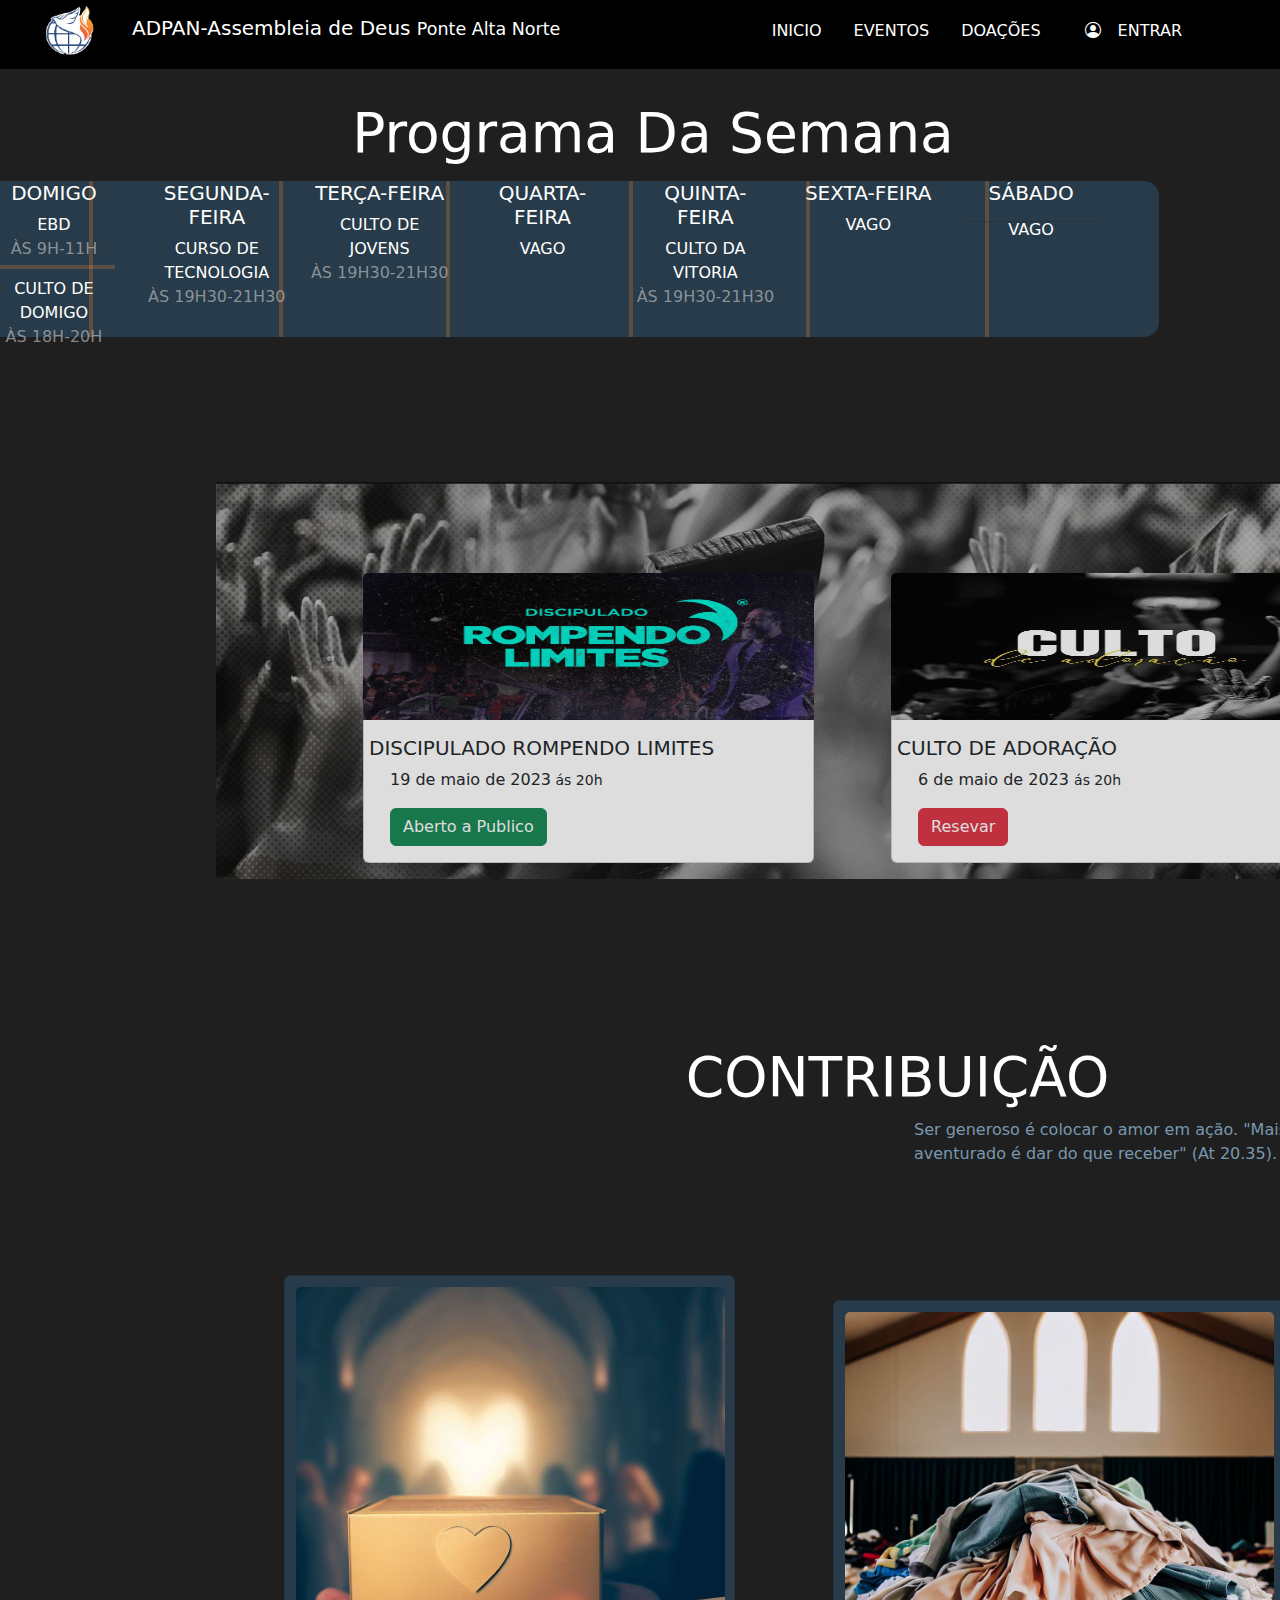
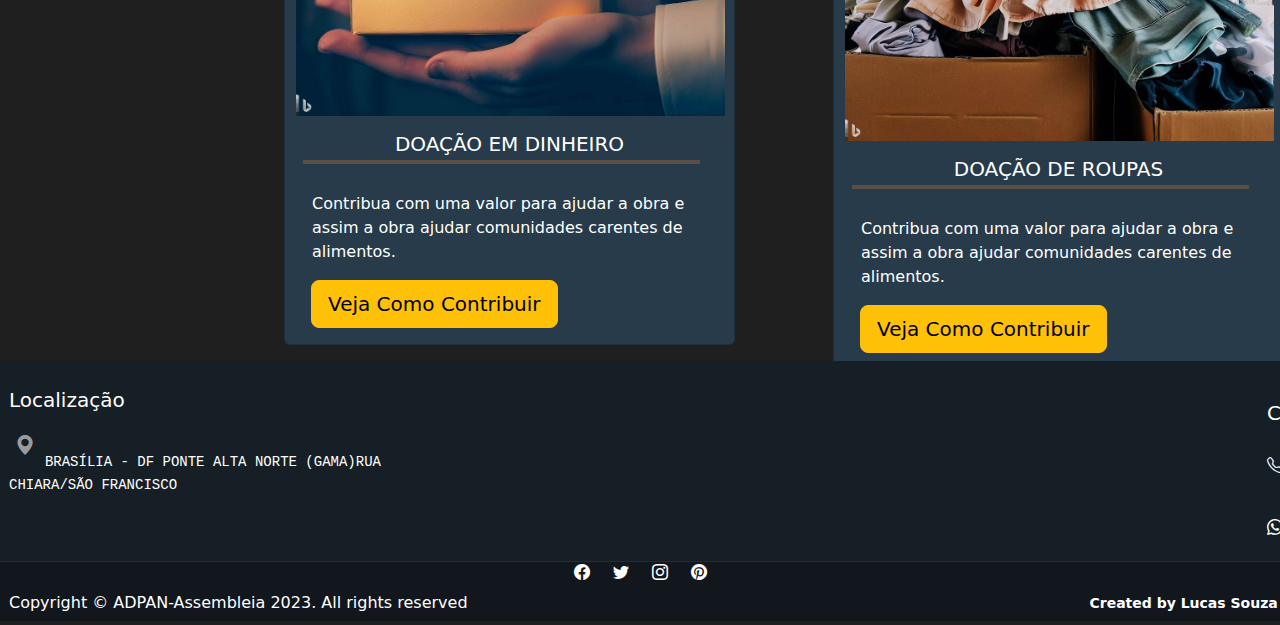
<file: index.html>
<!DOCTYPE html>
<html lang="pt-br">

<head>
    <meta charset="UTF-8">
    <meta name="author" content="Lucas Souza">
    <meta name="viewport" content="width=device-width, initial-scale=1.0">
    <link rel="stylesheet" href="./lib/bootstrap/css/bootstrap.min.css">
    <link rel="stylesheet" href="./lib/OwlCarousel2/dist/assets/owl.carousel.min.css">
    <link rel="stylesheet" href="./lib/OwlCarousel2/dist/assets/owl.theme.default.min.css">
    <link rel="stylesheet" href="https://cdn.jsdelivr.net/npm/bootstrap-icons@1.10.4/font/bootstrap-icons.css">
    <link rel="stylesheet" href="./css/estilo.css">
    <link rel="stylesheet" href="./css/responsive.css">
    <link rel="shortcut icon" href="Ico/LogoIgreja.ico" type="image/x-icon">
    <title>Veste Sagrada</title>
</head>

<body>
    <header>
        <div class="container">
            <a href="index.html"><img src="./img/LogoIgreja.png" alt="LogoIgreja"></a>
        </div>
        <div class="container">
            <div class="row nav-bar">
                <h1>ADPAN-Assembleia de Deus <small>Ponte Alta Norte</small></h1>
            </div>
        </div>
        <div id="menu">
            <div class="container">
                <div class="row">
                    <ul class="nav justify-content-end">
                        <li class="nav-item">
                            <a class="nav-link" href="index.html">Inicio</a>
                        </li>
                        <li class="nav-item">
                            <a class="nav-link" href="eventos.html">Eventos</a>
                        </li>
                        <li class="nav-item">
                            <a class="nav-link" href="doacoes.html">Doações</a>
                        </li>
                        <li class="nav-item">
                            <a class="nav-link" href="login.html"><i class="bi bi-person-circle"></i> Entrar </a>
                        </li>
                    </ul>
                </div>
            </div>
        </div>
    </header>
    <section>
        <div id="Programa">
            <h1>Programa Da Semana</h1>
        </div>
        <div id="Caixa">
            <div class="container text-center">
                <div class="row align-items-start">
                    <div class="col">
                        <h5>Domigo</h5>
                        <hr class="linha-1">
                        <p>EBD<small> às 9h-11h</small></p>
                        <hr class="divisa">
                        <p class="info">Culto de Domigo <small>às 18h-20h</small></p>
                    </div>
                    <div class="col">
                        <h5>Segunda-Feira</h5>
                        <hr class="linha-2">
                        <p>Curso de Tecnologia<small>às 19h30-21h30</small></p>

                    </div>
                    <div class="col">
                        <h5>Terça-Feira</h5>
                        <hr class="linha-3">
                        <p>Culto de Jovens<small>às 19h30-21h30</small></p>
                    </div>
                    <div class="col">
                        <h5 0>Quarta-Feira</h5>
                        <hr class="linha-4">
                        <p>Vago</p>
                    </div>
                    <div class="col">
                        <h5>Quinta-Feira</h5>
                        <hr class="linha-5">
                        <p>Culto da Vitoria<small>às 19h30-21h30</small></p>
                    </div>
                    <div class="col">
                        <h5>Sexta-Feira</h5>
                        <hr class="linha-6">
                        <p>Vago</p>
                    </div>
                    <div class="col">
                        <h5>Sábado</h5>
                        <hr class="linha-7">
                        <p class="info">Vago</p>
                    </div>
                </div>
            </div>
        </div>
        <div id="Eventos">
            <div class="conteiner">
                <div class="card">
                    <img src="./img/C.jpg" class="card-img-top img-size" alt="...">
                    <div class="card-body">
                        <h5 class="card-title">Discipulado Rompendo Limites</h5>
                        <p class="card-text">19 de maio de 2023<small> ás 20h</small></p>
                        <a href="eventos.html" class="btn btn-success">Aberto a Publico</a>
                    </div>
                </div>
                <div class="card">
                    <img src="./img/H.jpg" class="card-img-top img-size" alt="...">
                    <div class="card-body">
                        <h5 class="card-title">Culto de adoração</h5>
                        <p class="card-text">6 de maio de 2023 <small> ás 20h </small></p>
                        <a href="eventos.html" class="btn btn-danger">Resevar</a>
                    </div>
                </div>
            </div>
        </div>
        <div id="Contribuicao">
            <div class="container">
                <h1>Contribuição</h1>
                <p>Ser generoso é colocar o amor em ação. "Mais bem-aventurado é dar do que receber" (At 20.35).</p>
            </div>
            <div class="card">
                <img src="./img/Doacao.jpg" class="card-img-top" alt="Doações">
                <div class="card-body">
                    <h5 class="card-title">Doação em dinheiro</h5>
                    <hr class="divisa">
                    <p class="card-text">Contribua com uma valor para ajudar a obra e assim a obra ajudar comunidades
                        carentes de alimentos.</p>
                    <a href="doacoes.html" class="btn btn-warning btn-lg">Veja Como Contribuir</a>
                </div>
            </div>
            <div class="card c-alin">
                <img src="./img/doacao2.jpg" class="card-img-top" alt="Doações">
                <div class="card-body">
                    <h5 class="card-title">Doação de Roupas</h5>
                    <hr class="divisa">
                    <p class="card-text">Contribua com uma valor para ajudar a obra e assim a obra ajudar
                        comunidades
                        carentes de alimentos.</p>
                    <a href="doacoes.html" class="btn btn-warning btn-lg">Veja Como Contribuir</a>
                </div>
            </div>
        </div>
    </section>

    <footer>

        <div class="row row-cinza-claro">
            <div class="col-md-4 col-get-in-touch">
                <h5>Localização</h5>
                <br>
                <address>
                    <i class="bi bi-geo-alt-fill"></i>
                    <samp>BRASÍLIA - df Ponte alta norte (GAMA)Rua Chiara/São francisco</samp>
                </address>
            </div>
            <div class="col-md-4 col-contato">
                <h5>Contato</h5>
                <br>
                <p><a href="#"></a><i class="bi bi-telephone"></i> (61)00000-0000</p>
                <br>
                <p><a href="#"></a><i class="bi bi-whatsapp"></i> (61)00000-0000</p>
            </div>
        </div>
        <div class="row row-cinza-escuro">
            <div class="container-md">
                <div class="text-center list-socials">
                    <ul class="list-unstyled">
                        <li> <a href="#"><i class="bi bi-facebook"></i></a>
                        </li>
                        <li> <a href="#"><i class="bi bi-twitter"></i></a>
                        </li>
                        <li> <a href="#">
                                <i class="bi bi-instagram"></i>
                            </a>
                        </li>
                        <li> <a href="#">
                                <i class="bi bi-pinterest"></i>
                            </a>
                        </li>
                    </ul>
                </div>

                <p class="float-md-start">Copyright © ADPAN-Assembleia 2023. All rights reserved</p>
                <p class="float-md-end text-roxo">Created by Lucas Souza</p>

            </div>
        </div>
    </footer>

    <script src="./lib/bootstrap/js/bootstrap.min.js"></script>
    <script src="./lib/jQuery/jquery.min.js"></script>
    <script src="./lib/OwlCarousel2/dist/owl.carousel.min.js"></script>
    <script src="./js/efeito.js"></script>
</body>

</html>
</file>
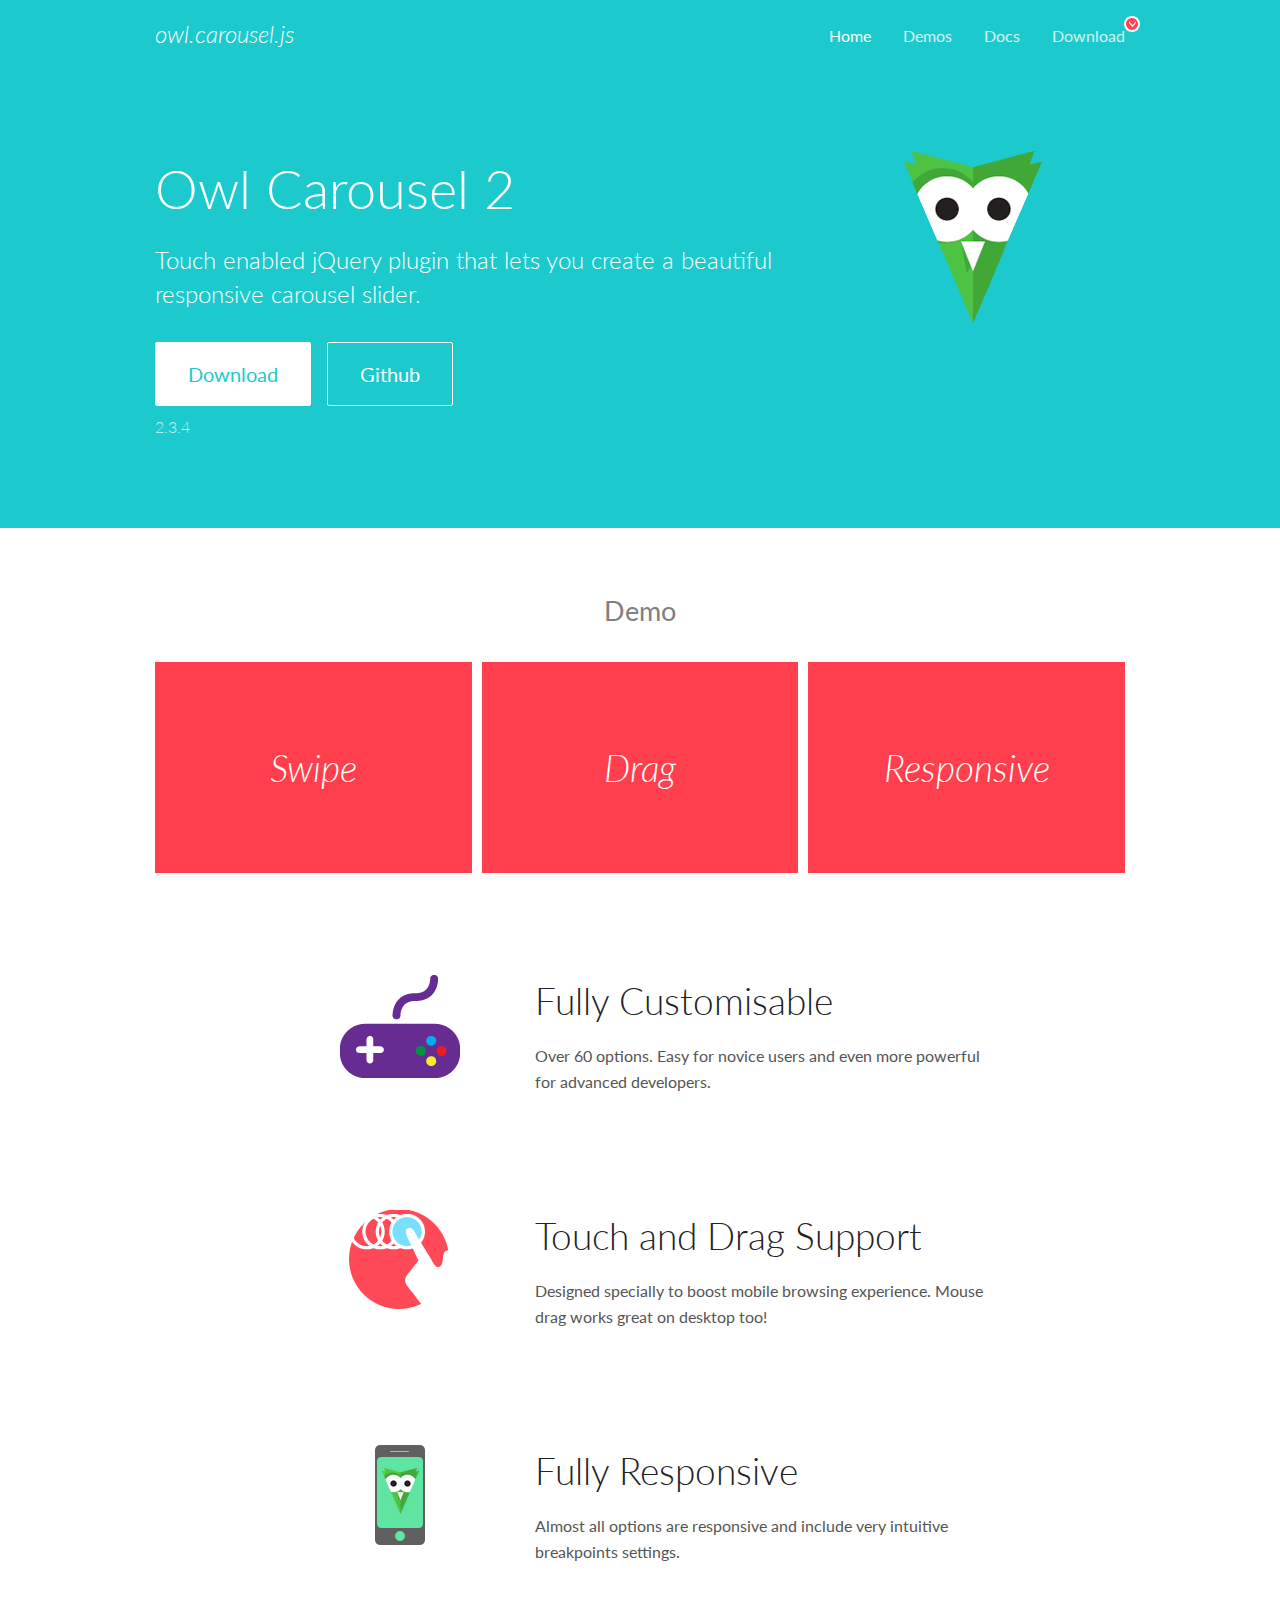
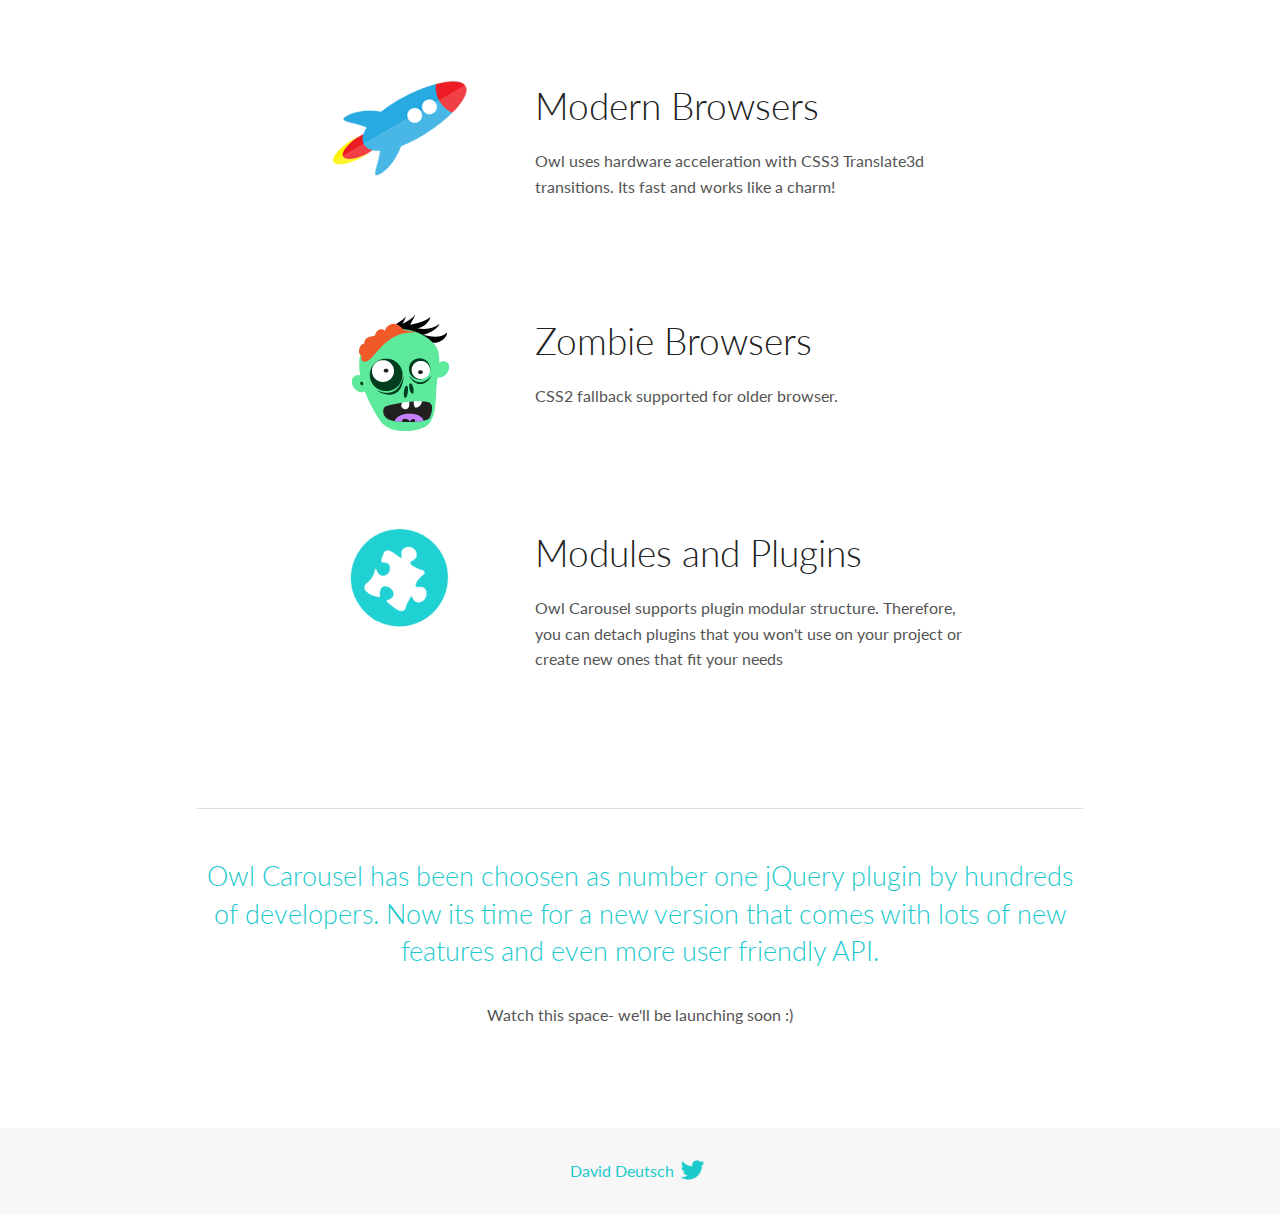
<file: lib/OwlCarousel2/docs/index.html>
<!DOCTYPE html>
<html lang="en">
  <head>

    <!-- head -->
    <meta charset="utf-8">
    <meta name="msapplication-tap-highlight" content="no" />
    <meta name="viewport" content="width=device-width, initial-scale=1.0" />
    <meta name="description" content="Touch enabled jQuery plugin that lets you create beautiful responsive carousel slider.">
    <meta name="author" content="David Deutsch">
    <title>
      Home | Owl Carousel | 2.3.4
    </title>

    <!-- Stylesheets -->
    <link href='https://fonts.googleapis.com/css?family=Lato:300,400,700,400italic,300italic' rel='stylesheet' type='text/css'>
    <link rel="stylesheet" href="assets/css/docs.theme.min.css">

    <!-- Owl Stylesheets -->
    <link rel="stylesheet" href="assets/owlcarousel/assets/owl.carousel.min.css">
    <link rel="stylesheet" href="assets/owlcarousel/assets/owl.theme.default.min.css">

    <!-- HTML5 shim and Respond.js IE8 support of HTML5 elements and media queries -->

    <!--[if lt IE 9]>
      <script src="https://oss.maxcdn.com/libs/html5shiv/3.7.0/html5shiv.js"></script>
      <script src="https://oss.maxcdn.com/libs/respond.js/1.3.0/respond.min.js"></script>
    <![endif]-->

    <!-- Favicons -->
    <link rel="apple-touch-icon-precomposed" sizes="144x144" href="assets/ico/apple-touch-icon-144-precomposed.png">
    <link rel="shortcut icon" href="assets/ico/favicon.png">
    <link rel="shortcut icon" href="favicon.ico">

    <!-- Yeah i know js should not be in header. Its required for demos.-->

    <!-- javascript -->
    <script src="assets/vendors/jquery.min.js"></script>
    <script src="assets/owlcarousel/owl.carousel.js"></script>
  </head>
  <body>

    <!-- header -->
    <header class="header">
      <div class="row">
        <div class="large-12 columns">
          <div class="brand left">
            <h3>
              <a href="/OwlCarousel2/">owl.carousel.js</a> 
            </h3>
          </div>
          <a id="toggle-nav" class="right">
            <span></span> <span></span> <span></span> 
          </a> 
          <div class="nav-bar">
            <ul class="clearfix">
              <li class="active">
                <a href="/OwlCarousel2/index.html">Home</a> 
              </li>
              <li> <a href="/OwlCarousel2/demos/demos.html">Demos</a>  </li>
              <li> <a href="/OwlCarousel2/docs/started-welcome.html">Docs</a>  </li>
              <li>
                <a href="https://github.com/OwlCarousel2/OwlCarousel2/archive/2.3.4.zip">Download</a> 
                <span class="download"></span> 
              </li>
            </ul>
          </div>
        </div>
      </div>
    </header>

    <!-- home panel -->
    <section id="hero">
      <div class="row">
        <div class="large-8 medium-8 columns">
          <h1>Owl Carousel 2</h1>
          <h4>Touch enabled jQuery plugin that lets you create a beautiful responsive carousel slider.</h4>
          <a href="https://github.com/OwlCarousel2/OwlCarousel2/archive/2.3.4.zip" class="hero-button">Download</a> 
          <a href="https://github.com/OwlCarousel2/OwlCarousel2" class="hero-button outline">Github</a> 
          <p>2.3.4</p>
        </div>
        <div class="large-4 medium-4 columns">
          <img class="owl-logo" src="assets/img/owl-logo.png" alt="mr. Owl">
        </div>
      </div>
    </section>

    <!-- body -->
    <div class="home-demo">
      <div class="row">
        <div class="large-12 columns">
          <h3>Demo</h3>
          <div class="owl-carousel">
            <div class="item">
              <h2>Swipe</h2>
            </div>
            <div class="item">
              <h2>Drag</h2>
            </div>
            <div class="item">
              <h2>Responsive</h2>
            </div>
            <div class="item">
              <h2>CSS3</h2>
            </div>
            <div class="item">
              <h2>Fast</h2>
            </div>
            <div class="item">
              <h2>Easy</h2>
            </div>
            <div class="item">
              <h2>Free</h2>
            </div>
            <div class="item">
              <h2>Upgradable</h2>
            </div>
            <div class="item">
              <h2>Tons of options</h2>
            </div>
            <div class="item">
              <h2>Infinity</h2>
            </div>
            <div class="item">
              <h2>Auto Width</h2>
            </div>
          </div>
        </div>
      </div>
    </div>
    <script>
      var owl = $('.owl-carousel');
      owl.owlCarousel({
        margin: 10,
        loop: true,
        responsive: {
          0: {
            items: 1
          },
          600: {
            items: 2
          },
          1000: {
            items: 3
          }
        }
      })
    </script>

    <!-- features -->
    <div id="features">
      <div class="row">
        <div class="small-12 medium-9 small-centered columns">
          <section class="row feature">
            <div class="medium-4 small-12 columns">
              <img src="assets/img/feature-options.png" alt="">
            </div>
            <div class="medium-8 small-12 columns">
              <h2>Fully Customisable</h2>
              <p>Over 60 options. Easy for novice users and even more powerful for advanced developers.</p>
            </div>
          </section>
          <section class="row feature">
            <div class="medium-4 small-12 columns">
              <img src="assets/img/feature-drag.png" alt="">
            </div>
            <div class="medium-8 small-12 columns">
              <h2>Touch and Drag Support</h2>
              <p>Designed specially to boost mobile browsing experience. Mouse drag works great on desktop too!</p>
            </div>
          </section>
          <section class="row feature">
            <div class="medium-4 small-12 columns">
              <img src="assets/img/feature-responsive.png" alt="">
            </div>
            <div class="medium-8 small-12 columns">
              <h2>Fully Responsive</h2>
              <p>Almost all options are responsive and include very intuitive breakpoints settings.</p>
            </div>
          </section>
          <section class="row feature">
            <div class="medium-4 small-12 columns">
              <img src="assets/img/feature-modern.png" alt="">
            </div>
            <div class="medium-8 small-12 columns">
              <h2>Modern Browsers</h2>
              <p>Owl uses hardware acceleration with CSS3 Translate3d transitions. Its fast and works like a charm! </p>
            </div>
          </section>
          <section class="row feature">
            <div class="medium-4 small-12 columns">
              <img src="assets/img/feature-zombie.png" alt="">
            </div>
            <div class="medium-8 small-12 columns">
              <h2>Zombie Browsers</h2>
              <p>CSS2 fallback supported for older browser.</p>
            </div>
          </section>
          <section class="row feature">
            <div class="medium-4 small-12 columns">
              <img src="assets/img/feature-module.png" alt="">
            </div>
            <div class="medium-8 small-12 columns">
              <h2>Modules and Plugins</h2>
              <p>Owl Carousel supports plugin modular structure. Therefore, you can detach plugins that you won&#x27;t use on your project or create new ones that fit your needs</p>
            </div>
          </section>
        </div>
      </div>
    </div>

    <!-- footer -->
    <section id="teaser-text">
      <div class="row">
        <div class="small-12 medium-11 small-centered columns">
          <hr>
          <h3 id="owl-carousel-has-been-choosen-as-number-one-jquery-plugin-by-hundreds-of-developers-now-its-time-for-a-new-version-that-comes-with-lots-of-new-features-and-even-more-user-friendly-api-">Owl Carousel has been choosen as number one jQuery plugin by hundreds of developers. Now its time for a new version that comes with lots of new features and even more user friendly API.</h3>
          <p>Watch this space- we&#39;ll be launching soon :)</p>
        </div>
      </div>
    </section>

    <!-- footer -->
    <footer class="footer">
      <div class="row">
        <div class="large-12 columns">
          <h5>
            <a href="/OwlCarousel2/docs/support-contact.html">David Deutsch</a> 
            <a id="custom-tweet-button" href="https://twitter.com/share?url=https://github.com/OwlCarousel2/OwlCarousel2&text=Owl Carousel - This is so awesome! " target="_blank"></a> 
          </h5>
        </div>
      </div>
    </footer>

    <!-- vendors -->
    <script src="assets/vendors/highlight.js"></script>
    <script src="assets/js/app.js"></script>
  </body>
</html>
</file>
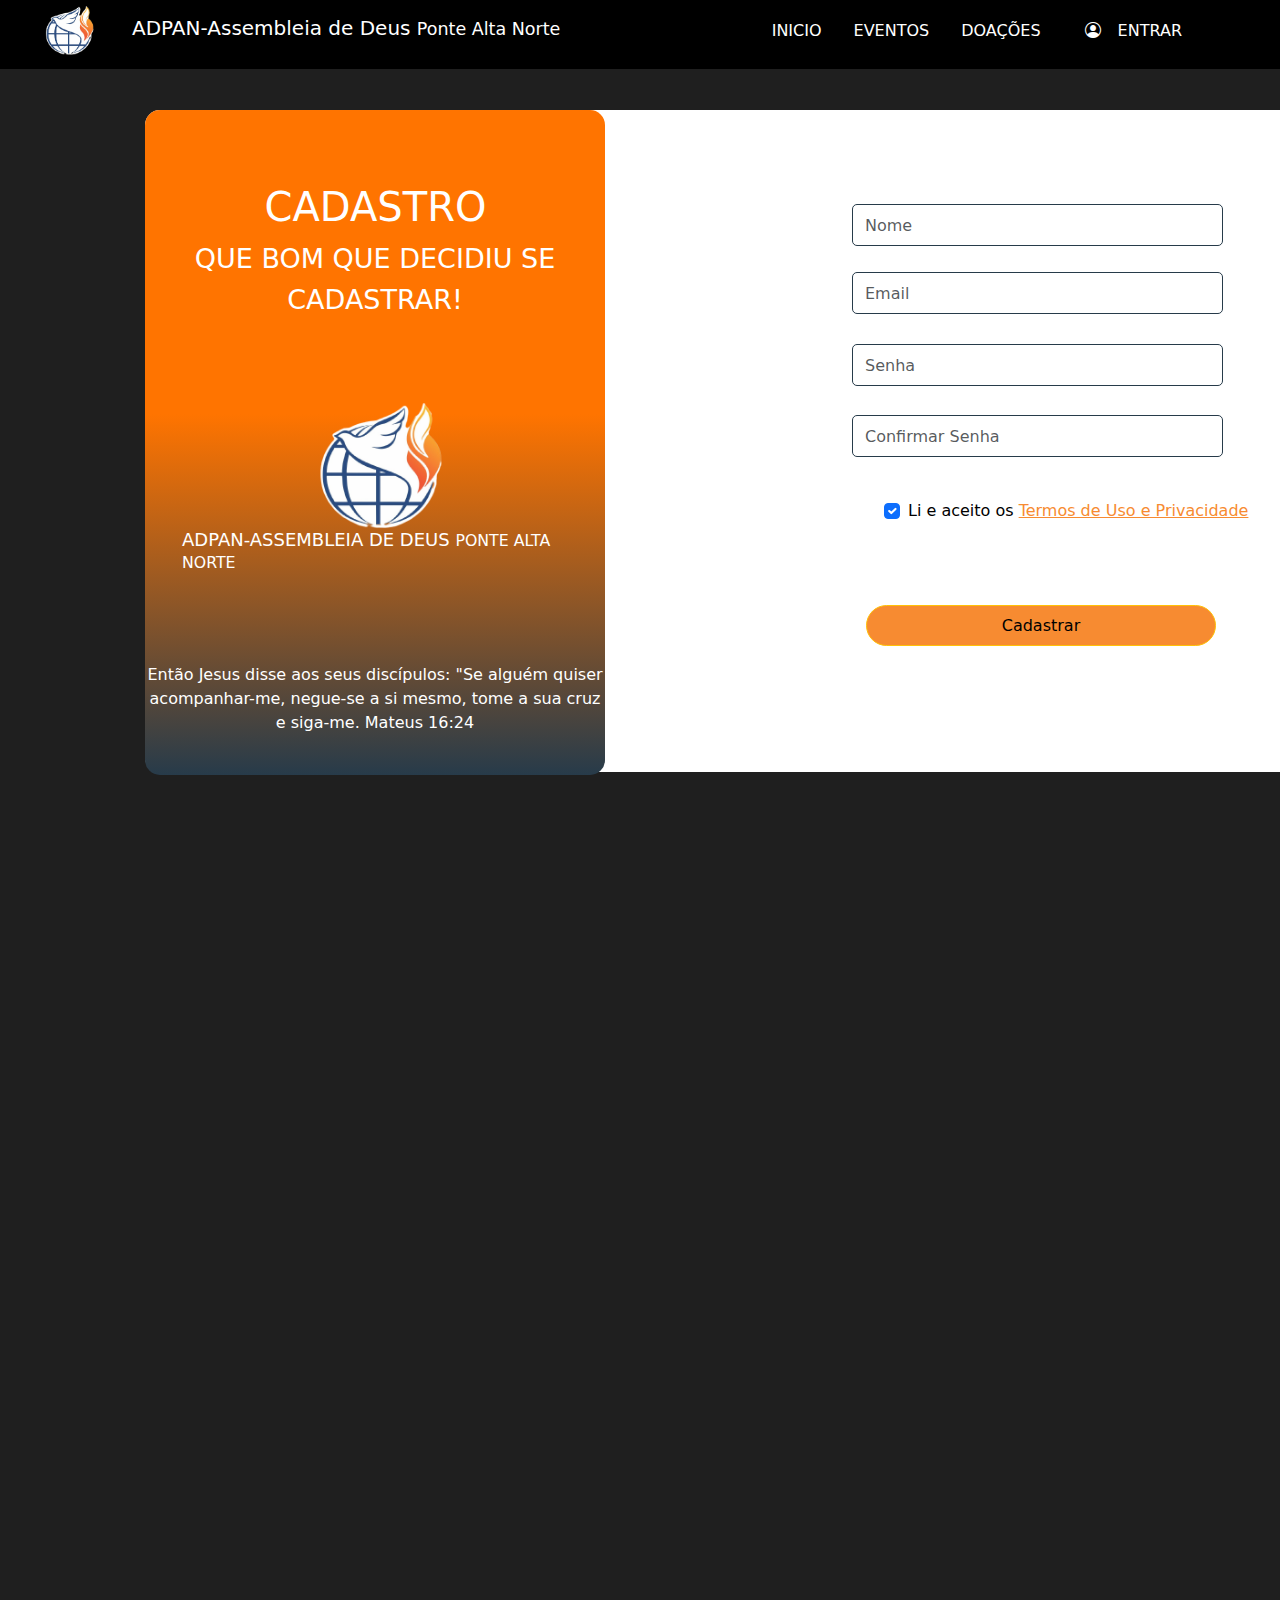
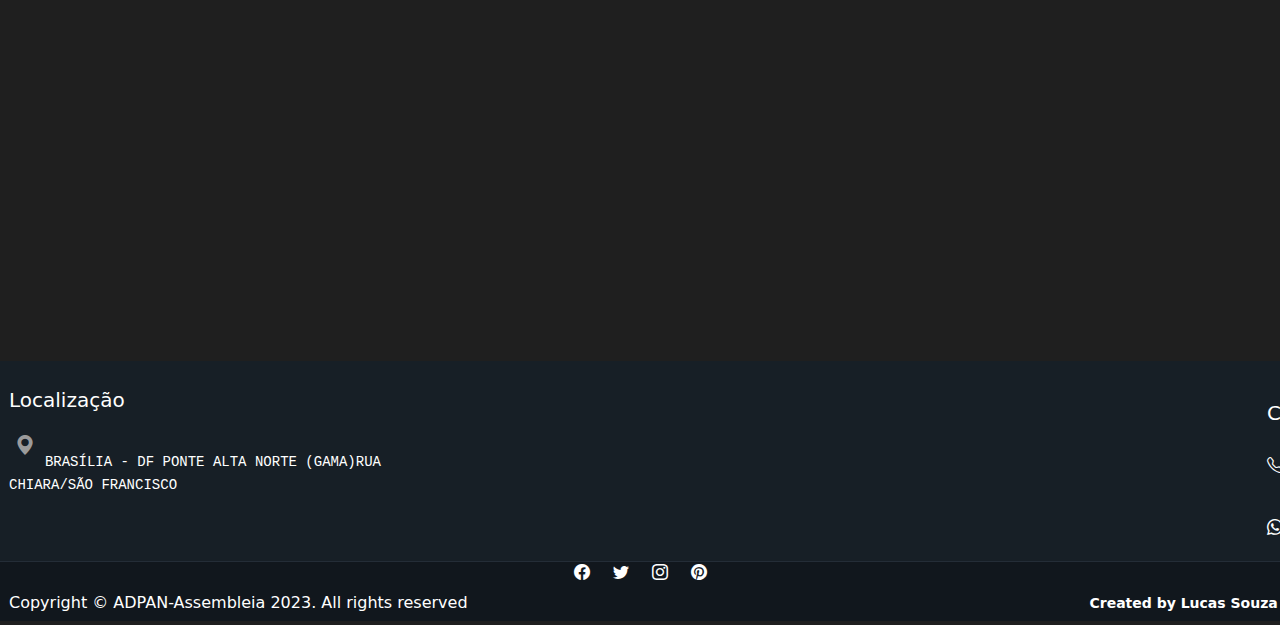
<file: cadastro.html>
<!DOCTYPE html>
<html lang="pt-br">

<head>
    <meta charset="UTF-8">
    <meta http-equiv="X-UA-Compatible" content="IE=edge">
    <meta name="author" content="Lucas Souza">
    <meta name="viewport" content="width=device-width, initial-scale=1.0">
    <link rel="stylesheet" href="./lib/bootstrap/css/bootstrap.min.css">
    <link rel="stylesheet" href="./lib/OwlCarousel2/dist/assets/owl.carousel.min.css">
    <link rel="stylesheet" href="./lib/OwlCarousel2/dist/assets/owl.theme.default.min.css">
    <link rel="stylesheet" href="https://cdn.jsdelivr.net/npm/bootstrap-icons@1.10.4/font/bootstrap-icons.css">
    <link rel="stylesheet" href="./css/estilo.css">
    <link rel="stylesheet" href="./css/responsive.css">
    <link rel="shortcut icon" href="Ico/LogoIgreja.ico" type="image/x-icon">
    <title>Veste Sagrada-Cadastro</title>
</head>

<body>
    <header>
        <div class="container">
            <a href="index.html"><img src="./img/LogoIgreja.png" alt="LogoIgreja"></a>
        </div>
        <div class="container">
            <div class="row nav-bar">
                <h1>ADPAN-Assembleia de Deus <small>Ponte Alta Norte</small></h1>
            </div>
        </div>
        <div id="menu">
            <div class="container">
                <div class="row">
                    <ul class="nav justify-content-end">
                        <li class="nav-item">
                            <a class="nav-link" href="index.html">Inicio</a>
                        </li>
                        <li class="nav-item">
                            <a class="nav-link" href="eventos.html">Eventos</a>
                        </li>
                        <li class="nav-item">
                            <a class="nav-link" href="doacoes.html">Doações</a>
                        </li>
                        <li class="nav-item">
                            <a class="nav-link" href="login.html"><i class="bi bi-person-circle"></i> Entrar </a>
                        </li>
                    </ul>
                </div>
            </div>
        </div>
    </header>
    <section>
        <div id="CaixaDeCadastro">
            <div id="retaculo">
                <div class="titulo-retaculo">
                    <h1>Cadastro</h1>
                </div>
                <div class="text-retaculo">
                    <p>Que bom que decidiu se cadastrar!</p>
                </div>
                <div class="img-retaculo">
                    <img src="./img/LogoIgreja.png" alt="Logo">
                    <h4>ADPAN-Assembleia de Deus <small>Ponte Alta Norte</small></h4>
                </div>
                <div class="text">
                    <p>Então Jesus disse aos seus discípulos: "Se alguém 
                        quiser acompanhar-me, negue-se a si mesmo, tome a sua cruz e siga-me. 
                        
                        Mateus 16:24</p>
                </div>
            </div>
            <div id="dadosCadastro">
                <form action="" method="post">
                    <div class="mb-3">
                        <input type="text" class="form-control nome" id="exampleFormControlInput1" placeholder="Nome" required>
                    </div>
                    <div class="mb-3">
                        <input type="email" name="email" class="form-control email" id="exampleFormControlInput1"
                            placeholder="Email" required>
                    </div>
                    <div class="row g-3 align-items-center">
                        <input type="password" id="inputPassword6" class="form-control senha"
                            aria-labelledby="passwordHelpInline" placeholder="Senha" required>
                    </div>
                    <div class="row g-3 align-items-center">
                        <input type="password" id="inputPassword6" class="form-control senha1"
                            aria-labelledby="passwordHelpInline" placeholder="Confirmar Senha" required>
                    </div>
                    <div class="form-check">
                        <input class="form-check-input" type="checkbox" value="" id="flexCheckChecked" checked>
                        <label class="form-check-label" for="flexCheckChecked">
                          Li e aceito os <a href="#">Termos de Uso e Privacidade</a>
                        </label>
                        <div class="col-auto">
                            <button type="submit" class="btn btn-warning mb-3 btn-cadastro">Cadastrar</button>
                        </div>
                </form>

            </div>
        </div>
    </section>

    <footer>

        <div class="row row-cinza-claro">
            <div class="col-md-4 col-get-in-touch">
                <h5>Localização</h5>
                <br>
                <address>
                    <i class="bi bi-geo-alt-fill"></i>
                    <samp>BRASÍLIA - df Ponte alta norte (GAMA)Rua Chiara/São francisco</samp>
                </address>
            </div>
            <div class="col-md-4 col-contato">
                <h5>Contato</h5>
                <br>
                <p><a href="#"></a><i class="bi bi-telephone"></i> (61)00000-0000</p>
                <br>
                <p><a href="#"></a><i class="bi bi-whatsapp"></i> (61)00000-0000</p>
            </div>
        </div>
        <div class="row row-cinza-escuro">
            <div class="container-md">
                <div class="text-center list-socials">
                    <ul class="list-unstyled">
                        <li> <a href="#"><i class="bi bi-facebook"></i></a>
                        </li>
                        <li> <a href="#"><i class="bi bi-twitter"></i></a>
                        </li>
                        <li> <a href="#">
                                <i class="bi bi-instagram"></i>
                            </a>
                        </li>
                        <li> <a href="#">
                                <i class="bi bi-pinterest"></i>
                            </a>
                        </li>
                    </ul>
                </div>

                <p class="float-md-start">Copyright © ADPAN-Assembleia 2023. All rights reserved</p>
                <p class="float-md-end text-roxo">Created by Lucas Souza</p>

            </div>
        </div>
    </footer>

    <script src="./lib/bootstrap/js/bootstrap.min.js"></script>
    <script src="./lib/jQuery/jquery.min.js"></script>
    <script src="./lib/OwlCarousel2/dist/owl.carousel.min.js"></script>
    <script src="./js/efeito.js"></script>

</body>

</html>
</file>
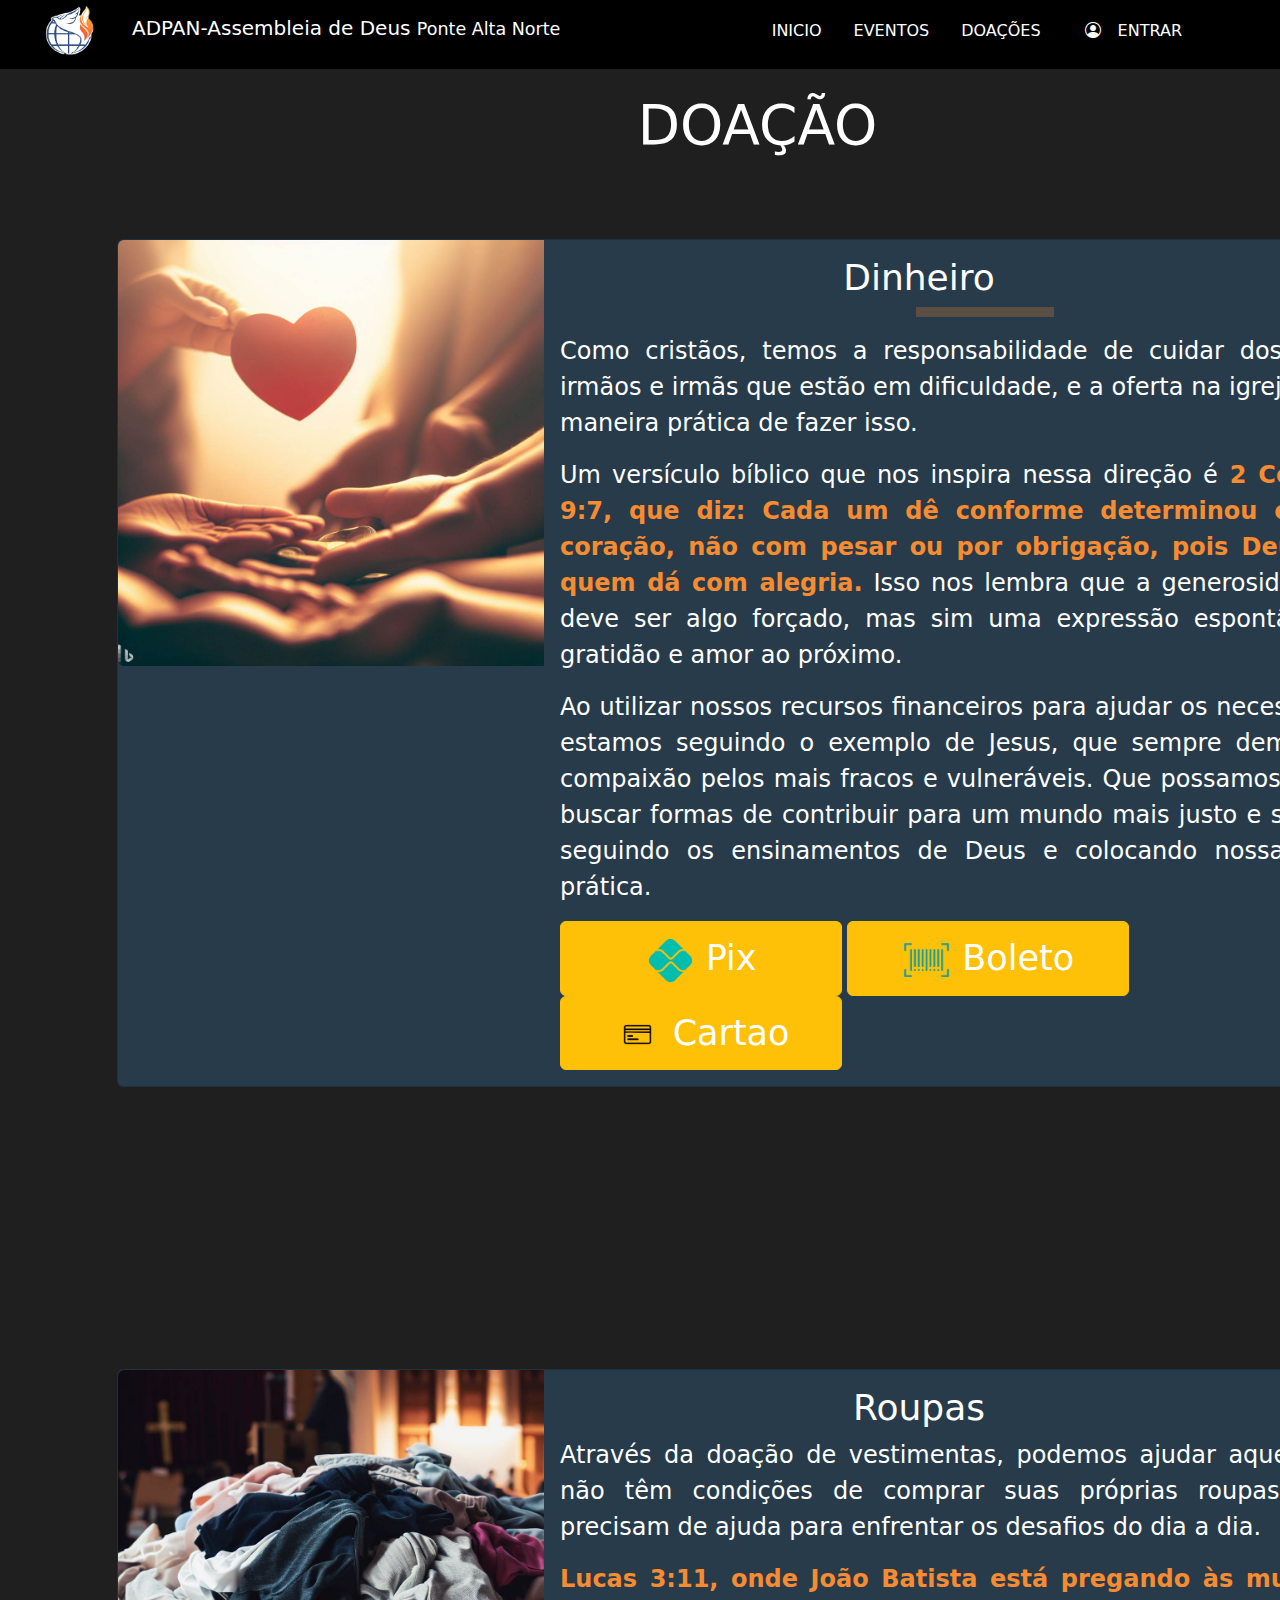
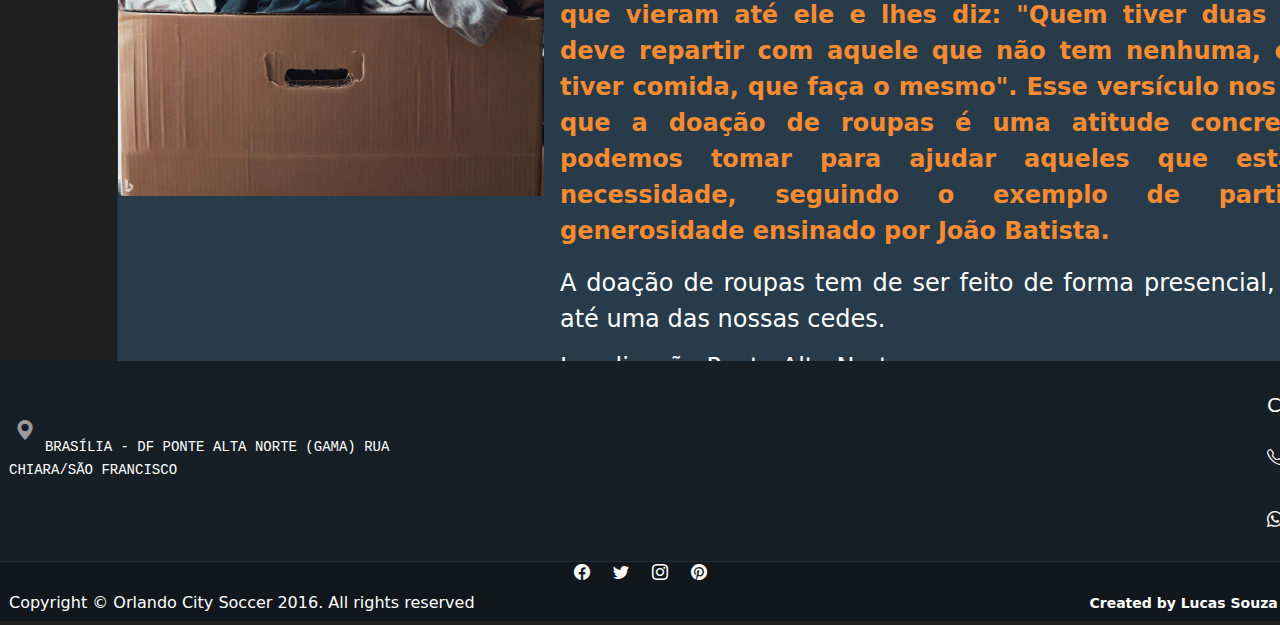
<file: doacoes.html>
<!DOCTYPE html>
<html lang="pt-br">

<head>
    <meta charset="UTF-8">
    <meta http-equiv="X-UA-Compatible" content="IE=edge">
    <meta name="author" content="Lucas Souza">
    <meta name="viewport" content="width=device-width, initial-scale=1.0">
    <link rel="stylesheet" href="./lib/bootstrap/css/bootstrap.min.css">
    <link rel="stylesheet" href="./lib/OwlCarousel2/dist/assets/owl.carousel.min.css">
    <link rel="stylesheet" href="./lib/OwlCarousel2/dist/assets/owl.theme.default.min.css">
    <link rel="stylesheet" href="https://cdn.jsdelivr.net/npm/bootstrap-icons@1.10.4/font/bootstrap-icons.css">
    <link rel="stylesheet" href="./css/estilo.css">
    <link rel="stylesheet" href="./css/responsive.css">
    <link rel="shortcut icon" href="Ico/LogoIgreja.ico" type="image/x-icon">
    <title>Veste Sagrada-Doações</title>
</head>

<body>
    <header>
        <div class="container">
            <img src="./img/LogoIgreja.png" alt="LogoIgreja">
        </div>
        <div class="container">
            <div class="row nav-bar">
                <h1>ADPAN-Assembleia de Deus <small>Ponte Alta Norte</small></h1>
            </div>
        </div>
        <div id="menu">
            <div class="container">
                <div class="row">
                    <ul class="nav justify-content-end">
                        <li class="nav-item">
                            <a class="nav-link" href="index.html">Inicio</a>
                        </li>
                        <li class="nav-item">
                            <a class="nav-link" href="eventos.html">Eventos</a>
                        </li>
                        <li class="nav-item">
                            <a class="nav-link" href="doacoes.html">Doações</a>
                        </li>
                        <li class="nav-item">
                            <a class="nav-link" href="login.html"><i class="bi bi-person-circle"></i> Entrar </a>
                        </li>
                    </ul>
                </div>
            </div>
        </div>
    </header>
    <section id="doacao">
        <h1 class="title">Doação</h1>
        <div class="card mb-3 ">
            <div class="row g-0">
                <div class="col-md-4">
                    <img src="./img/Coracao.jpg" class="img-fluid rounded-start" alt="Doções-Dinheiro">
                </div>
                <div class="col-md-8">
                    <div class="card-body">
                        <h5 class="card-title">Dinheiro</h5>
                        <hr>
                        <p class="card-text">Como cristãos, temos a responsabilidade de cuidar dos nossos irmãos e irmãs
                            que estão em dificuldade, e a oferta na igreja é uma maneira prática de fazer isso.</p>
                        <p class="card-text">Um versículo bíblico que nos inspira nessa direção é<strong> 2 Coríntios
                                9:7, que
                                diz: Cada um dê conforme determinou em seu coração, não com pesar ou por obrigação, pois
                                Deus ama quem dá com alegria.</strong>
                            Isso nos lembra que a generosidade não deve ser algo forçado, mas sim uma expressão
                            espontânea de gratidão e amor ao próximo.</p>
                        <p class="card-text">Ao utilizar nossos recursos financeiros para ajudar os necessitados,
                            estamos seguindo o exemplo de Jesus, que sempre demonstrou compaixão pelos mais fracos e
                            vulneráveis. Que possamos sempre buscar formas de contribuir para um mundo mais justo e
                            solidário, seguindo os ensinamentos de Deus e colocando nossa fé em prática.</p>
                        <button type="button"  class="btn  btn-warning btn-small pagamento"><img src="./Ico/logoPix.ico" alt="Pix"> Pix</button>
                        <button type="button" class="btn  btn-warning  btn-small pagamento"><img src="./Ico/icone-boleto.ico" alt="Boleto"> Boleto</button>
                        <button type="button" class="btn  btn-warning  btn-small pagamento"><img src="./Ico/cartao.ico" alt="Cartao"> Cartao</button>
                    </div>
                </div>
            </div>
        </div>
        <div id="roupa">
            <div class="card mb-3">
                <div class="row g-0">
                    <div class="col-md-4">
                        <img src="./img/CaixaDeRoupa.jpg" class="img-fluid rounded-start" alt="Doacoes-Roupas">
                    </div>
                    <div class="col-md-8">
                        <div class="card-body">
                            <h5 class="card-title">Roupas</h5>
                            <p class="card-text">Através da doação de vestimentas, podemos ajudar aqueles que não têm
                                condições de comprar suas próprias roupas e que precisam de ajuda para enfrentar os
                                desafios
                                do dia a dia.</p>
                            <p class="card-text"><strong>Lucas 3:11, onde João Batista está pregando às multidões que
                                    vieram
                                    até ele e lhes diz: "Quem tiver duas túnicas deve repartir com aquele que não tem
                                    nenhuma, e quem tiver comida, que faça o mesmo". Esse versículo nos mostra que a
                                    doação
                                    de roupas é uma atitude concreta que podemos tomar para ajudar aqueles que estão em
                                    necessidade, seguindo o exemplo de partilha e generosidade ensinado por João
                                    Batista.</strong></p>
                            <p class="card-text">A doação de roupas tem de ser feito de forma presencial, levando até
                                uma
                                das nossas cedes.
                            </p>
                            <div class="local">
                                <h6>Localização Ponte Alta Norte</h6>

                                <p>bRASÍLIA - df
                                    Ponte alta norte (GAMA)
                                </p>
                                <small> Rua Chiara/São francisco</small>
                                <div class="santa">
                                    <h6>Localização Santa Maria</h6>

                                    <p>bRASÍLIA - df

                                    </p>
                                    <small>Santa Maria</small>
                                </div>

                            </div>

                        </div>
                    </div>
                </div>
            </div>
        </div>

    </section>
    <footer>

        <div class="row row-cinza-claro">
            <div class="col-md-4 col-get-in-touch">
                <address>
                    <i class="bi bi-geo-alt-fill"></i>
                    <samp>BRASÍLIA - df Ponte alta norte (GAMA) Rua Chiara/São francisco</samp>
                </address>
            </div>
            <div class="col-md-4 col-contato">
                <h5>Contato</h5>
                <br>
                <p><a href="#"></a><i class="bi bi-telephone"></i> (61)00000-0000</p>
                <br>
                <p><a href="#"></a><i class="bi bi-whatsapp"></i> (61)00000-0000</p>
            </div>
        </div>
        <div class="row row-cinza-escuro">
            <div class="container-md">
                <div class="text-center list-socials">
                    <ul class="list-unstyled">
                        <li> <a href="#"><i class="bi bi-facebook"></i></a>
                        </li>
                        <li> <a href="#"><i class="bi bi-twitter"></i></a>
                        </li>
                        <li> <a href="#">
                                <i class="bi bi-instagram"></i>
                            </a>
                        </li>
                        <li> <a href="#">
                                <i class="bi bi-pinterest"></i>
                            </a>
                        </li>
                    </ul>
                </div>

                <p class="float-md-start">Copyright © Orlando City Soccer 2016. All rights reserved</p>
                <p class="float-md-end text-roxo">Created by Lucas Souza</p>

            </div>
        </div>
    </footer>

    <script src="./lib/bootstrap/js/bootstrap.min.js"></script>
    <script src="./lib/jQuery/jquery.min.js"></script>
    <script src="./lib/OwlCarousel2/dist/owl.carousel.min.js"></script>
    <script src="./js/efeito.js"></script>


</body>

</html>
</file>
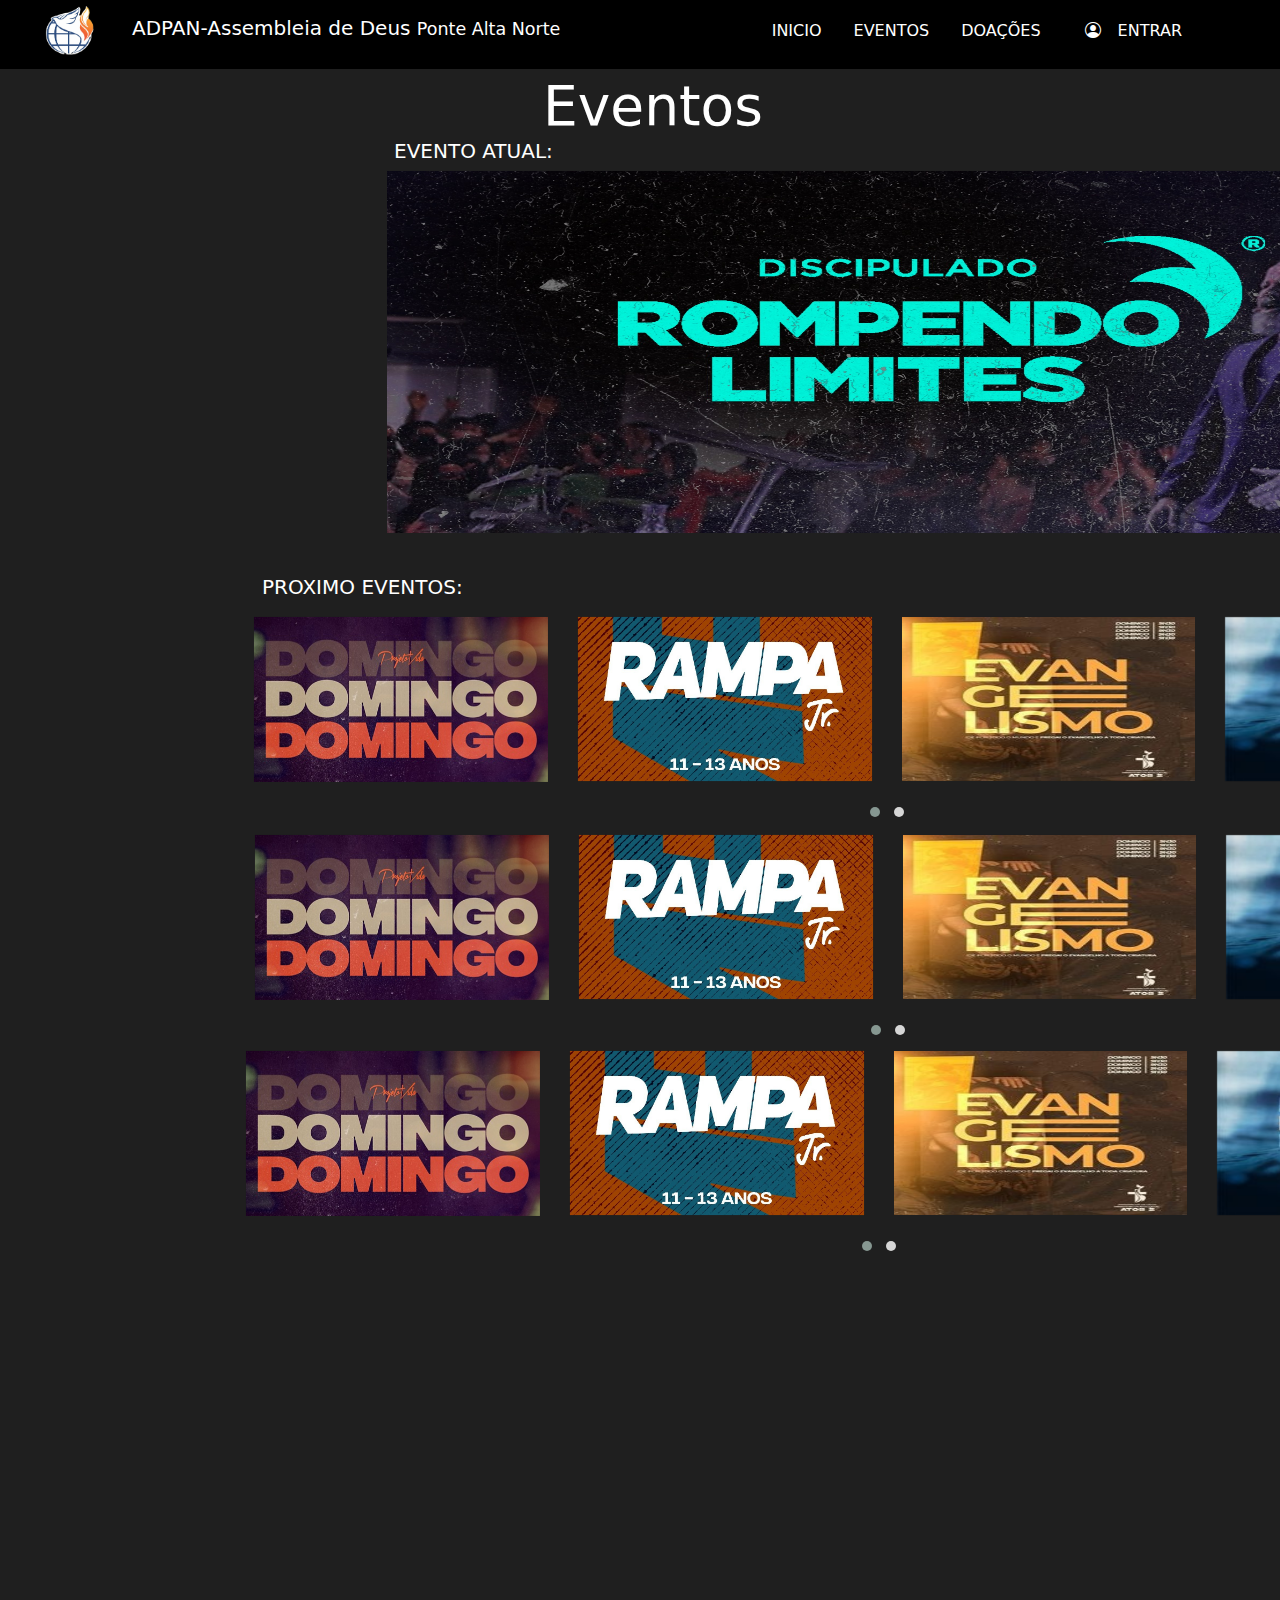
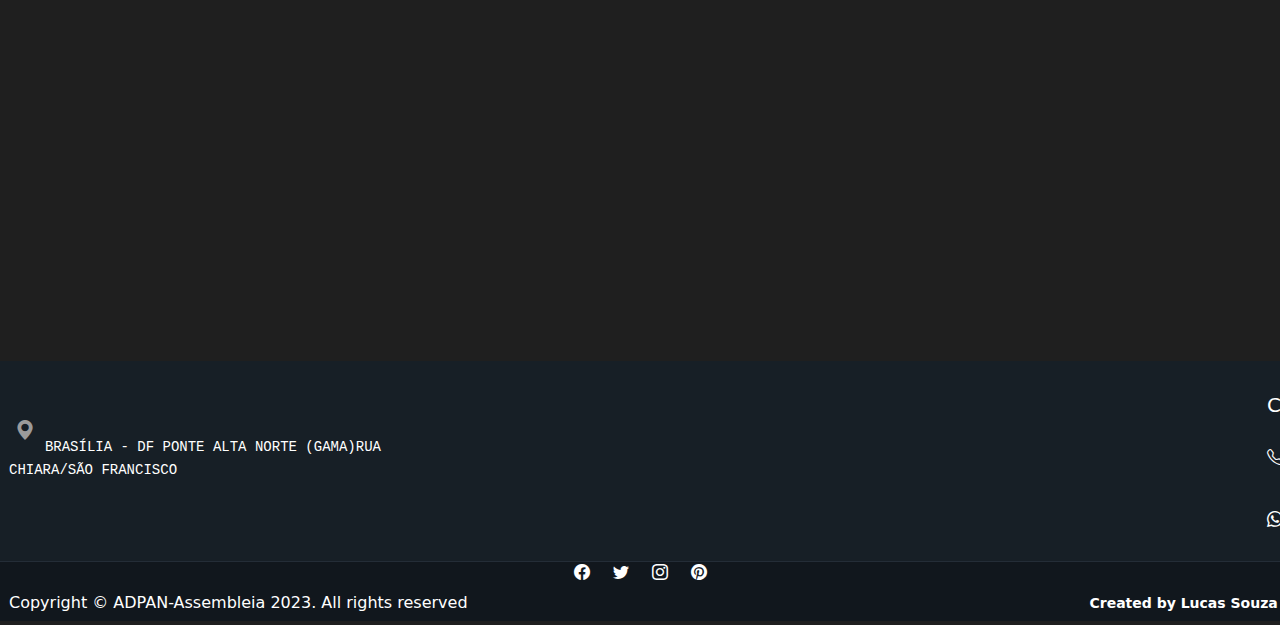
<file: eventos.html>
<!DOCTYPE html>
<html lang="pt-br">

<head>
    <meta charset="UTF-8">
    <meta http-equiv="X-UA-Compatible" content="IE=edge">
    <meta name="author" content="Lucas Souza">
    <meta name="viewport" content="width=device-width, initial-scale=1.0">
    <link rel="stylesheet" href="./lib/bootstrap/css/bootstrap.min.css">
    <link rel="stylesheet" href="./lib/OwlCarousel2/dist/assets/owl.carousel.min.css">
    <link rel="stylesheet" href="./lib/OwlCarousel2/dist/assets/owl.theme.default.min.css">
    <link rel="stylesheet" href="https://cdn.jsdelivr.net/npm/bootstrap-icons@1.10.4/font/bootstrap-icons.css">
    <link rel="stylesheet" href="./css/estilo.css">
    <link rel="shortcut icon" href="Ico/LogoIgreja.ico" type="image/x-icon">
    <title>Veste Sagrada-Eventos</title>
</head>

<body>
    <header>
        <div class="container">
            <a href="index.html"><img src="./img/LogoIgreja.png" alt="LogoIgreja"></a>
        </div>
        <div class="container">
            <div class="row nav-bar">
                <h1>ADPAN-Assembleia de Deus <small>Ponte Alta Norte</small></h1>
            </div>
        </div>
        <div id="menu">
            <div class="container">
                <div class="row">
                    <ul class="nav justify-content-end">
                        <li class="nav-item">
                            <a class="nav-link" href="index.html">Inicio</a>
                        </li>
                        <li class="nav-item">
                            <a class="nav-link" href="eventos.html">Eventos</a>
                        </li>
                        <li class="nav-item">
                            <a class="nav-link" href="doacoes.html">Doações</a>
                        </li>
                        <li class="nav-item">
                            <a class="nav-link" href="login.html"><i class="bi bi-person-circle"></i> Entrar </a>
                        </li>
                    </ul>
                </div>
            </div>
        </div>
    </header>
    <section class="eventos">
        <h1>Eventos</h1>
        <div id="EventoAtual">
            <h3>Evento Atual:</h3>
            <img src="./img/C.jpg" alt="Evento Atual">
        </div>

        <div id="LinhaEventos">
            <h4>Proximo Eventos:</h4>
            <div class="owl-carousel owl-theme">
                <div class="items">
                    <div class="item-inner">
                        <img src="./img/B.jpg" alt="Evento Atual">
                    </div>
                </div>
                <div class="items">
                    <div class="item-inner">
                        <img class="img-owl" src="./img/D.jpg" alt="Evento Atual">
                    </div>
                </div>
                <div class="items">
                    <div class="item-inner">
                        <img class="img-owl" src="./img/E.jpg" alt="Evento Atual">
                    </div>
                </div>
                <div class="items">
                    <div class="item-inner">
                        <img class="img-owl" src="./img/F.jpg" alt="Evento Atual">
                    </div>
                </div>
                <div class="items">
                    <div class="item-inner">
                        <img class="img-owl" src="./img/G.jpg" alt="Evento Atual">
                    </div>
                </div>
            </div>          
        </div>
        <div id="LinhaEventos2">
            <div class="owl-carousel owl-theme">
                <div class="items">
                    <div class="item-inner">
                        <img src="./img/B.jpg" alt="Evento Atual">
                    </div>
                </div>
                <div class="items">
                    <div class="item-inner">
                        <img class="img-owl" src="./img/D.jpg" alt="Evento Atual">
                    </div>
                </div>
                <div class="items">
                    <div class="item-inner">
                        <img class="img-owl" src="./img/E.jpg" alt="Evento Atual">
                    </div>
                </div>
                <div class="items">
                    <div class="item-inner">
                        <img class="img-owl" src="./img/F.jpg" alt="Evento Atual">
                    </div>
                </div>
                <div class="items">
                    <div class="item-inner">
                        <img class="img-owl" src="./img/G.jpg" alt="Evento Atual">
                    </div>
                </div>
            </div>          
        </div>
        <div id="LinhaEventos1">
            <div class="owl-carousel owl-theme">
                <div class="items">
                    <div class="item-inner">
                        <img src="./img/B.jpg" alt="Evento Atual">
                    </div>
                </div>
                <div class="items">
                    <div class="item-inner">
                        <img class="img-owl" src="./img/D.jpg" alt="Evento Atual">
                    </div>
                </div>
                <div class="items">
                    <div class="item-inner">
                        <img class="img-owl" src="./img/E.jpg" alt="Evento Atual">
                    </div>
                </div>
                <div class="items">
                    <div class="item-inner">
                        <img class="img-owl" src="./img/F.jpg" alt="Evento Atual">
                    </div>
                </div>
                <div class="items">
                    <div class="item-inner">
                        <img class="img-owl" src="./img/G.jpg" alt="Evento Atual">
                    </div>
                </div>
            </div>          
        </div>
       


    </section>
    <footer>

        <div class="row row-cinza-claro">
            <div class="col-md-4 col-get-in-touch">
                <address>
                    <i class="bi bi-geo-alt-fill"></i>
                    <samp>BRASÍLIA - df Ponte alta norte (GAMA)Rua Chiara/São francisco</samp>
                </address>
            </div>
            <div class="col-md-4 col-contato">
                <h5>Contato</h5>
                <br>
                <p><a href="#"></a><i class="bi bi-telephone"></i> (61)00000-0000</p>
                <br>
                <p><a href="#"></a><i class="bi bi-whatsapp"></i> (61)00000-0000</p>
            </div>
        </div>
        <div class="row row-cinza-escuro">
            <div class="container-md">
                <div class="text-center list-socials">
                    <ul class="list-unstyled">
                        <li> <a href="#"><i class="bi bi-facebook"></i></a>
                        </li>
                        <li> <a href="#"><i class="bi bi-twitter"></i></a>
                        </li>
                        <li> <a href="#">
                                <i class="bi bi-instagram"></i>
                            </a>
                        </li>
                        <li> <a href="#">
                                <i class="bi bi-pinterest"></i>
                            </a>
                        </li>
                    </ul>
                </div>

                <p class="float-md-start">Copyright © ADPAN-Assembleia 2023. All rights reserved</p>
                <p class="float-md-end text-roxo">Created by Lucas Souza</p>

            </div>
        </div>
    </footer>

    <script src="./lib/bootstrap/js/bootstrap.min.js"></script>
    <script src="./lib/jQuery/jquery.min.js"></script>
    <script src="./lib/OwlCarousel2/dist/owl.carousel.min.js"></script>
    <script src="./js/efeito.js"></script>
</body>

</html>
</file>
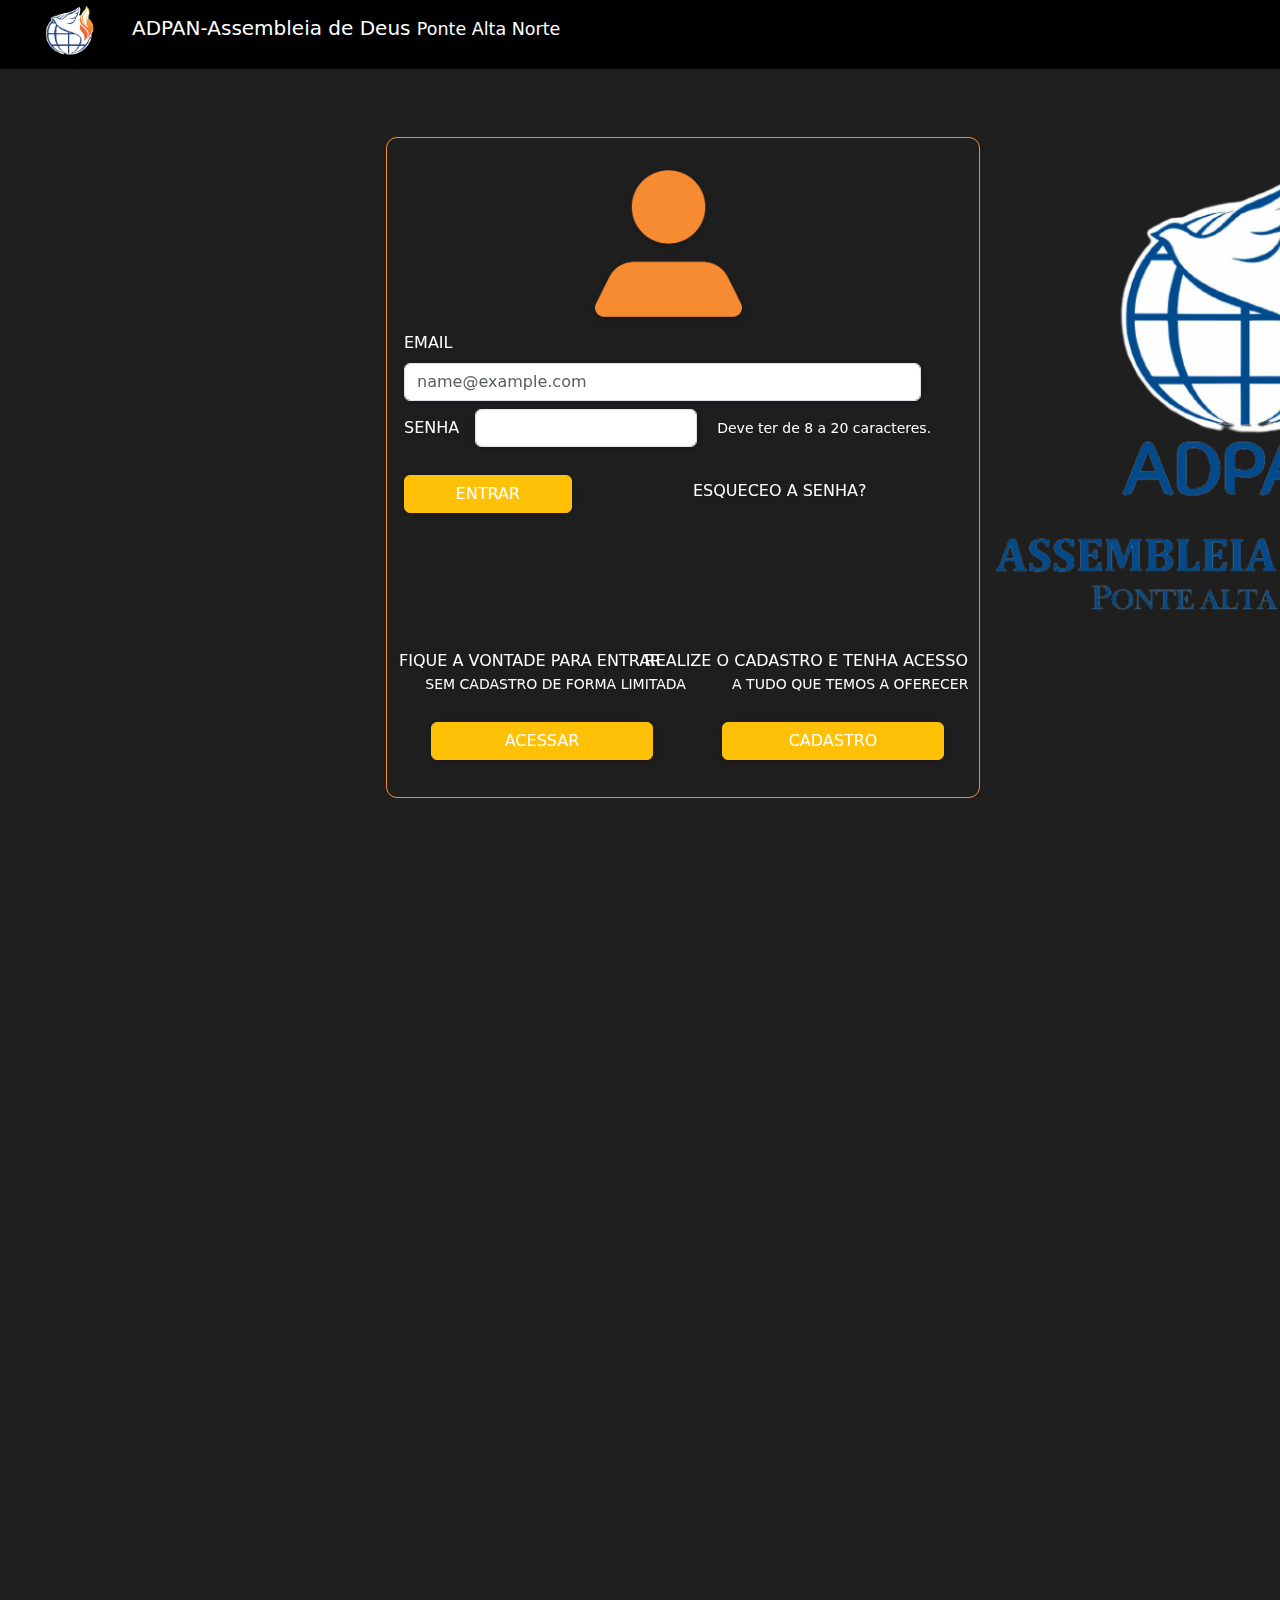
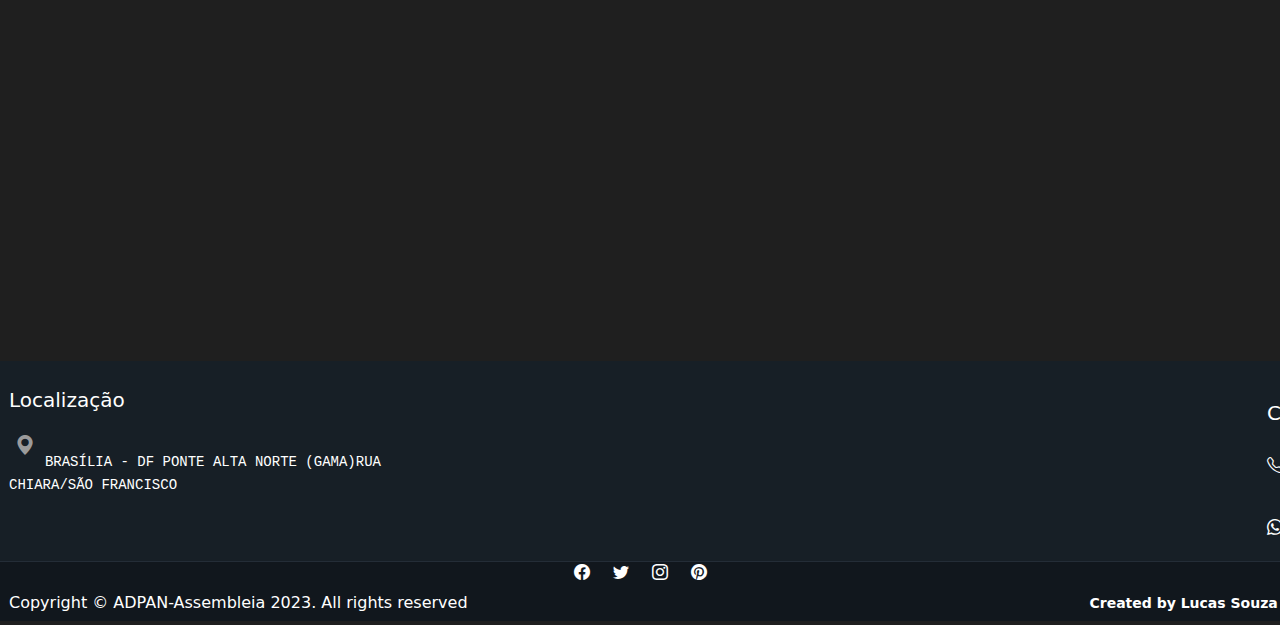
<file: login.html>
<!DOCTYPE html>
<html lang="pt-br">

<head>
    <meta charset="UTF-8">
    <meta name="author" content="Lucas Souza">
    <meta name="viewport" content="width=device-width, initial-scale=1.0">
    <link rel="stylesheet" href="./lib/bootstrap/css/bootstrap.min.css">
    <link rel="stylesheet" href="./lib/OwlCarousel2/dist/assets/owl.carousel.min.css">
    <link rel="stylesheet" href="./lib/OwlCarousel2/dist/assets/owl.theme.default.min.css">
    <link rel="stylesheet" href="https://cdn.jsdelivr.net/npm/bootstrap-icons@1.10.4/font/bootstrap-icons.css">
    <link rel="stylesheet" href="./css/estilo.css">
    <link rel="stylesheet" href="./css/responsive.css">
    <link rel="shortcut icon" href="Ico/LogoIgreja.ico" type="image/x-icon">
    <title>Login</title>
</head>

<body>
    <header>
        <div class="container">
            <a href="index.html"><img src="./img/LogoIgreja.png" alt="LogoIgreja"></a>
        </div>
        <div class="container">
            <div class="row nav-bar">
                <h1>ADPAN-Assembleia de Deus <small>Ponte Alta Norte</small></h1>
            </div>
        </div>
    </header>
    <section>
        <div class="img">
            <img src="./img/loginLogo.png" alt="Logo">
        </div>

        <div id="areaDoLogin">
            <div class="container">
                <div class="row">
                    <img src="./img/logoConta.png" alt="Login">
                </div>
                <div class="row logon">
                    <form action="formCadastro" method="post">
                        <div class="mb-3">
                            <label for="exampleFormControlInput1" class="form-label">Email</label>
                            <input type="email" class="form-control" id="exampleFormControlInput1"
                                placeholder="name@example.com">
                        </div>
                        <div class="row g-3 align-items-center">
                            <div class="col-auto senha">
                                <label for="inputPassword6" class="col-form-label">Senha</label>
                            </div>
                            <div class="col-auto senha">
                                <input type="password" id="inputPassword6" class="form-control"
                                    aria-labelledby="passwordHelpInline">
                            </div>
                            <div class="col-auto senha">
                                <span id="passwordHelpInline" class="form-text">
                                    Deve ter de 8 a 20 caracteres.
                                </span>
                            </div>
                        </div>
                        <div class="col-auto">
                            <button type="submit" class="btn btn-warning mb-3 entrar">Entrar</button>
                        </div>
                    </form>
                </div>
            </div>
            <div class="row">
                <a href="#" class="nav-link">Esqueceo a senha?</a>
                <p>FIQUE A VONTADE PARA ENTRAR <small>SEM
                        CADASTRO DE FORMA LIMITADA</small></p>
                <a href="index.html" class="btn btn-warning mb-3 acesso">acessar</a>
                <p class="text-cadastra">REALIZE O CADASTRO E TENHA ACESSO
                    <small>A TUDO QUE TEMOS A OFERECER</small>
                </p>
                <a href="cadastro.html" class="btn btn-warning mb-3 cadastro">CADASTRO</a>

            </div>

        </div>

    </section>

    <footer>

        <div class="row row-cinza-claro">
            <div class="col-md-4 col-get-in-touch">
                <h5>Localização</h5>
                <br>
                <address>
                    <i class="bi bi-geo-alt-fill"></i>
                    <samp>BRASÍLIA - df Ponte alta norte (GAMA)Rua Chiara/São francisco</samp>
                </address>
            </div>
            <div class="col-md-4 col-contato">
                <h5>Contato</h5>
                <br>
                <p><a href="#"></a><i class="bi bi-telephone"></i> (61)00000-0000</p>
                <br>
                <p><a href="#"></a><i class="bi bi-whatsapp"></i> (61)00000-0000</p>
            </div>
        </div>
        <div class="row row-cinza-escuro">
            <div class="container-md">
                <div class="text-center list-socials">
                    <ul class="list-unstyled">
                        <li> <a href="#"><i class="bi bi-facebook"></i></a>
                        </li>
                        <li> <a href="#"><i class="bi bi-twitter"></i></a>
                        </li>
                        <li> <a href="#">
                                <i class="bi bi-instagram"></i>
                            </a>
                        </li>
                        <li> <a href="#">
                                <i class="bi bi-pinterest"></i>
                            </a>
                        </li>
                    </ul>
                </div>

                <p class="float-md-start">Copyright © ADPAN-Assembleia 2023. All rights reserved</p>
                <p class="float-md-end text-roxo">Created by Lucas Souza</p>

            </div>
        </div>
    </footer>

    <script src="./lib/bootstrap/js/bootstrap.min.js"></script>
    <script src="./lib/jQuery/jquery.min.js"></script>
    <script src="./lib/OwlCarousel2/dist/owl.carousel.min.js"></script>
    <script src="./js/efeito.js"></script>

</body>

</html>
</file>
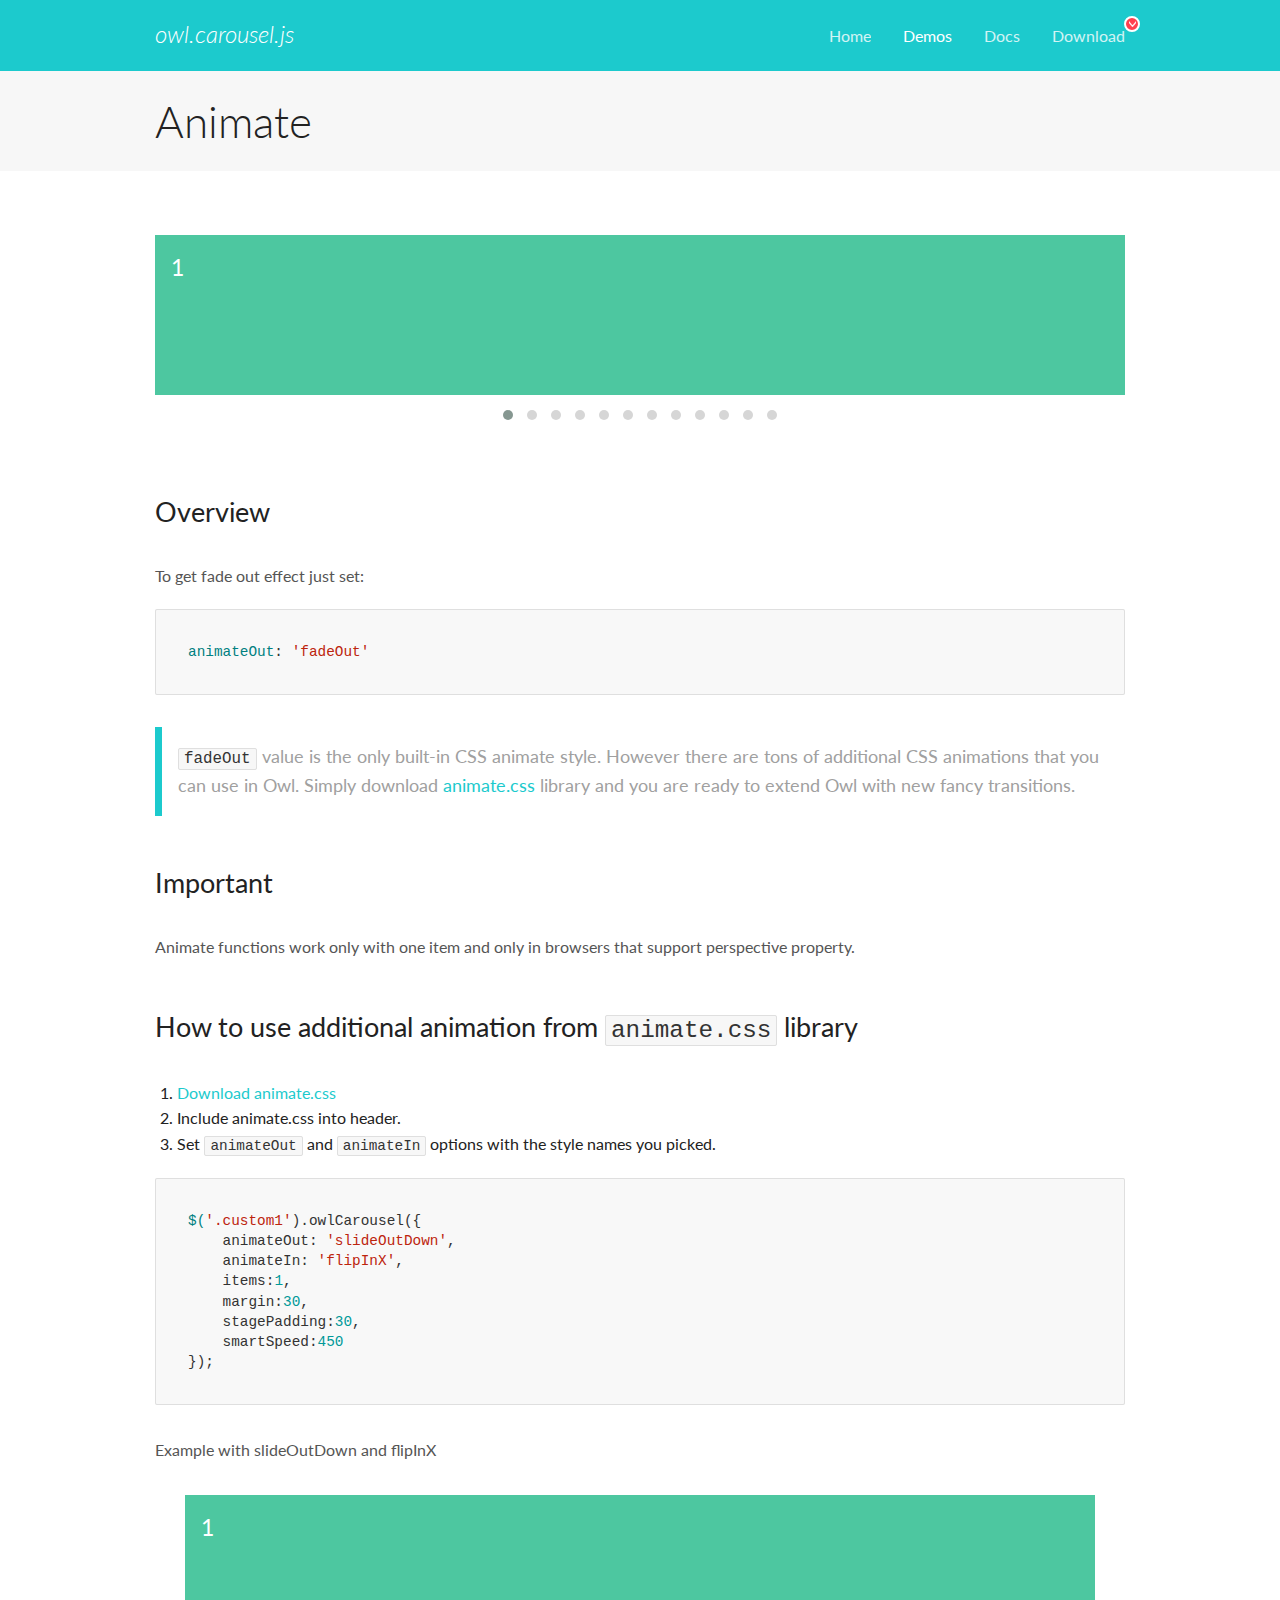
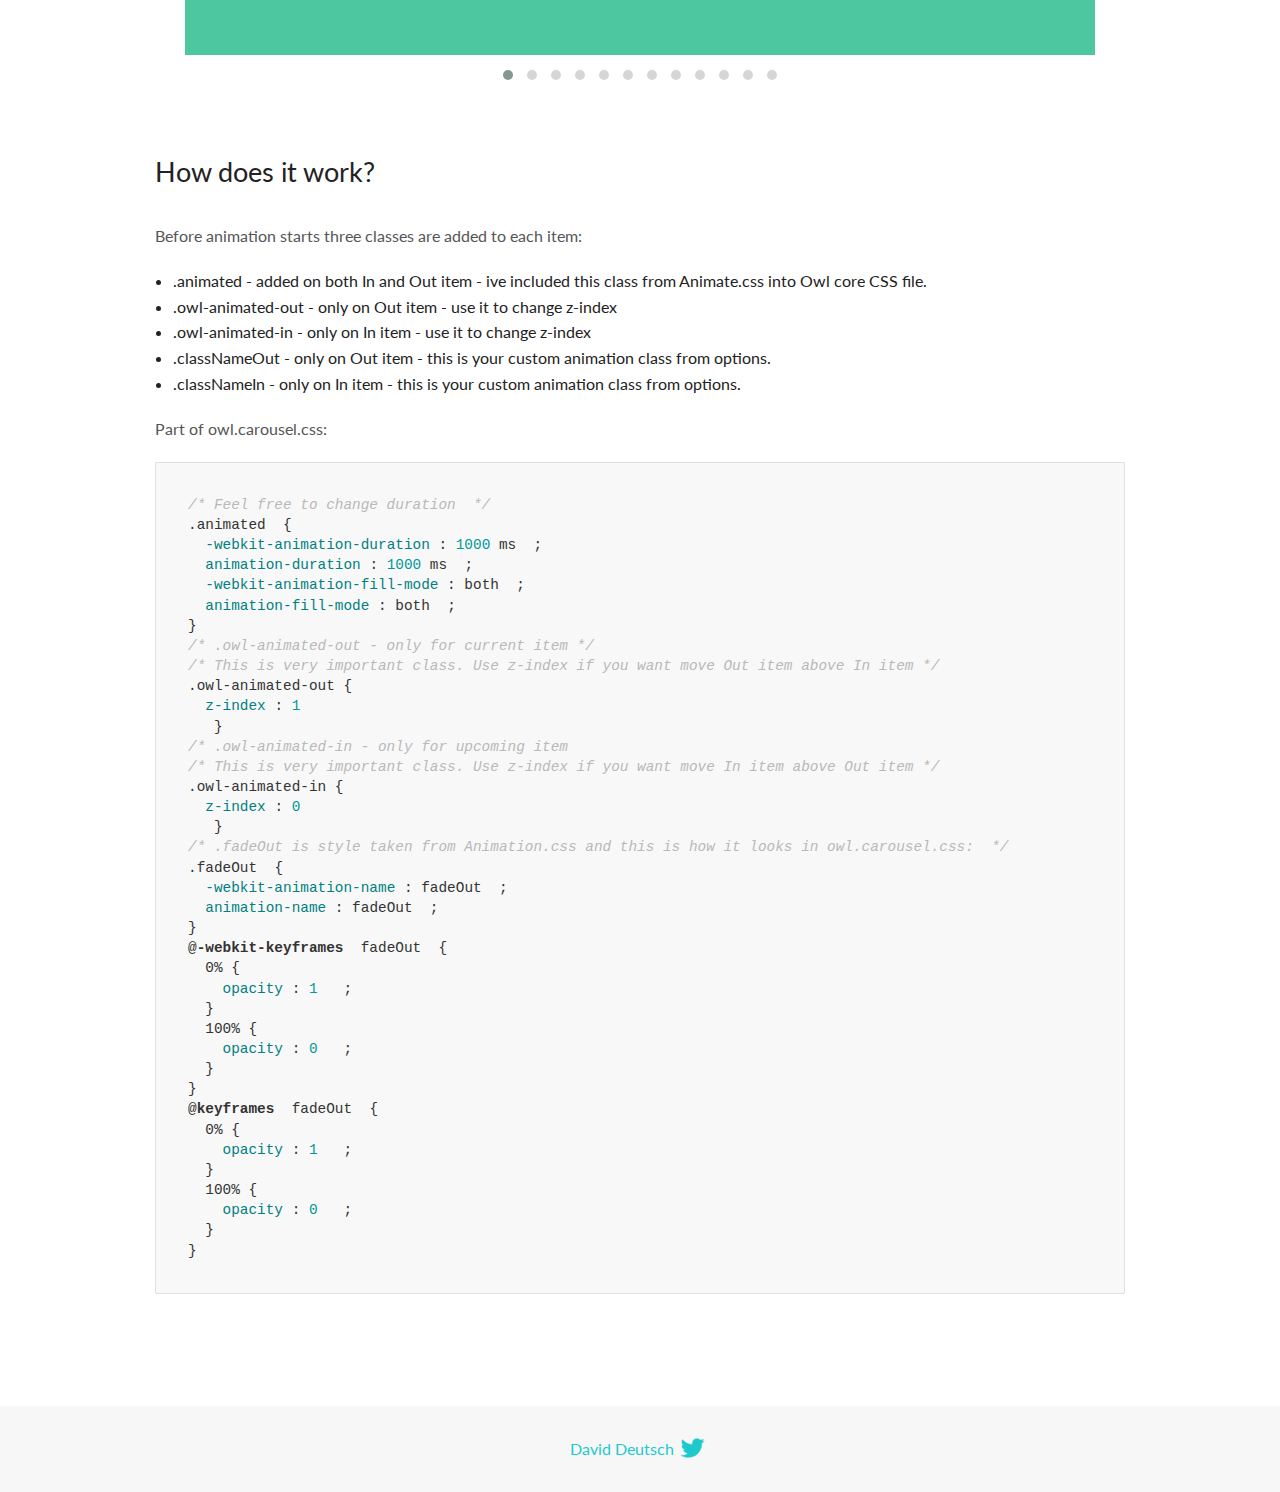
<file: lib/OwlCarousel2/docs/demos/animate.html>
<!DOCTYPE html>
<html lang="en">
  <head>

    <!-- head -->
    <meta charset="utf-8">
    <meta name="msapplication-tap-highlight" content="no" />
    <meta name="viewport" content="width=device-width, initial-scale=1.0" />
    <meta name="description" content="Animate carousel">
    <meta name="author" content="David Deutsch">
    <title>
      Animate Demo | Owl Carousel | 2.3.4
    </title>

    <!-- Stylesheets -->
    <link href='https://fonts.googleapis.com/css?family=Lato:300,400,700,400italic,300italic' rel='stylesheet' type='text/css'>
    <link rel="stylesheet" href="../assets/css/docs.theme.min.css">

    <!-- Owl Stylesheets -->
    <link rel="stylesheet" href="../assets/owlcarousel/assets/owl.carousel.min.css">
    <link rel="stylesheet" href="../assets/owlcarousel/assets/owl.theme.default.min.css">

    <!-- HTML5 shim and Respond.js IE8 support of HTML5 elements and media queries -->

    <!--[if lt IE 9]>
      <script src="https://oss.maxcdn.com/libs/html5shiv/3.7.0/html5shiv.js"></script>
      <script src="https://oss.maxcdn.com/libs/respond.js/1.3.0/respond.min.js"></script>
    <![endif]-->

    <!-- Favicons -->
    <link rel="apple-touch-icon-precomposed" sizes="144x144" href="../assets/ico/apple-touch-icon-144-precomposed.png">
    <link rel="shortcut icon" href="../assets/ico/favicon.png">
    <link rel="shortcut icon" href="favicon.ico">

    <!-- Yeah i know js should not be in header. Its required for demos.-->

    <!-- javascript -->
    <script src="../assets/vendors/jquery.min.js"></script>
    <script src="../assets/owlcarousel/owl.carousel.js"></script>
  </head>
  <body>

    <!-- header -->
    <header class="header">
      <div class="row">
        <div class="large-12 columns">
          <div class="brand left">
            <h3>
              <a href="/OwlCarousel2/">owl.carousel.js</a> 
            </h3>
          </div>
          <a id="toggle-nav" class="right">
            <span></span> <span></span> <span></span> 
          </a> 
          <div class="nav-bar">
            <ul class="clearfix">
              <li> <a href="/OwlCarousel2/index.html">Home</a>  </li>
              <li class="active">
                <a href="/OwlCarousel2/demos/demos.html">Demos</a> 
              </li>
              <li> <a href="/OwlCarousel2/docs/started-welcome.html">Docs</a>  </li>
              <li>
                <a href="https://github.com/OwlCarousel2/OwlCarousel2/archive/2.3.4.zip">Download</a> 
                <span class="download"></span> 
              </li>
            </ul>
          </div>
        </div>
      </div>
    </header>

    <!-- title -->
    <section class="title">
      <div class="row">
        <div class="large-12 columns">
          <h1>Animate</h1>
        </div>
      </div>
    </section>

    <!--  Demos -->
    <section id="demos">
      <div class="row">
        <div class="large-12 columns">
          <div class="fadeOut owl-carousel owl-theme">
            <div class="item">
              <h4>1</h4>
            </div>
            <div class="item">
              <h4>2</h4>
            </div>
            <div class="item">
              <h4>3</h4>
            </div>
            <div class="item">
              <h4>4</h4>
            </div>
            <div class="item">
              <h4>5</h4>
            </div>
            <div class="item">
              <h4>6</h4>
            </div>
            <div class="item">
              <h4>7</h4>
            </div>
            <div class="item">
              <h4>8</h4>
            </div>
            <div class="item">
              <h4>9</h4>
            </div>
            <div class="item">
              <h4>10</h4>
            </div>
            <div class="item">
              <h4>11</h4>
            </div>
            <div class="item">
              <h4>12</h4>
            </div>
          </div>
          <h3 id="overview">Overview</h3>
          <p>To get fade out effect just set:</p>
          <pre><code>animateOut: &#39;fadeOut&#39;</code></pre>
          <blockquote>
            <p><code>fadeOut</code> value is the only built-in CSS animate style. However there are tons of additional CSS animations that you can use in Owl. Simply download
              <a href="https://daneden.github.io/animate.css/">animate.css</a>  library and you are ready to extend Owl with new fancy transitions.</p>
          </blockquote>
          <h3 id="important">Important</h3>
          <p>Animate functions work only with one item and only in browsers that support perspective property.</p>
          <h3 id="how-to-use-additional-animation-from-animate-css-library">How to use additional animation from <code>animate.css</code> library</h3>
          <ol>
            <li> <a href="https://daneden.github.io/animate.css/">Download animate.css</a>  </li>
            <li>Include animate.css into header.</li>
            <li>Set <code>animateOut</code> and <code>animateIn</code> options with the style names you picked.</li>
          </ol>
          <pre><code>$(&#39;.custom1&#39;).owlCarousel({
    animateOut: &#39;slideOutDown&#39;,
    animateIn: &#39;flipInX&#39;,
    items:1,
    margin:30,
    stagePadding:30,
    smartSpeed:450
});</code></pre>
          <p>Example with slideOutDown and flipInX</p>
          <div class="custom1 owl-carousel owl-theme">
            <div class="item">
              <h4>1</h4>
            </div>
            <div class="item">
              <h4>2</h4>
            </div>
            <div class="item">
              <h4>3</h4>
            </div>
            <div class="item">
              <h4>4</h4>
            </div>
            <div class="item">
              <h4>5</h4>
            </div>
            <div class="item">
              <h4>6</h4>
            </div>
            <div class="item">
              <h4>7</h4>
            </div>
            <div class="item">
              <h4>8</h4>
            </div>
            <div class="item">
              <h4>9</h4>
            </div>
            <div class="item">
              <h4>10</h4>
            </div>
            <div class="item">
              <h4>11</h4>
            </div>
            <div class="item">
              <h4>12</h4>
            </div>
          </div>
          <h3 id="how-does-it-work-">How does it work?</h3>
          <p>Before animation starts three classes are added to each item:</p>
          <ul>
            <li>.animated - added on both In and Out item - ive included this class from Animate.css into Owl core CSS file.</li>
            <li>.owl-animated-out - only on Out item - use it to change z-index</li>
            <li>.owl-animated-in - only on In item - use it to change z-index</li>
            <li>.classNameOut - only on Out item - this is your custom animation class from options.</li>
            <li>.classNameIn - only on In item - this is your custom animation class from options.</li>
          </ul>
          <p>Part of owl.carousel.css:</p>
          <pre><code class="language-css"><span class="comment">/* Feel free to change duration  */</span> 
<span class="class">.animated</span>  <span class="rules">{
  <span class="rule"><span class="attribute">-webkit-animation-duration</span> :<span class="value"> <span class="number">1000</span> ms</span> </span> ;
  <span class="rule"><span class="attribute">animation-duration</span> :<span class="value"> <span class="number">1000</span> ms</span> </span> ;
  <span class="rule"><span class="attribute">-webkit-animation-fill-mode</span> :<span class="value"> both</span> </span> ;
  <span class="rule"><span class="attribute">animation-fill-mode</span> :<span class="value"> both</span> </span> ;
<span class="rule">}</span> </span> 
<span class="comment">/* .owl-animated-out - only for current item */</span> 
<span class="comment">/* This is very important class. Use z-index if you want move Out item above In item */</span> 
<span class="class">.owl-animated-out</span> <span class="rules">{
  <span class="rule"><span class="attribute">z-index</span> :<span class="value"> <span class="number">1</span> 
</span> </span> </span> }
<span class="comment">/* .owl-animated-in - only for upcoming item
/* This is very important class. Use z-index if you want move In item above Out item */</span> 
<span class="class">.owl-animated-in</span> <span class="rules">{
  <span class="rule"><span class="attribute">z-index</span> :<span class="value"> <span class="number">0</span> 
</span> </span> </span> }
<span class="comment">/* .fadeOut is style taken from Animation.css and this is how it looks in owl.carousel.css:  */</span> 
<span class="class">.fadeOut</span>  <span class="rules">{
  <span class="rule"><span class="attribute">-webkit-animation-name</span> :<span class="value"> fadeOut</span> </span> ;
  <span class="rule"><span class="attribute">animation-name</span> :<span class="value"> fadeOut</span> </span> ;
<span class="rule">}</span> </span> 
<span class="at_rule">@<span class="keyword">-webkit-keyframes</span>  fadeOut </span> {
  0% <span class="rules">{
    <span class="rule"><span class="attribute">opacity</span> :<span class="value"> <span class="number">1</span> </span> </span> ;
  <span class="rule">}</span> </span> 
  100% <span class="rules">{
    <span class="rule"><span class="attribute">opacity</span> :<span class="value"> <span class="number">0</span> </span> </span> ;
  <span class="rule">}</span> </span> 
}
<span class="at_rule">@<span class="keyword">keyframes</span>  fadeOut </span> {
  0% <span class="rules">{
    <span class="rule"><span class="attribute">opacity</span> :<span class="value"> <span class="number">1</span> </span> </span> ;
  <span class="rule">}</span> </span> 
  100% <span class="rules">{
    <span class="rule"><span class="attribute">opacity</span> :<span class="value"> <span class="number">0</span> </span> </span> ;
  <span class="rule">}</span> </span> 
}</code></pre>
          <link rel="stylesheet" href="../assets/css/animate.css">
          <script>
            jQuery(document).ready(function($) {
              $('.fadeOut').owlCarousel({
                items: 1,
                animateOut: 'fadeOut',
                loop: true,
                margin: 10,
              });
              $('.custom1').owlCarousel({
                animateOut: 'slideOutDown',
                animateIn: 'flipInX',
                items: 1,
                margin: 30,
                stagePadding: 30,
                smartSpeed: 450
              });
            });
          </script>
        </div>
      </div>
    </section>

    <!-- footer -->
    <footer class="footer">
      <div class="row">
        <div class="large-12 columns">
          <h5>
            <a href="/OwlCarousel2/docs/support-contact.html">David Deutsch</a> 
            <a id="custom-tweet-button" href="https://twitter.com/share?url=https://github.com/OwlCarousel2/OwlCarousel2&text=Owl Carousel - This is so awesome! " target="_blank"></a> 
          </h5>
        </div>
      </div>
    </footer>

    <!-- vendors -->
    <script src="../assets/vendors/highlight.js"></script>
    <script src="../assets/js/app.js"></script>
  </body>
</html>
</file>
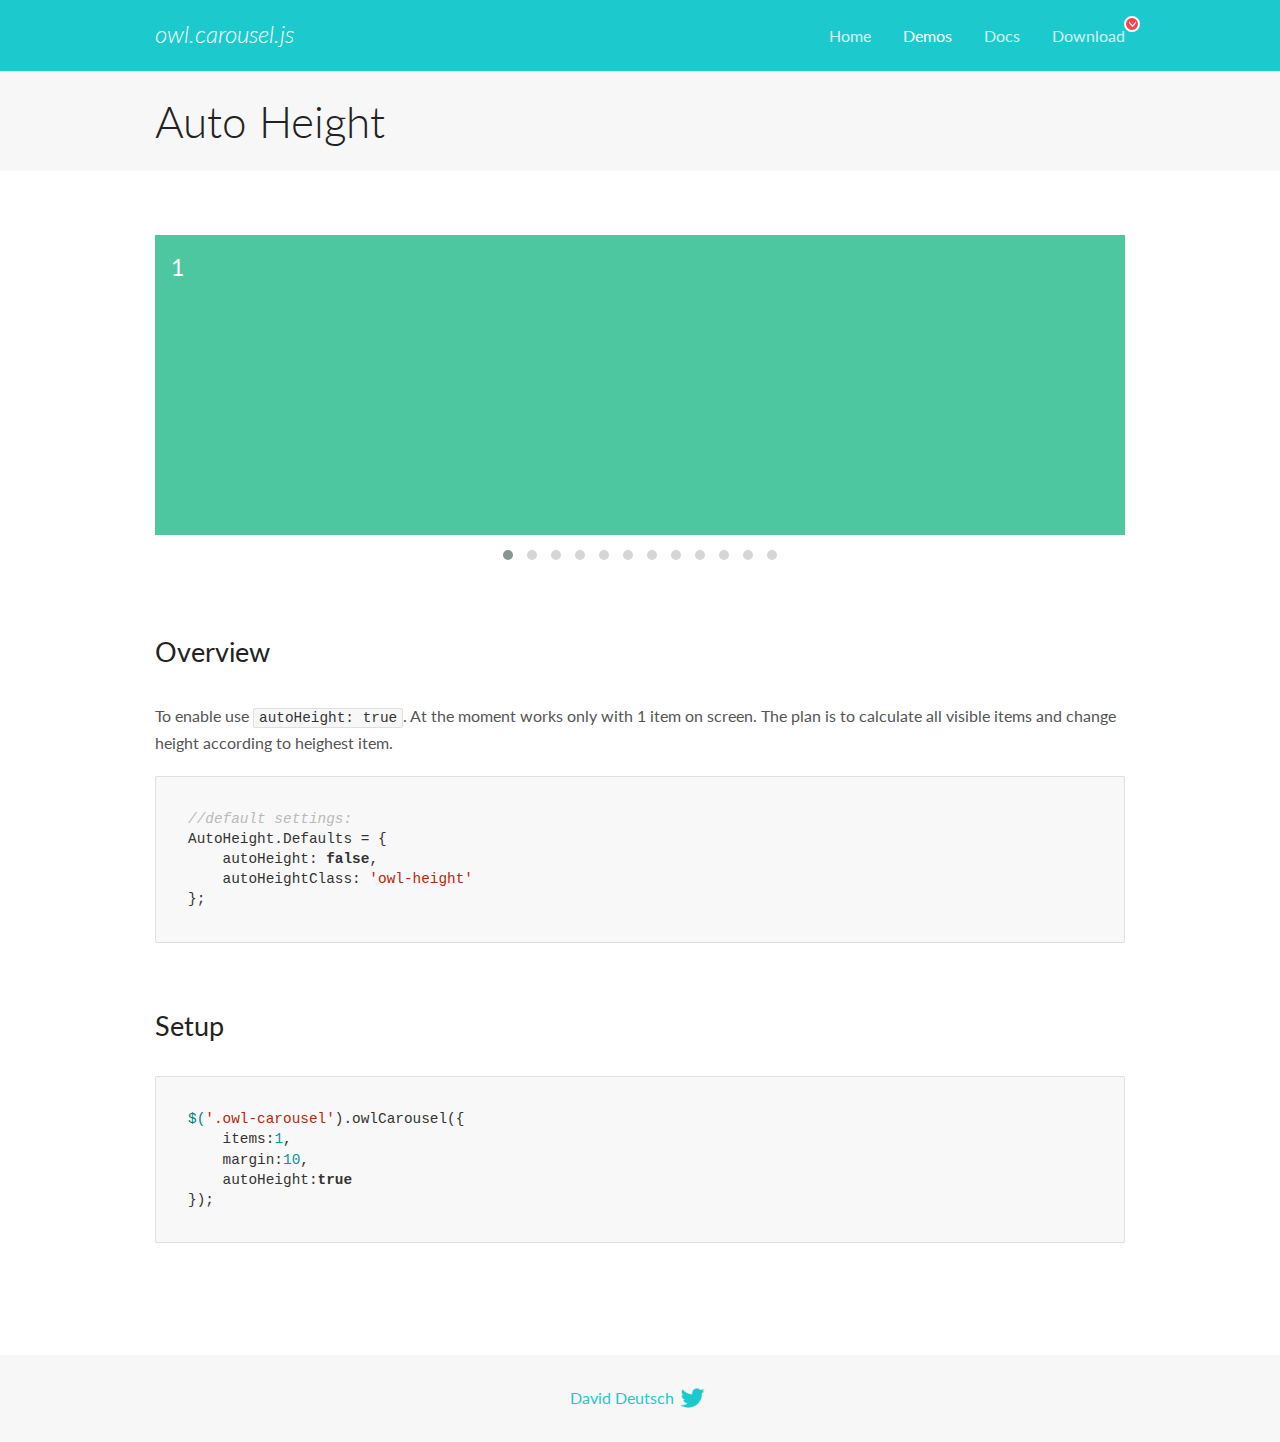
<file: lib/OwlCarousel2/docs/demos/autoheight.html>
<!DOCTYPE html>
<html lang="en">
  <head>

    <!-- head -->
    <meta charset="utf-8">
    <meta name="msapplication-tap-highlight" content="no" />
    <meta name="viewport" content="width=device-width, initial-scale=1.0" />
    <meta name="description" content="autoHeight usage demo">
    <meta name="author" content="David Deutsch">
    <title>
      Auto Height Demo | Owl Carousel | 2.3.4
    </title>

    <!-- Stylesheets -->
    <link href='https://fonts.googleapis.com/css?family=Lato:300,400,700,400italic,300italic' rel='stylesheet' type='text/css'>
    <link rel="stylesheet" href="../assets/css/docs.theme.min.css">

    <!-- Owl Stylesheets -->
    <link rel="stylesheet" href="../assets/owlcarousel/assets/owl.carousel.min.css">
    <link rel="stylesheet" href="../assets/owlcarousel/assets/owl.theme.default.min.css">

    <!-- HTML5 shim and Respond.js IE8 support of HTML5 elements and media queries -->

    <!--[if lt IE 9]>
      <script src="https://oss.maxcdn.com/libs/html5shiv/3.7.0/html5shiv.js"></script>
      <script src="https://oss.maxcdn.com/libs/respond.js/1.3.0/respond.min.js"></script>
    <![endif]-->

    <!-- Favicons -->
    <link rel="apple-touch-icon-precomposed" sizes="144x144" href="../assets/ico/apple-touch-icon-144-precomposed.png">
    <link rel="shortcut icon" href="../assets/ico/favicon.png">
    <link rel="shortcut icon" href="favicon.ico">

    <!-- Yeah i know js should not be in header. Its required for demos.-->

    <!-- javascript -->
    <script src="../assets/vendors/jquery.min.js"></script>
    <script src="../assets/owlcarousel/owl.carousel.js"></script>
  </head>
  <body>

    <!-- header -->
    <header class="header">
      <div class="row">
        <div class="large-12 columns">
          <div class="brand left">
            <h3>
              <a href="/OwlCarousel2/">owl.carousel.js</a> 
            </h3>
          </div>
          <a id="toggle-nav" class="right">
            <span></span> <span></span> <span></span> 
          </a> 
          <div class="nav-bar">
            <ul class="clearfix">
              <li> <a href="/OwlCarousel2/index.html">Home</a>  </li>
              <li class="active">
                <a href="/OwlCarousel2/demos/demos.html">Demos</a> 
              </li>
              <li> <a href="/OwlCarousel2/docs/started-welcome.html">Docs</a>  </li>
              <li>
                <a href="https://github.com/OwlCarousel2/OwlCarousel2/archive/2.3.4.zip">Download</a> 
                <span class="download"></span> 
              </li>
            </ul>
          </div>
        </div>
      </div>
    </header>

    <!-- title -->
    <section class="title">
      <div class="row">
        <div class="large-12 columns">
          <h1>Auto Height</h1>
        </div>
      </div>
    </section>

    <!--  Demos -->
    <section id="demos">
      <div class="row">
        <div class="large-12 columns">
          <div class="owl-carousel owl-theme">
            <div class="item" style="height:300px">
              <h4>1</h4>
            </div>
            <div class="item" style="height:100px">
              <h4>2</h4>
            </div>
            <div class="item" style="height:500px">
              <h4>3</h4>
            </div>
            <div class="item" style="height:250px">
              <h4>4</h4>
            </div>
            <div class="item" style="height:400px">
              <h4>5</h4>
            </div>
            <div class="item" style="height:500px">
              <h4>6</h4>
            </div>
            <div class="item" style="height:600px">
              <h4>7</h4>
            </div>
            <div class="item" style="height:400px">
              <h4>8</h4>
            </div>
            <div class="item" style="height:300px">
              <h4>9</h4>
            </div>
            <div class="item" style="height:350px">
              <h4>10</h4>
            </div>
            <div class="item" style="height:200px">
              <h4>11</h4>
            </div>
            <div class="item" style="height:150px">
              <h4>12</h4>
            </div>
          </div>
          <h3 id="overview">Overview</h3>
          <p>To enable use <code>autoHeight: true</code>. At the moment works only with 1 item on screen. The plan is to calculate all visible items and change height according to heighest item.</p>
          <pre><code>//default settings:
AutoHeight.Defaults = {
    autoHeight: false,
    autoHeightClass: &#39;owl-height&#39;
};</code></pre>
          <h3 id="setup">Setup</h3>
          <pre><code>$(&#39;.owl-carousel&#39;).owlCarousel({
    items:1,
    margin:10,
    autoHeight:true
});</code></pre>
          <script>
            $(document).ready(function() {
              $('.owl-carousel').owlCarousel({
                items: 1,
                margin: 10,
                autoHeight: true
              });
            })
          </script>
        </div>
      </div>
    </section>

    <!-- footer -->
    <footer class="footer">
      <div class="row">
        <div class="large-12 columns">
          <h5>
            <a href="/OwlCarousel2/docs/support-contact.html">David Deutsch</a> 
            <a id="custom-tweet-button" href="https://twitter.com/share?url=https://github.com/OwlCarousel2/OwlCarousel2&text=Owl Carousel - This is so awesome! " target="_blank"></a> 
          </h5>
        </div>
      </div>
    </footer>

    <!-- vendors -->
    <script src="../assets/vendors/highlight.js"></script>
    <script src="../assets/js/app.js"></script>
  </body>
</html>
</file>
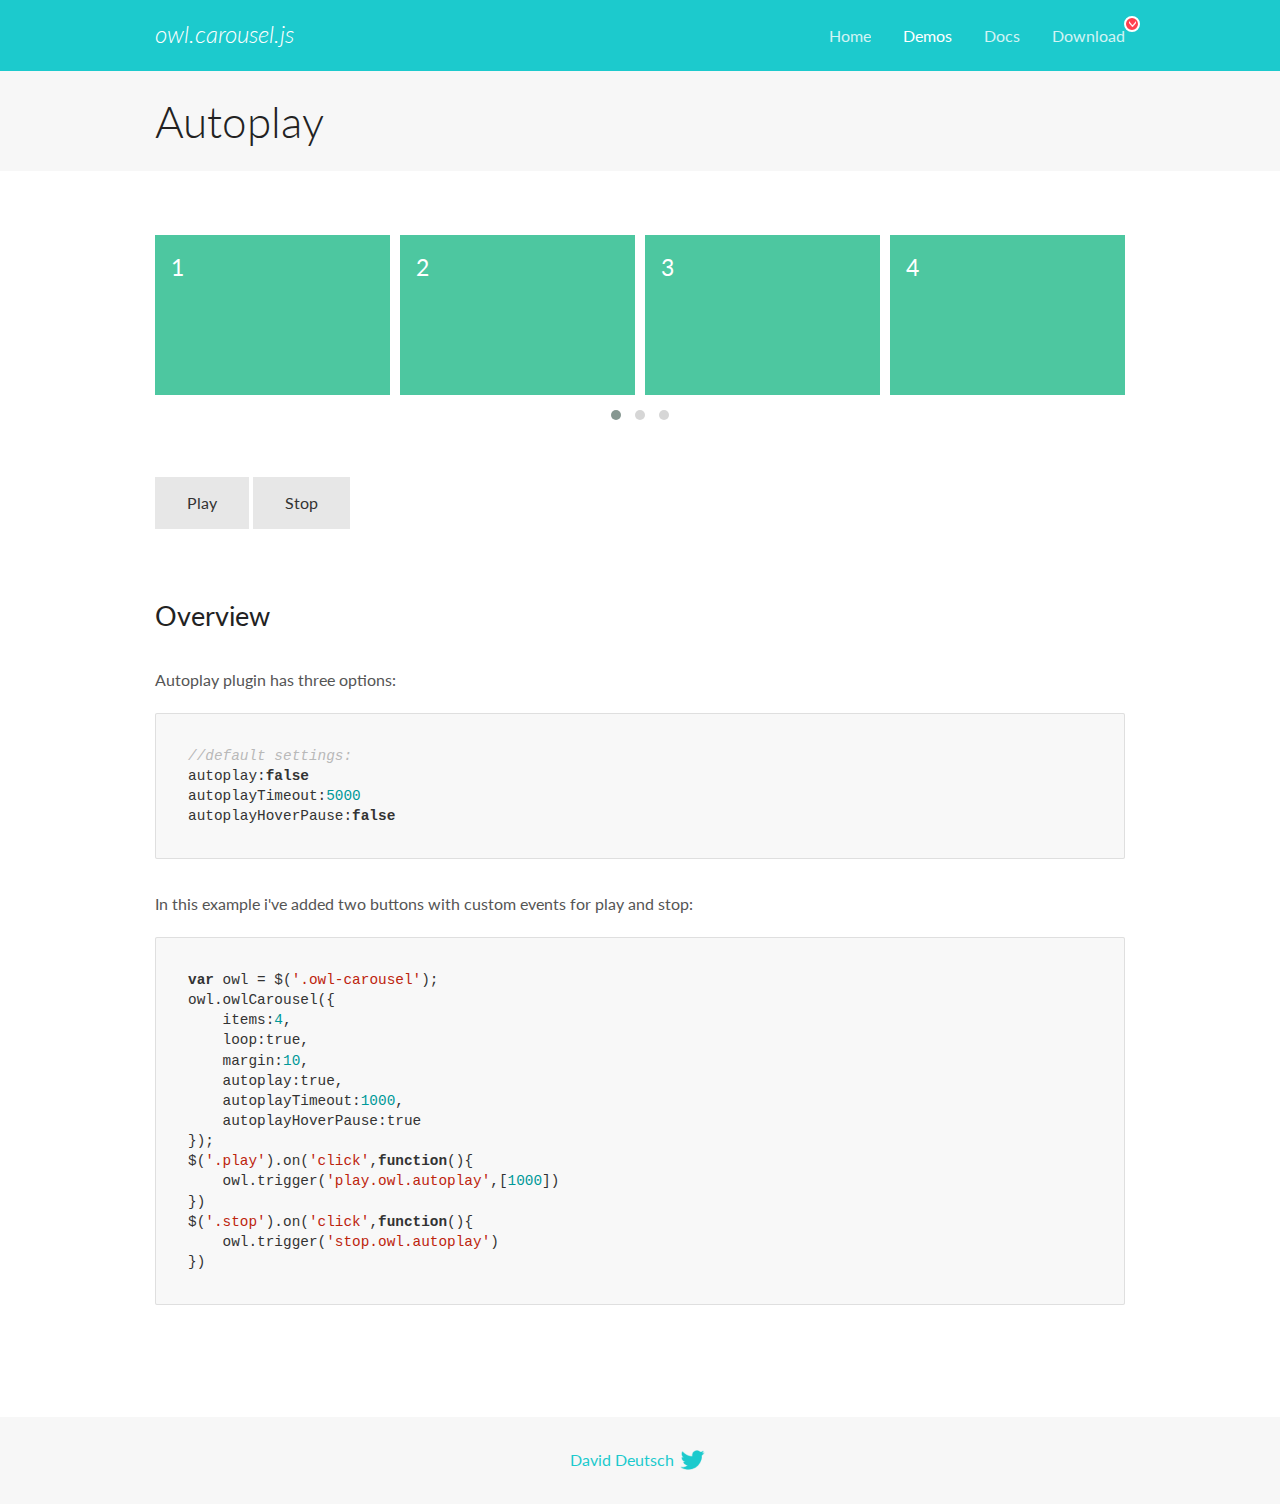
<file: lib/OwlCarousel2/docs/demos/autoplay.html>
<!DOCTYPE html>
<html lang="en">
  <head>

    <!-- head -->
    <meta charset="utf-8">
    <meta name="msapplication-tap-highlight" content="no" />
    <meta name="viewport" content="width=device-width, initial-scale=1.0" />
    <meta name="description" content="Autoplay usage demo">
    <meta name="author" content="David Deutsch">
    <title>
      Autoplay Demo | Owl Carousel | 2.3.4
    </title>

    <!-- Stylesheets -->
    <link href='https://fonts.googleapis.com/css?family=Lato:300,400,700,400italic,300italic' rel='stylesheet' type='text/css'>
    <link rel="stylesheet" href="../assets/css/docs.theme.min.css">

    <!-- Owl Stylesheets -->
    <link rel="stylesheet" href="../assets/owlcarousel/assets/owl.carousel.min.css">
    <link rel="stylesheet" href="../assets/owlcarousel/assets/owl.theme.default.min.css">

    <!-- HTML5 shim and Respond.js IE8 support of HTML5 elements and media queries -->

    <!--[if lt IE 9]>
      <script src="https://oss.maxcdn.com/libs/html5shiv/3.7.0/html5shiv.js"></script>
      <script src="https://oss.maxcdn.com/libs/respond.js/1.3.0/respond.min.js"></script>
    <![endif]-->

    <!-- Favicons -->
    <link rel="apple-touch-icon-precomposed" sizes="144x144" href="../assets/ico/apple-touch-icon-144-precomposed.png">
    <link rel="shortcut icon" href="../assets/ico/favicon.png">
    <link rel="shortcut icon" href="favicon.ico">

    <!-- Yeah i know js should not be in header. Its required for demos.-->

    <!-- javascript -->
    <script src="../assets/vendors/jquery.min.js"></script>
    <script src="../assets/owlcarousel/owl.carousel.js"></script>
  </head>
  <body>

    <!-- header -->
    <header class="header">
      <div class="row">
        <div class="large-12 columns">
          <div class="brand left">
            <h3>
              <a href="/OwlCarousel2/">owl.carousel.js</a> 
            </h3>
          </div>
          <a id="toggle-nav" class="right">
            <span></span> <span></span> <span></span> 
          </a> 
          <div class="nav-bar">
            <ul class="clearfix">
              <li> <a href="/OwlCarousel2/index.html">Home</a>  </li>
              <li class="active">
                <a href="/OwlCarousel2/demos/demos.html">Demos</a> 
              </li>
              <li> <a href="/OwlCarousel2/docs/started-welcome.html">Docs</a>  </li>
              <li>
                <a href="https://github.com/OwlCarousel2/OwlCarousel2/archive/2.3.4.zip">Download</a> 
                <span class="download"></span> 
              </li>
            </ul>
          </div>
        </div>
      </div>
    </header>

    <!-- title -->
    <section class="title">
      <div class="row">
        <div class="large-12 columns">
          <h1>Autoplay</h1>
        </div>
      </div>
    </section>

    <!--  Demos -->
    <section id="demos">
      <div class="row">
        <div class="large-12 columns">
          <div class="owl-carousel owl-theme">
            <div class="item">
              <h4>1</h4>
            </div>
            <div class="item">
              <h4>2</h4>
            </div>
            <div class="item">
              <h4>3</h4>
            </div>
            <div class="item">
              <h4>4</h4>
            </div>
            <div class="item">
              <h4>5</h4>
            </div>
            <div class="item">
              <h4>6</h4>
            </div>
            <div class="item">
              <h4>7</h4>
            </div>
            <div class="item">
              <h4>8</h4>
            </div>
            <div class="item">
              <h4>9</h4>
            </div>
            <div class="item">
              <h4>10</h4>
            </div>
            <div class="item">
              <h4>11</h4>
            </div>
            <div class="item">
              <h4>12</h4>
            </div>
          </div>
          <a class="button secondary play">Play</a> 
          <a class="button secondary stop">Stop</a> 
          <h3 id="overview">Overview</h3>
          <p>Autoplay plugin has three options:</p>
          <pre><code>//default settings:
autoplay:false
autoplayTimeout:5000
autoplayHoverPause:false</code></pre>
          <p>In this example i&#39;ve added two buttons with custom events for play and stop:</p>
          <pre><code>var owl = $(&#39;.owl-carousel&#39;);
owl.owlCarousel({
    items:4,
    loop:true,
    margin:10,
    autoplay:true,
    autoplayTimeout:1000,
    autoplayHoverPause:true
});
$(&#39;.play&#39;).on(&#39;click&#39;,function(){
    owl.trigger(&#39;play.owl.autoplay&#39;,[1000])
})
$(&#39;.stop&#39;).on(&#39;click&#39;,function(){
    owl.trigger(&#39;stop.owl.autoplay&#39;)
})</code></pre>
          <script>
            $(document).ready(function() {
              var owl = $('.owl-carousel');
              owl.owlCarousel({
                items: 4,
                loop: true,
                margin: 10,
                autoplay: true,
                autoplayTimeout: 1000,
                autoplayHoverPause: true
              });
              $('.play').on('click', function() {
                owl.trigger('play.owl.autoplay', [1000])
              })
              $('.stop').on('click', function() {
                owl.trigger('stop.owl.autoplay')
              })
            })
          </script>
        </div>
      </div>
    </section>

    <!-- footer -->
    <footer class="footer">
      <div class="row">
        <div class="large-12 columns">
          <h5>
            <a href="/OwlCarousel2/docs/support-contact.html">David Deutsch</a> 
            <a id="custom-tweet-button" href="https://twitter.com/share?url=https://github.com/OwlCarousel2/OwlCarousel2&text=Owl Carousel - This is so awesome! " target="_blank"></a> 
          </h5>
        </div>
      </div>
    </footer>

    <!-- vendors -->
    <script src="../assets/vendors/highlight.js"></script>
    <script src="../assets/js/app.js"></script>
  </body>
</html>
</file>
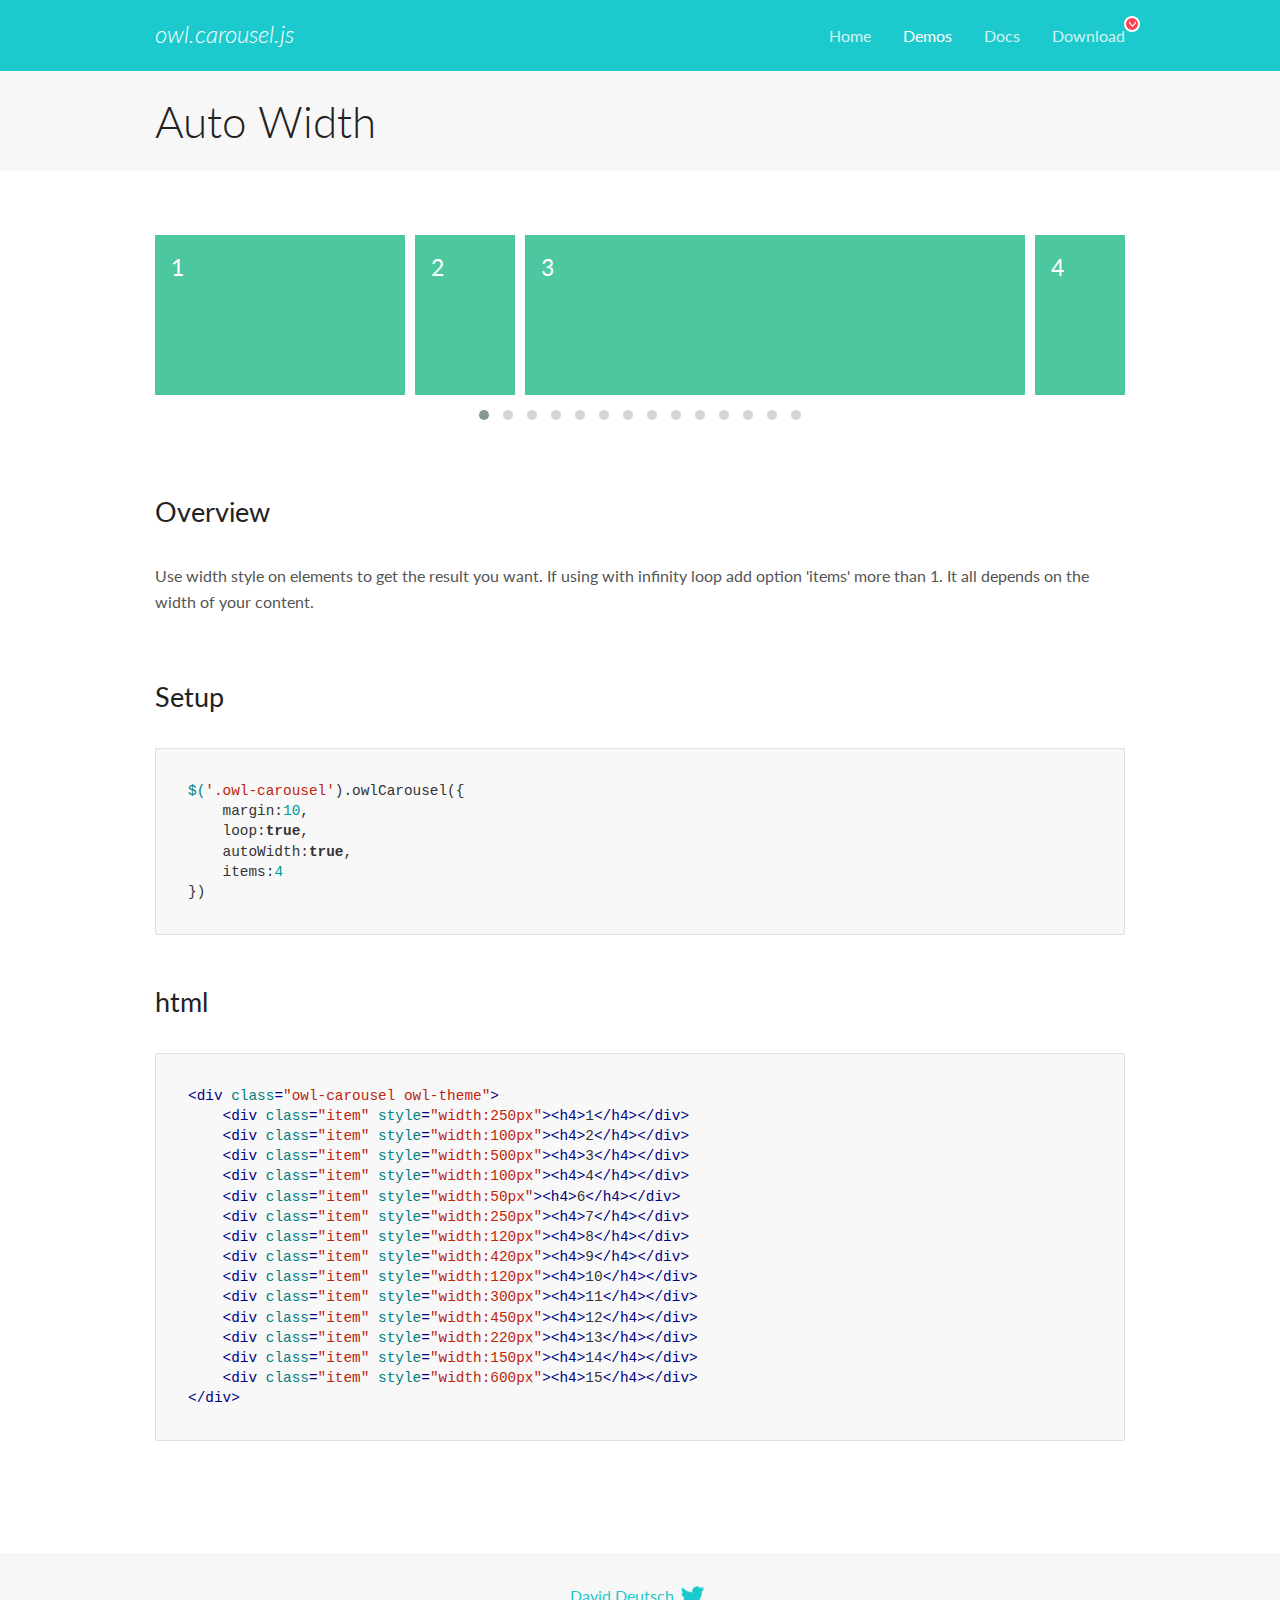
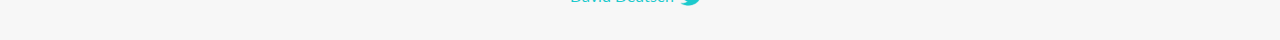
<file: lib/OwlCarousel2/docs/demos/autowidth.html>
<!DOCTYPE html>
<html lang="en">
  <head>

    <!-- head -->
    <meta charset="utf-8">
    <meta name="msapplication-tap-highlight" content="no" />
    <meta name="viewport" content="width=device-width, initial-scale=1.0" />
    <meta name="description" content="Auto Width">
    <meta name="author" content="David Deutsch">
    <title>
      Auto Width Demo | Owl Carousel | 2.3.4
    </title>

    <!-- Stylesheets -->
    <link href='https://fonts.googleapis.com/css?family=Lato:300,400,700,400italic,300italic' rel='stylesheet' type='text/css'>
    <link rel="stylesheet" href="../assets/css/docs.theme.min.css">

    <!-- Owl Stylesheets -->
    <link rel="stylesheet" href="../assets/owlcarousel/assets/owl.carousel.min.css">
    <link rel="stylesheet" href="../assets/owlcarousel/assets/owl.theme.default.min.css">

    <!-- HTML5 shim and Respond.js IE8 support of HTML5 elements and media queries -->

    <!--[if lt IE 9]>
      <script src="https://oss.maxcdn.com/libs/html5shiv/3.7.0/html5shiv.js"></script>
      <script src="https://oss.maxcdn.com/libs/respond.js/1.3.0/respond.min.js"></script>
    <![endif]-->

    <!-- Favicons -->
    <link rel="apple-touch-icon-precomposed" sizes="144x144" href="../assets/ico/apple-touch-icon-144-precomposed.png">
    <link rel="shortcut icon" href="../assets/ico/favicon.png">
    <link rel="shortcut icon" href="favicon.ico">

    <!-- Yeah i know js should not be in header. Its required for demos.-->

    <!-- javascript -->
    <script src="../assets/vendors/jquery.min.js"></script>
    <script src="../assets/owlcarousel/owl.carousel.js"></script>
  </head>
  <body>

    <!-- header -->
    <header class="header">
      <div class="row">
        <div class="large-12 columns">
          <div class="brand left">
            <h3>
              <a href="/OwlCarousel2/">owl.carousel.js</a> 
            </h3>
          </div>
          <a id="toggle-nav" class="right">
            <span></span> <span></span> <span></span> 
          </a> 
          <div class="nav-bar">
            <ul class="clearfix">
              <li> <a href="/OwlCarousel2/index.html">Home</a>  </li>
              <li class="active">
                <a href="/OwlCarousel2/demos/demos.html">Demos</a> 
              </li>
              <li> <a href="/OwlCarousel2/docs/started-welcome.html">Docs</a>  </li>
              <li>
                <a href="https://github.com/OwlCarousel2/OwlCarousel2/archive/2.3.4.zip">Download</a> 
                <span class="download"></span> 
              </li>
            </ul>
          </div>
        </div>
      </div>
    </header>

    <!-- title -->
    <section class="title">
      <div class="row">
        <div class="large-12 columns">
          <h1>Auto Width</h1>
        </div>
      </div>
    </section>

    <!--  Demos -->
    <section id="demos">
      <div class="row">
        <div class="large-12 columns">
          <div class="owl-carousel owl-theme">
            <div class="item" style="width:250px">
              <h4>1</h4>
            </div>
            <div class="item" style="width:100px">
              <h4>2</h4>
            </div>
            <div class="item" style="width:500px">
              <h4>3</h4>
            </div>
            <div class="item" style="width:100px">
              <h4>4</h4>
            </div>
            <div class="item" style="width:50px">
              <h4>6</h4>
            </div>
            <div class="item" style="width:250px">
              <h4>7</h4>
            </div>
            <div class="item" style="width:120px">
              <h4>8</h4>
            </div>
            <div class="item" style="width:420px">
              <h4>9</h4>
            </div>
            <div class="item" style="width:120px">
              <h4>10</h4>
            </div>
            <div class="item" style="width:300px">
              <h4>11</h4>
            </div>
            <div class="item" style="width:450px">
              <h4>12</h4>
            </div>
            <div class="item" style="width:220px">
              <h4>13</h4>
            </div>
            <div class="item" style="width:150px">
              <h4>14</h4>
            </div>
            <div class="item" style="width:600px">
              <h4>15</h4>
            </div>
          </div>
          <h3 id="overview">Overview</h3>
          <p>Use width style on elements to get the result you want. If using with infinity loop add option &#39;items&#39; more than 1. It all depends on the width of your content.</p>
          <h3 id="setup">Setup</h3>
          <pre><code>$(&#39;.owl-carousel&#39;).owlCarousel({
    margin:10,
    loop:true,
    autoWidth:true,
    items:4
})</code></pre>
          <h3 id="html">html</h3>
          <pre><code>&lt;div class=&quot;owl-carousel owl-theme&quot;&gt;
    &lt;div class=&quot;item&quot; style=&quot;width:250px&quot;&gt;&lt;h4&gt;1&lt;/h4&gt;&lt;/div&gt;
    &lt;div class=&quot;item&quot; style=&quot;width:100px&quot;&gt;&lt;h4&gt;2&lt;/h4&gt;&lt;/div&gt;
    &lt;div class=&quot;item&quot; style=&quot;width:500px&quot;&gt;&lt;h4&gt;3&lt;/h4&gt;&lt;/div&gt;
    &lt;div class=&quot;item&quot; style=&quot;width:100px&quot;&gt;&lt;h4&gt;4&lt;/h4&gt;&lt;/div&gt;
    &lt;div class=&quot;item&quot; style=&quot;width:50px&quot;&gt;&lt;h4&gt;6&lt;/h4&gt;&lt;/div&gt;
    &lt;div class=&quot;item&quot; style=&quot;width:250px&quot;&gt;&lt;h4&gt;7&lt;/h4&gt;&lt;/div&gt;
    &lt;div class=&quot;item&quot; style=&quot;width:120px&quot;&gt;&lt;h4&gt;8&lt;/h4&gt;&lt;/div&gt;
    &lt;div class=&quot;item&quot; style=&quot;width:420px&quot;&gt;&lt;h4&gt;9&lt;/h4&gt;&lt;/div&gt;
    &lt;div class=&quot;item&quot; style=&quot;width:120px&quot;&gt;&lt;h4&gt;10&lt;/h4&gt;&lt;/div&gt;
    &lt;div class=&quot;item&quot; style=&quot;width:300px&quot;&gt;&lt;h4&gt;11&lt;/h4&gt;&lt;/div&gt;
    &lt;div class=&quot;item&quot; style=&quot;width:450px&quot;&gt;&lt;h4&gt;12&lt;/h4&gt;&lt;/div&gt;
    &lt;div class=&quot;item&quot; style=&quot;width:220px&quot;&gt;&lt;h4&gt;13&lt;/h4&gt;&lt;/div&gt;
    &lt;div class=&quot;item&quot; style=&quot;width:150px&quot;&gt;&lt;h4&gt;14&lt;/h4&gt;&lt;/div&gt;
    &lt;div class=&quot;item&quot; style=&quot;width:600px&quot;&gt;&lt;h4&gt;15&lt;/h4&gt;&lt;/div&gt;
&lt;/div&gt;</code></pre>
          <script>
            $(document).ready(function() {
              $('.owl-carousel').owlCarousel({
                margin: 10,
                loop: true,
                autoWidth: true,
                items: 4
              })
            })
          </script>
        </div>
      </div>
    </section>

    <!-- footer -->
    <footer class="footer">
      <div class="row">
        <div class="large-12 columns">
          <h5>
            <a href="/OwlCarousel2/docs/support-contact.html">David Deutsch</a> 
            <a id="custom-tweet-button" href="https://twitter.com/share?url=https://github.com/OwlCarousel2/OwlCarousel2&text=Owl Carousel - This is so awesome! " target="_blank"></a> 
          </h5>
        </div>
      </div>
    </footer>

    <!-- vendors -->
    <script src="../assets/vendors/highlight.js"></script>
    <script src="../assets/js/app.js"></script>
  </body>
</html>
</file>
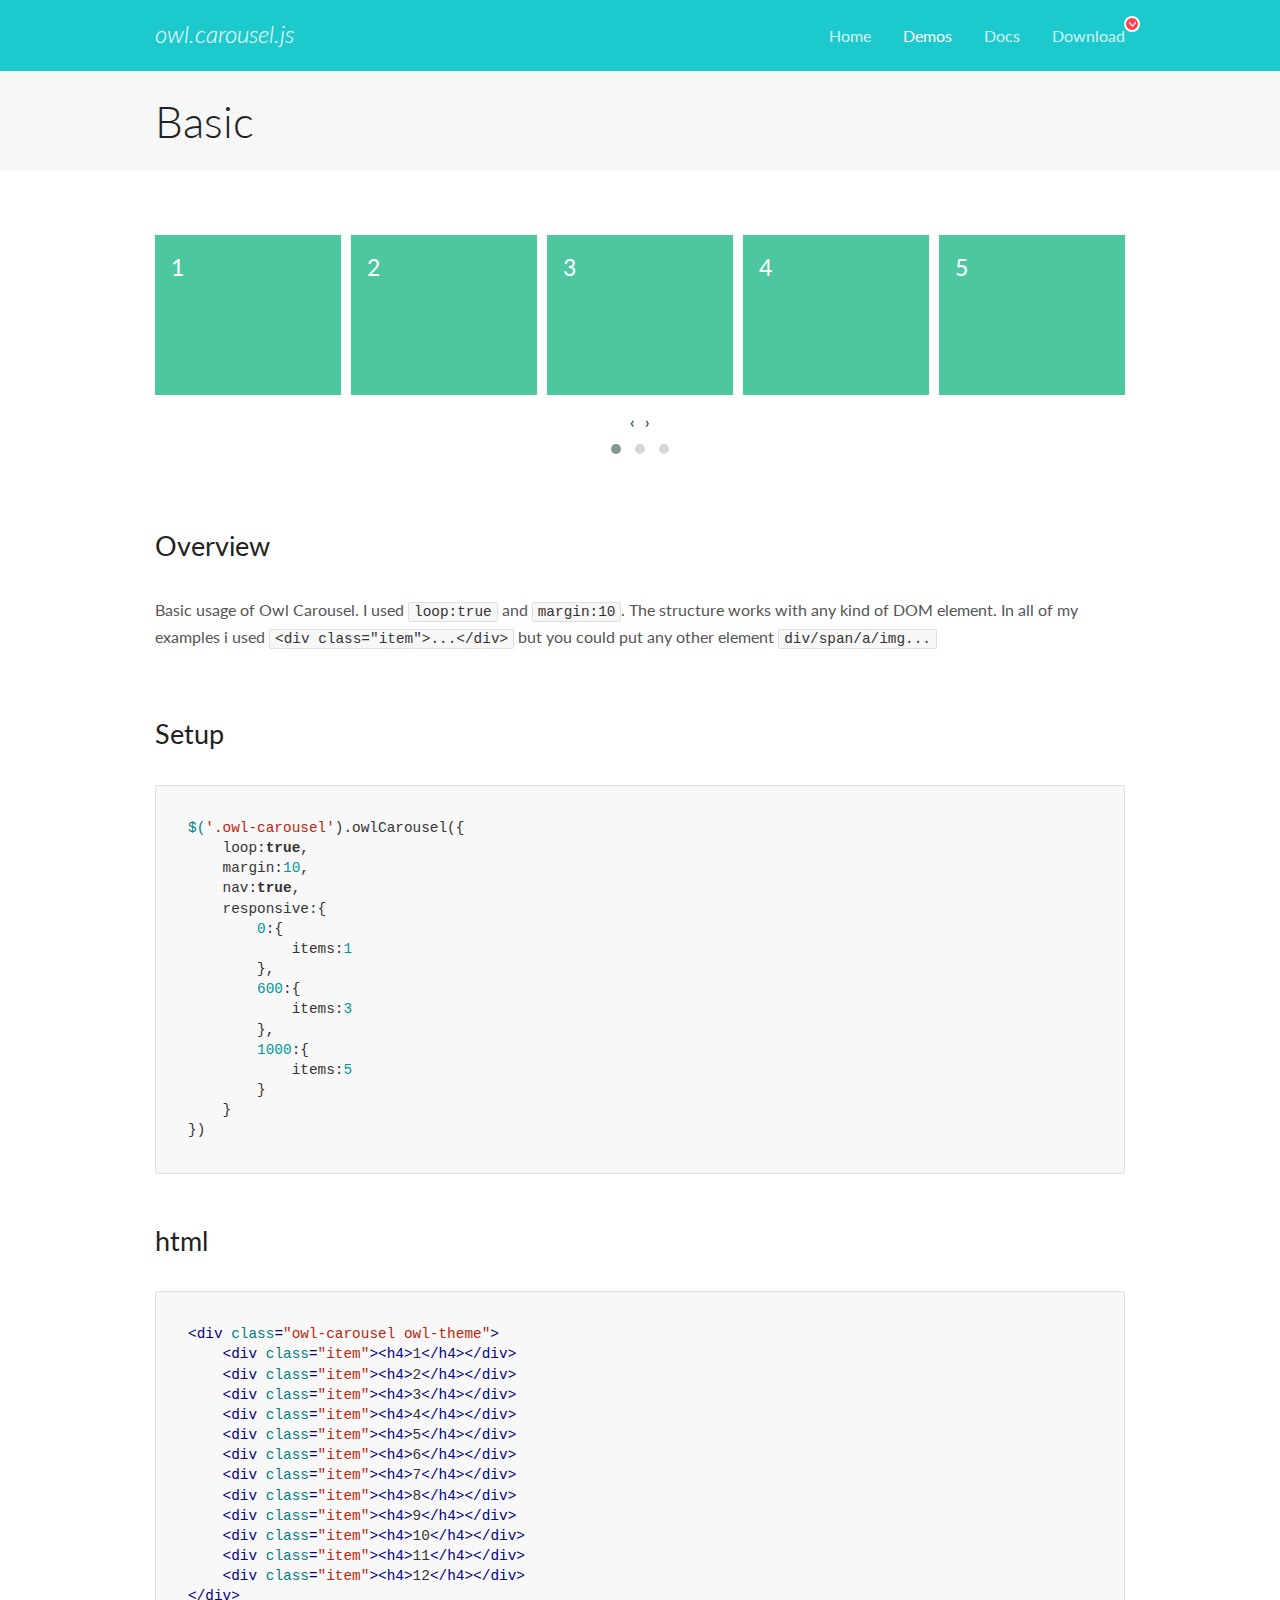
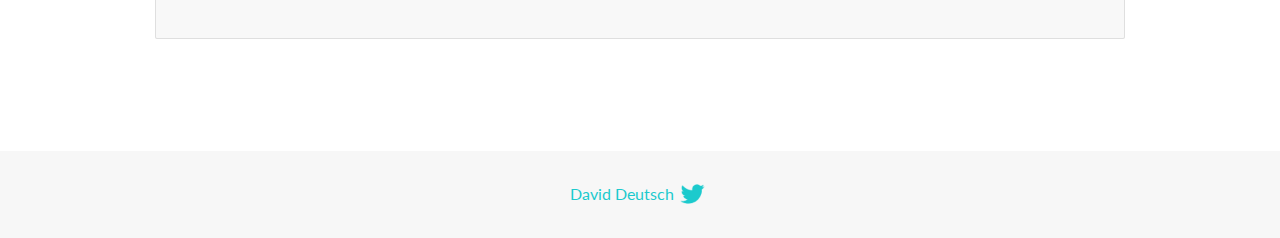
<file: lib/OwlCarousel2/docs/demos/basic.html>
<!DOCTYPE html>
<html lang="en">
  <head>

    <!-- head -->
    <meta charset="utf-8">
    <meta name="msapplication-tap-highlight" content="no" />
    <meta name="viewport" content="width=device-width, initial-scale=1.0" />
    <meta name="description" content="Basic usage demo">
    <meta name="author" content="David Deutsch">
    <title>
      Basic Demo | Owl Carousel | 2.3.4
    </title>

    <!-- Stylesheets -->
    <link href='https://fonts.googleapis.com/css?family=Lato:300,400,700,400italic,300italic' rel='stylesheet' type='text/css'>
    <link rel="stylesheet" href="../assets/css/docs.theme.min.css">

    <!-- Owl Stylesheets -->
    <link rel="stylesheet" href="../assets/owlcarousel/assets/owl.carousel.min.css">
    <link rel="stylesheet" href="../assets/owlcarousel/assets/owl.theme.default.min.css">

    <!-- HTML5 shim and Respond.js IE8 support of HTML5 elements and media queries -->

    <!--[if lt IE 9]>
      <script src="https://oss.maxcdn.com/libs/html5shiv/3.7.0/html5shiv.js"></script>
      <script src="https://oss.maxcdn.com/libs/respond.js/1.3.0/respond.min.js"></script>
    <![endif]-->

    <!-- Favicons -->
    <link rel="apple-touch-icon-precomposed" sizes="144x144" href="../assets/ico/apple-touch-icon-144-precomposed.png">
    <link rel="shortcut icon" href="../assets/ico/favicon.png">
    <link rel="shortcut icon" href="favicon.ico">

    <!-- Yeah i know js should not be in header. Its required for demos.-->

    <!-- javascript -->
    <script src="../assets/vendors/jquery.min.js"></script>
    <script src="../assets/owlcarousel/owl.carousel.js"></script>
  </head>
  <body>

    <!-- header -->
    <header class="header">
      <div class="row">
        <div class="large-12 columns">
          <div class="brand left">
            <h3>
              <a href="/OwlCarousel2/">owl.carousel.js</a> 
            </h3>
          </div>
          <a id="toggle-nav" class="right">
            <span></span> <span></span> <span></span> 
          </a> 
          <div class="nav-bar">
            <ul class="clearfix">
              <li> <a href="/OwlCarousel2/index.html">Home</a>  </li>
              <li class="active">
                <a href="/OwlCarousel2/demos/demos.html">Demos</a> 
              </li>
              <li> <a href="/OwlCarousel2/docs/started-welcome.html">Docs</a>  </li>
              <li>
                <a href="https://github.com/OwlCarousel2/OwlCarousel2/archive/2.3.4.zip">Download</a> 
                <span class="download"></span> 
              </li>
            </ul>
          </div>
        </div>
      </div>
    </header>

    <!-- title -->
    <section class="title">
      <div class="row">
        <div class="large-12 columns">
          <h1>Basic</h1>
        </div>
      </div>
    </section>

    <!--  Demos -->
    <section id="demos">
      <div class="row">
        <div class="large-12 columns">
          <div class="owl-carousel owl-theme">
            <div class="item">
              <h4>1</h4>
            </div>
            <div class="item">
              <h4>2</h4>
            </div>
            <div class="item">
              <h4>3</h4>
            </div>
            <div class="item">
              <h4>4</h4>
            </div>
            <div class="item">
              <h4>5</h4>
            </div>
            <div class="item">
              <h4>6</h4>
            </div>
            <div class="item">
              <h4>7</h4>
            </div>
            <div class="item">
              <h4>8</h4>
            </div>
            <div class="item">
              <h4>9</h4>
            </div>
            <div class="item">
              <h4>10</h4>
            </div>
            <div class="item">
              <h4>11</h4>
            </div>
            <div class="item">
              <h4>12</h4>
            </div>
          </div>
          <h3 id="overview">Overview</h3>
          <p>Basic usage of Owl Carousel. I used <code>loop:true</code> and <code>margin:10</code>. The structure works with any kind of DOM element. In all of my examples i used <code>&lt;div class=&quot;item&quot;&gt;...&lt;/div&gt;</code> but you could
            put any other element <code>div/span/a/img...</code></p>
          <h3 id="setup">Setup</h3>
          <pre><code>$(&#39;.owl-carousel&#39;).owlCarousel({
    loop:true,
    margin:10,
    nav:true,
    responsive:{
        0:{
            items:1
        },
        600:{
            items:3
        },
        1000:{
            items:5
        }
    }
})</code></pre>
          <h3 id="html">html</h3>
          <pre><code>&lt;div class=&quot;owl-carousel owl-theme&quot;&gt;
    &lt;div class=&quot;item&quot;&gt;&lt;h4&gt;1&lt;/h4&gt;&lt;/div&gt;
    &lt;div class=&quot;item&quot;&gt;&lt;h4&gt;2&lt;/h4&gt;&lt;/div&gt;
    &lt;div class=&quot;item&quot;&gt;&lt;h4&gt;3&lt;/h4&gt;&lt;/div&gt;
    &lt;div class=&quot;item&quot;&gt;&lt;h4&gt;4&lt;/h4&gt;&lt;/div&gt;
    &lt;div class=&quot;item&quot;&gt;&lt;h4&gt;5&lt;/h4&gt;&lt;/div&gt;
    &lt;div class=&quot;item&quot;&gt;&lt;h4&gt;6&lt;/h4&gt;&lt;/div&gt;
    &lt;div class=&quot;item&quot;&gt;&lt;h4&gt;7&lt;/h4&gt;&lt;/div&gt;
    &lt;div class=&quot;item&quot;&gt;&lt;h4&gt;8&lt;/h4&gt;&lt;/div&gt;
    &lt;div class=&quot;item&quot;&gt;&lt;h4&gt;9&lt;/h4&gt;&lt;/div&gt;
    &lt;div class=&quot;item&quot;&gt;&lt;h4&gt;10&lt;/h4&gt;&lt;/div&gt;
    &lt;div class=&quot;item&quot;&gt;&lt;h4&gt;11&lt;/h4&gt;&lt;/div&gt;
    &lt;div class=&quot;item&quot;&gt;&lt;h4&gt;12&lt;/h4&gt;&lt;/div&gt;
&lt;/div&gt;</code></pre>
          <script>
            $(document).ready(function() {
              var owl = $('.owl-carousel');
              owl.owlCarousel({
                margin: 10,
                nav: true,
                loop: true,
                responsive: {
                  0: {
                    items: 1
                  },
                  600: {
                    items: 3
                  },
                  1000: {
                    items: 5
                  }
                }
              })
            })
          </script>
        </div>
      </div>
    </section>

    <!-- footer -->
    <footer class="footer">
      <div class="row">
        <div class="large-12 columns">
          <h5>
            <a href="/OwlCarousel2/docs/support-contact.html">David Deutsch</a> 
            <a id="custom-tweet-button" href="https://twitter.com/share?url=https://github.com/OwlCarousel2/OwlCarousel2&text=Owl Carousel - This is so awesome! " target="_blank"></a> 
          </h5>
        </div>
      </div>
    </footer>

    <!-- vendors -->
    <script src="../assets/vendors/highlight.js"></script>
    <script src="../assets/js/app.js"></script>
  </body>
</html>
</file>
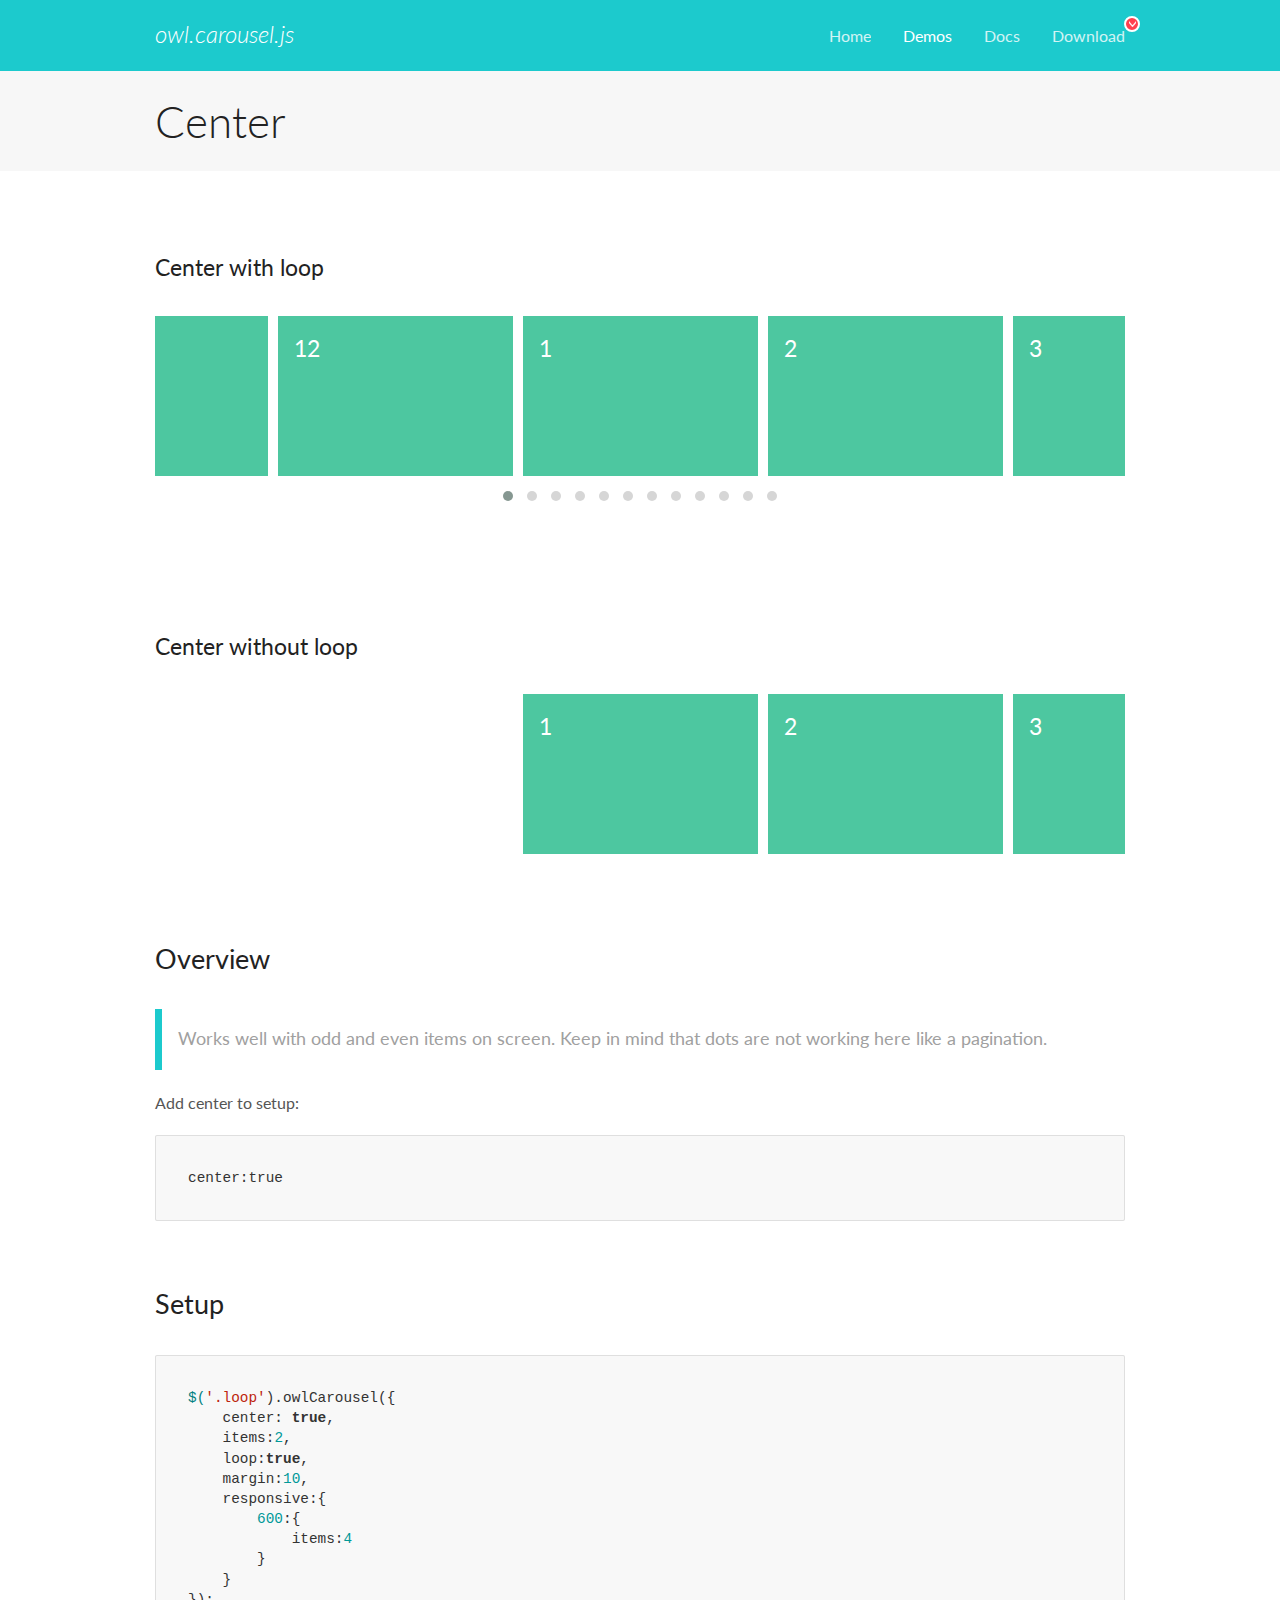
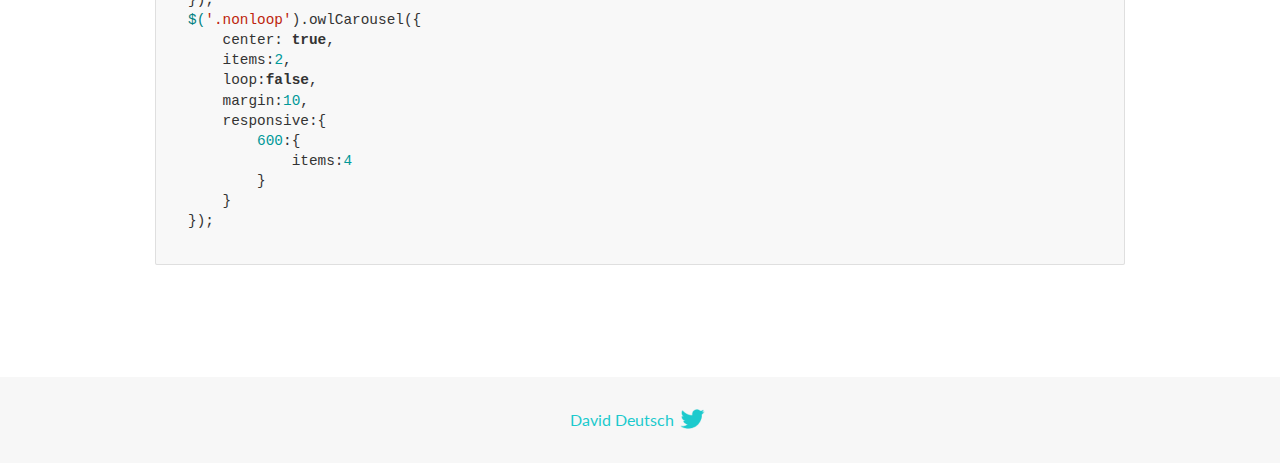
<file: lib/OwlCarousel2/docs/demos/center.html>
<!DOCTYPE html>
<html lang="en">
  <head>

    <!-- head -->
    <meta charset="utf-8">
    <meta name="msapplication-tap-highlight" content="no" />
    <meta name="viewport" content="width=device-width, initial-scale=1.0" />
    <meta name="description" content="Center carousel">
    <meta name="author" content="David Deutsch">
    <title>
      Center Demo | Owl Carousel | 2.3.4
    </title>

    <!-- Stylesheets -->
    <link href='https://fonts.googleapis.com/css?family=Lato:300,400,700,400italic,300italic' rel='stylesheet' type='text/css'>
    <link rel="stylesheet" href="../assets/css/docs.theme.min.css">

    <!-- Owl Stylesheets -->
    <link rel="stylesheet" href="../assets/owlcarousel/assets/owl.carousel.min.css">
    <link rel="stylesheet" href="../assets/owlcarousel/assets/owl.theme.default.min.css">

    <!-- HTML5 shim and Respond.js IE8 support of HTML5 elements and media queries -->

    <!--[if lt IE 9]>
      <script src="https://oss.maxcdn.com/libs/html5shiv/3.7.0/html5shiv.js"></script>
      <script src="https://oss.maxcdn.com/libs/respond.js/1.3.0/respond.min.js"></script>
    <![endif]-->

    <!-- Favicons -->
    <link rel="apple-touch-icon-precomposed" sizes="144x144" href="../assets/ico/apple-touch-icon-144-precomposed.png">
    <link rel="shortcut icon" href="../assets/ico/favicon.png">
    <link rel="shortcut icon" href="favicon.ico">

    <!-- Yeah i know js should not be in header. Its required for demos.-->

    <!-- javascript -->
    <script src="../assets/vendors/jquery.min.js"></script>
    <script src="../assets/owlcarousel/owl.carousel.js"></script>
  </head>
  <body>

    <!-- header -->
    <header class="header">
      <div class="row">
        <div class="large-12 columns">
          <div class="brand left">
            <h3>
              <a href="/OwlCarousel2/">owl.carousel.js</a> 
            </h3>
          </div>
          <a id="toggle-nav" class="right">
            <span></span> <span></span> <span></span> 
          </a> 
          <div class="nav-bar">
            <ul class="clearfix">
              <li> <a href="/OwlCarousel2/index.html">Home</a>  </li>
              <li class="active">
                <a href="/OwlCarousel2/demos/demos.html">Demos</a> 
              </li>
              <li> <a href="/OwlCarousel2/docs/started-welcome.html">Docs</a>  </li>
              <li>
                <a href="https://github.com/OwlCarousel2/OwlCarousel2/archive/2.3.4.zip">Download</a> 
                <span class="download"></span> 
              </li>
            </ul>
          </div>
        </div>
      </div>
    </header>

    <!-- title -->
    <section class="title">
      <div class="row">
        <div class="large-12 columns">
          <h1>Center</h1>
        </div>
      </div>
    </section>

    <!--  Demos -->
    <section id="demos">
      <div class="row">
        <div class="large-12 columns">
          <h4 id="center-with-loop">Center with loop</h4>
          <div class="loop owl-carousel owl-theme">
            <div class="item">
              <h4>1</h4>
            </div>
            <div class="item">
              <h4>2</h4>
            </div>
            <div class="item">
              <h4>3</h4>
            </div>
            <div class="item">
              <h4>4</h4>
            </div>
            <div class="item">
              <h4>5</h4>
            </div>
            <div class="item">
              <h4>6</h4>
            </div>
            <div class="item">
              <h4>7</h4>
            </div>
            <div class="item">
              <h4>8</h4>
            </div>
            <div class="item">
              <h4>9</h4>
            </div>
            <div class="item">
              <h4>10</h4>
            </div>
            <div class="item">
              <h4>11</h4>
            </div>
            <div class="item">
              <h4>12</h4>
            </div>
          </div>
          <br>
          <h4 id="center-without-loop">Center without loop</h4>
          <div class="nonloop owl-carousel">
            <div class="item">
              <h4>1</h4>
            </div>
            <div class="item">
              <h4>2</h4>
            </div>
            <div class="item">
              <h4>3</h4>
            </div>
            <div class="item">
              <h4>4</h4>
            </div>
            <div class="item">
              <h4>5</h4>
            </div>
            <div class="item">
              <h4>6</h4>
            </div>
            <div class="item">
              <h4>7</h4>
            </div>
            <div class="item">
              <h4>8</h4>
            </div>
            <div class="item">
              <h4>9</h4>
            </div>
            <div class="item">
              <h4>10</h4>
            </div>
            <div class="item">
              <h4>11</h4>
            </div>
            <div class="item">
              <h4>12</h4>
            </div>
          </div>
          <h3 id="overview">Overview</h3>
          <blockquote>
            <p>Works well with odd and even items on screen. Keep in mind that dots are not working here like a pagination.</p>
          </blockquote>
          <p>Add center to setup:</p>
          <pre><code>center:true</code></pre>
          <h3 id="setup">Setup</h3>
          <pre><code>$(&#39;.loop&#39;).owlCarousel({
    center: true,
    items:2,
    loop:true,
    margin:10,
    responsive:{
        600:{
            items:4
        }
    }
});
$(&#39;.nonloop&#39;).owlCarousel({
    center: true,
    items:2,
    loop:false,
    margin:10,
    responsive:{
        600:{
            items:4
        }
    }
});</code></pre>
          <script>
            jQuery(document).ready(function($) {
              $('.loop').owlCarousel({
                center: true,
                items: 2,
                loop: true,
                margin: 10,
                responsive: {
                  600: {
                    items: 4
                  }
                }
              });
              $('.nonloop').owlCarousel({
                center: true,
                items: 2,
                loop: false,
                margin: 10,
                responsive: {
                  600: {
                    items: 4
                  }
                }
              });
            });
          </script>
        </div>
      </div>
    </section>

    <!-- footer -->
    <footer class="footer">
      <div class="row">
        <div class="large-12 columns">
          <h5>
            <a href="/OwlCarousel2/docs/support-contact.html">David Deutsch</a> 
            <a id="custom-tweet-button" href="https://twitter.com/share?url=https://github.com/OwlCarousel2/OwlCarousel2&text=Owl Carousel - This is so awesome! " target="_blank"></a> 
          </h5>
        </div>
      </div>
    </footer>

    <!-- vendors -->
    <script src="../assets/vendors/highlight.js"></script>
    <script src="../assets/js/app.js"></script>
  </body>
</html>
</file>
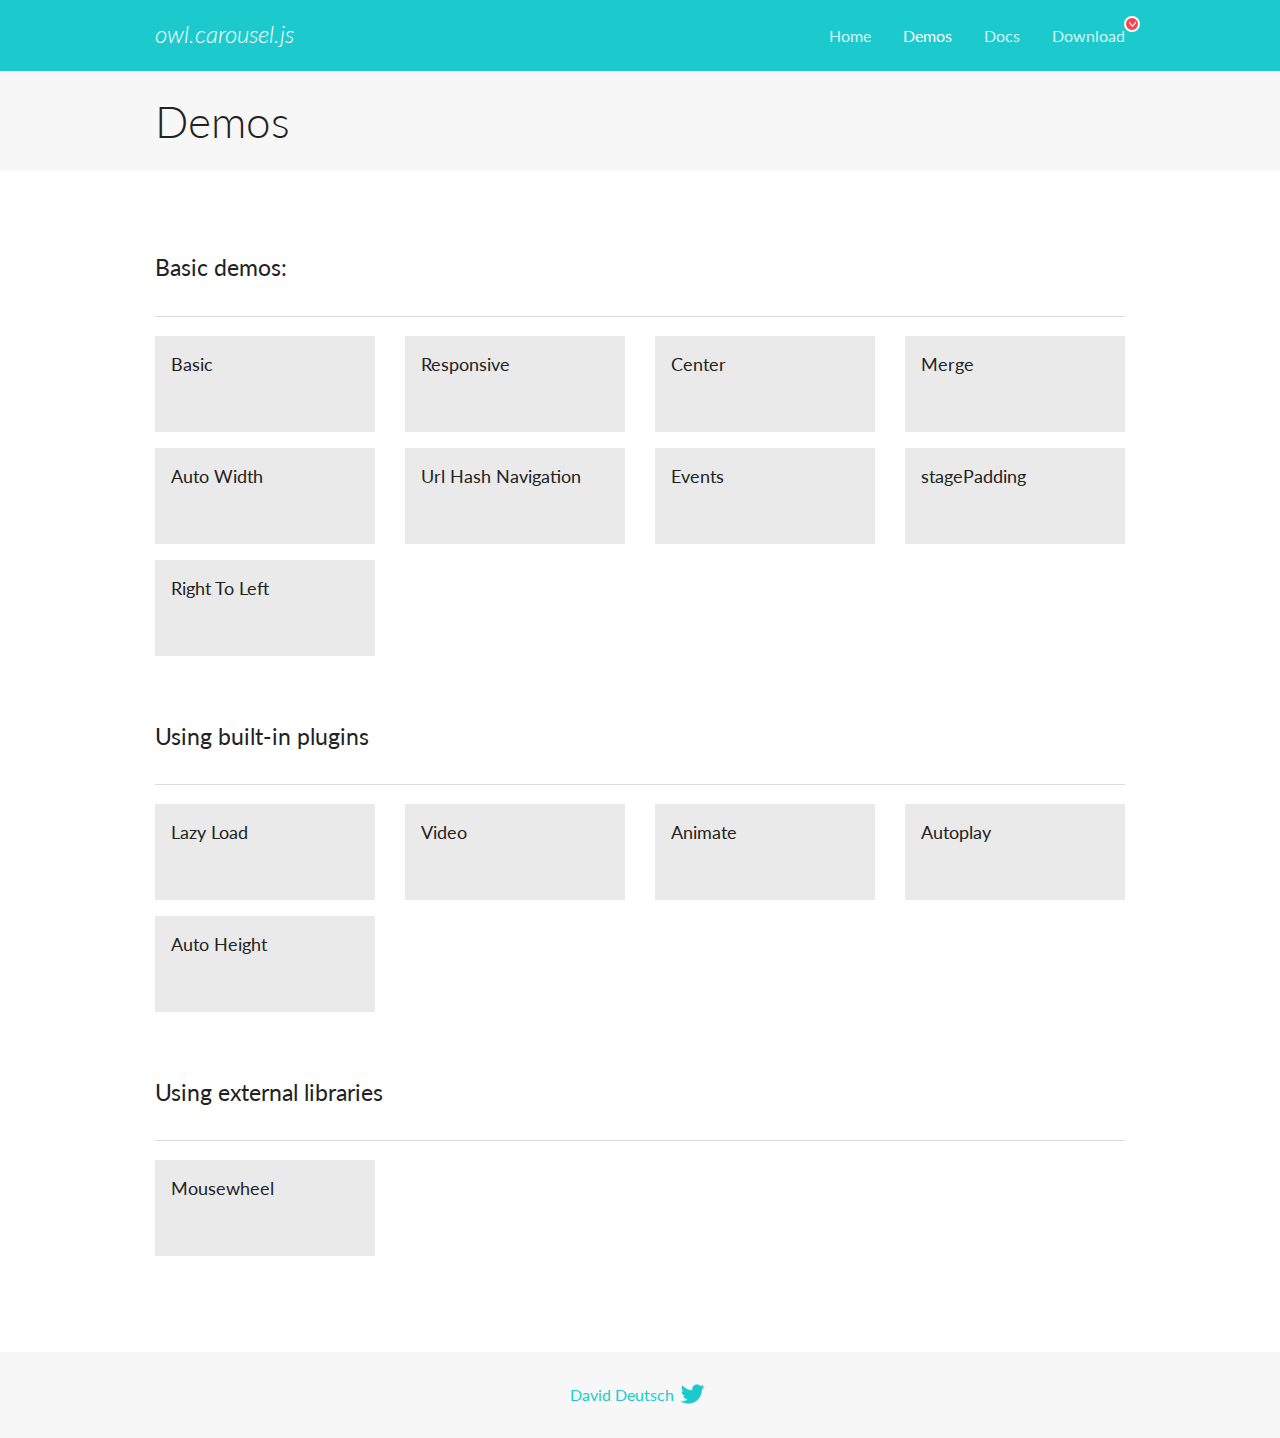
<file: lib/OwlCarousel2/docs/demos/demos.html>
<!DOCTYPE html>
<html lang="en">
  <head>

    <!-- head -->
    <meta charset="utf-8">
    <meta name="msapplication-tap-highlight" content="no" />
    <meta name="viewport" content="width=device-width, initial-scale=1.0" />
    <meta name="description" content="A list of Owl Carousel examples.">
    <meta name="author" content="David Deutsch">
    <title>
      Demos | Owl Carousel | 2.3.4
    </title>

    <!-- Stylesheets -->
    <link href='https://fonts.googleapis.com/css?family=Lato:300,400,700,400italic,300italic' rel='stylesheet' type='text/css'>
    <link rel="stylesheet" href="../assets/css/docs.theme.min.css">

    <!-- Owl Stylesheets -->
    <link rel="stylesheet" href="../assets/owlcarousel/assets/owl.carousel.min.css">
    <link rel="stylesheet" href="../assets/owlcarousel/assets/owl.theme.default.min.css">

    <!-- HTML5 shim and Respond.js IE8 support of HTML5 elements and media queries -->

    <!--[if lt IE 9]>
      <script src="https://oss.maxcdn.com/libs/html5shiv/3.7.0/html5shiv.js"></script>
      <script src="https://oss.maxcdn.com/libs/respond.js/1.3.0/respond.min.js"></script>
    <![endif]-->

    <!-- Favicons -->
    <link rel="apple-touch-icon-precomposed" sizes="144x144" href="../assets/ico/apple-touch-icon-144-precomposed.png">
    <link rel="shortcut icon" href="../assets/ico/favicon.png">
    <link rel="shortcut icon" href="favicon.ico">

    <!-- Yeah i know js should not be in header. Its required for demos.-->

    <!-- javascript -->
    <script src="../assets/vendors/jquery.min.js"></script>
    <script src="../assets/owlcarousel/owl.carousel.js"></script>
  </head>
  <body>

    <!-- header -->
    <header class="header">
      <div class="row">
        <div class="large-12 columns">
          <div class="brand left">
            <h3>
              <a href="/OwlCarousel2/">owl.carousel.js</a> 
            </h3>
          </div>
          <a id="toggle-nav" class="right">
            <span></span> <span></span> <span></span> 
          </a> 
          <div class="nav-bar">
            <ul class="clearfix">
              <li> <a href="/OwlCarousel2/index.html">Home</a>  </li>
              <li class="active">
                <a href="/OwlCarousel2/demos/demos.html">Demos</a> 
              </li>
              <li> <a href="/OwlCarousel2/docs/started-welcome.html">Docs</a>  </li>
              <li>
                <a href="https://github.com/OwlCarousel2/OwlCarousel2/archive/2.3.4.zip">Download</a> 
                <span class="download"></span> 
              </li>
            </ul>
          </div>
        </div>
      </div>
    </header>

    <!-- title -->
    <section class="title">
      <div class="row">
        <div class="large-12 columns">
          <h1>Demos</h1>
        </div>
      </div>
    </section>

    <!--  Demos -->
    <section id="demos">
      <div class="row">
        <div class="large-12 columns">
          <h4 id="basic-demos-">Basic demos:</h4>
          <hr>
          <div class="demo-list">
            <div class="row">
              <div class="small-6 medium-4 large-3 columns">
                <a href="basic.html" class="demo-block">
                  <h5>Basic </h5>
                </a> 
              </div>
              <div class="small-6 medium-4 large-3 columns">
                <a href="responsive.html" class="demo-block">
                  <h5>Responsive </h5>
                </a> 
              </div>
              <div class="small-6 medium-4 large-3 columns">
                <a href="center.html" class="demo-block">
                  <h5>Center </h5>
                </a> 
              </div>
              <div class="small-6 medium-4 large-3 columns">
                <a href="merge.html" class="demo-block">
                  <h5>Merge </h5>
                </a> 
              </div>
              <div class="small-6 medium-4 large-3 columns">
                <a href="autowidth.html" class="demo-block">
                  <h5>Auto Width </h5>
                </a> 
              </div>
              <div class="small-6 medium-4 large-3 columns">
                <a href="urlhashnav.html" class="demo-block">
                  <h5>Url Hash Navigation </h5>
                </a> 
              </div>
              <div class="small-6 medium-4 large-3 columns">
                <a href="events.html" class="demo-block">
                  <h5>Events </h5>
                </a> 
              </div>
              <div class="small-6 medium-4 large-3 columns">
                <a href="stagepadding.html" class="demo-block">
                  <h5>stagePadding </h5>
                </a> 
              </div>
              <div class="small-6 medium-4 large-3 columns">
                <a href="rtl.html" class="demo-block">
                  <h5>Right To Left </h5>
                </a> 
              </div>
            </div>
          </div>
          <h4 id="using-built-in-plugins">Using built-in plugins</h4>
          <hr>
          <div class="demo-list">
            <div class="row">
              <div class="small-6 medium-4 large-3 columns">
                <a href="lazyLoad.html" class="demo-block">
                  <h5>Lazy Load </h5>
                </a> 
              </div>
              <div class="small-6 medium-4 large-3 columns">
                <a href="video.html" class="demo-block">
                  <h5>Video </h5>
                </a> 
              </div>
              <div class="small-6 medium-4 large-3 columns">
                <a href="animate.html" class="demo-block">
                  <h5>Animate </h5>
                </a> 
              </div>
              <div class="small-6 medium-4 large-3 columns">
                <a href="autoplay.html" class="demo-block">
                  <h5>Autoplay </h5>
                </a> 
              </div>
              <div class="small-6 medium-4 large-3 columns">
                <a href="autoheight.html" class="demo-block">
                  <h5>Auto Height </h5>
                </a> 
              </div>
            </div>
          </div>
          <h4 id="using-external-libraries">Using external libraries</h4>
          <hr>
          <div class="demo-list">
            <div class="row">
              <div class="small-6 medium-4 large-3 columns">
                <a href="mousewheel.html" class="demo-block">
                  <h5>Mousewheel </h5>
                </a> 
              </div>
            </div>
          </div>
        </div>
      </div>
    </section>

    <!-- footer -->
    <footer class="footer">
      <div class="row">
        <div class="large-12 columns">
          <h5>
            <a href="/OwlCarousel2/docs/support-contact.html">David Deutsch</a> 
            <a id="custom-tweet-button" href="https://twitter.com/share?url=https://github.com/OwlCarousel2/OwlCarousel2&text=Owl Carousel - This is so awesome! " target="_blank"></a> 
          </h5>
        </div>
      </div>
    </footer>

    <!-- vendors -->
    <script src="../assets/vendors/highlight.js"></script>
    <script src="../assets/js/app.js"></script>
  </body>
</html>
</file>
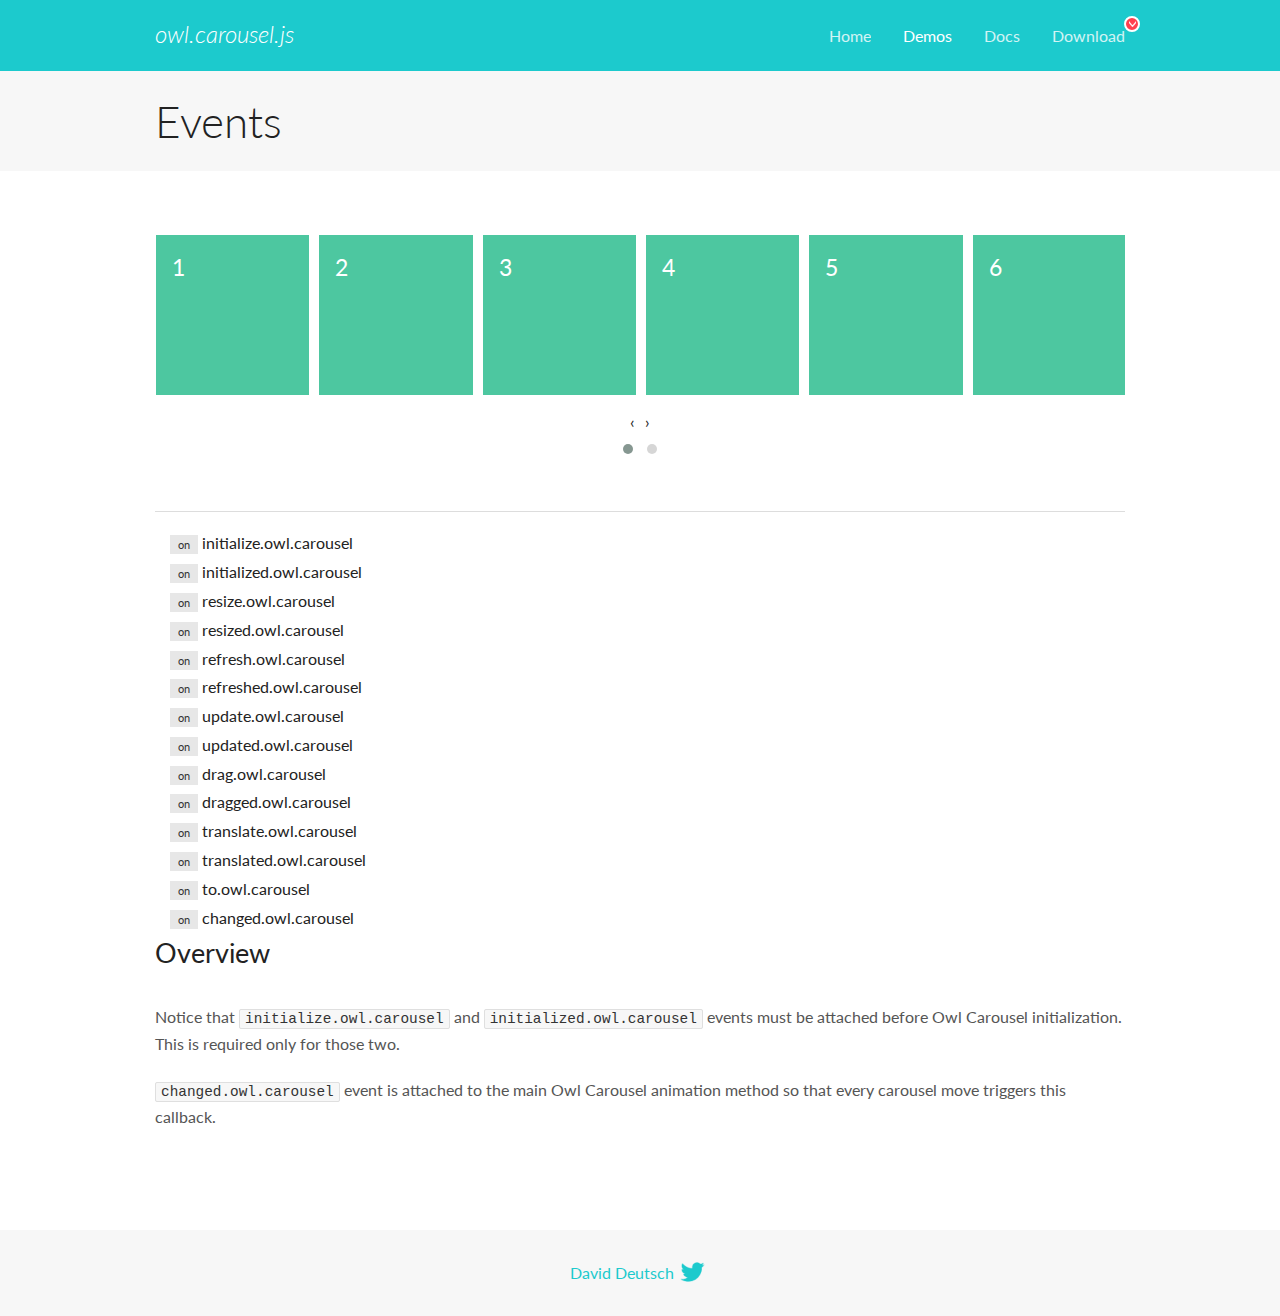
<file: lib/OwlCarousel2/docs/demos/events.html>
<!DOCTYPE html>
<html lang="en">
  <head>

    <!-- head -->
    <meta charset="utf-8">
    <meta name="msapplication-tap-highlight" content="no" />
    <meta name="viewport" content="width=device-width, initial-scale=1.0" />
    <meta name="description" content="Events usage demo">
    <meta name="author" content="David Deutsch">
    <title>
      Events Demo | Owl Carousel | 2.3.4
    </title>

    <!-- Stylesheets -->
    <link href='https://fonts.googleapis.com/css?family=Lato:300,400,700,400italic,300italic' rel='stylesheet' type='text/css'>
    <link rel="stylesheet" href="../assets/css/docs.theme.min.css">

    <!-- Owl Stylesheets -->
    <link rel="stylesheet" href="../assets/owlcarousel/assets/owl.carousel.min.css">
    <link rel="stylesheet" href="../assets/owlcarousel/assets/owl.theme.default.min.css">

    <!-- HTML5 shim and Respond.js IE8 support of HTML5 elements and media queries -->

    <!--[if lt IE 9]>
      <script src="https://oss.maxcdn.com/libs/html5shiv/3.7.0/html5shiv.js"></script>
      <script src="https://oss.maxcdn.com/libs/respond.js/1.3.0/respond.min.js"></script>
    <![endif]-->

    <!-- Favicons -->
    <link rel="apple-touch-icon-precomposed" sizes="144x144" href="../assets/ico/apple-touch-icon-144-precomposed.png">
    <link rel="shortcut icon" href="../assets/ico/favicon.png">
    <link rel="shortcut icon" href="favicon.ico">

    <!-- Yeah i know js should not be in header. Its required for demos.-->

    <!-- javascript -->
    <script src="../assets/vendors/jquery.min.js"></script>
    <script src="../assets/owlcarousel/owl.carousel.js"></script>
  </head>
  <body>

    <!-- header -->
    <header class="header">
      <div class="row">
        <div class="large-12 columns">
          <div class="brand left">
            <h3>
              <a href="/OwlCarousel2/">owl.carousel.js</a> 
            </h3>
          </div>
          <a id="toggle-nav" class="right">
            <span></span> <span></span> <span></span> 
          </a> 
          <div class="nav-bar">
            <ul class="clearfix">
              <li> <a href="/OwlCarousel2/index.html">Home</a>  </li>
              <li class="active">
                <a href="/OwlCarousel2/demos/demos.html">Demos</a> 
              </li>
              <li> <a href="/OwlCarousel2/docs/started-welcome.html">Docs</a>  </li>
              <li>
                <a href="https://github.com/OwlCarousel2/OwlCarousel2/archive/2.3.4.zip">Download</a> 
                <span class="download"></span> 
              </li>
            </ul>
          </div>
        </div>
      </div>
    </header>

    <!-- title -->
    <section class="title">
      <div class="row">
        <div class="large-12 columns">
          <h1>Events</h1>
        </div>
      </div>
    </section>

    <!--  Demos -->
    <section id="demos">
      <div class="row">
        <div class="large-12 columns">
          <div class="owl-carousel owl-theme">
            <div class="item">
              <h4>1</h4>
            </div>
            <div class="item">
              <h4>2</h4>
            </div>
            <div class="item">
              <h4>3</h4>
            </div>
            <div class="item">
              <h4>4</h4>
            </div>
            <div class="item">
              <h4>5</h4>
            </div>
            <div class="item">
              <h4>6</h4>
            </div>
            <div class="item">
              <h4>7</h4>
            </div>
            <div class="item">
              <h4>8</h4>
            </div>
            <div class="item">
              <h4>9</h4>
            </div>
            <div class="item">
              <h4>10</h4>
            </div>
            <div class="item">
              <h4>11</h4>
            </div>
            <div class="item">
              <h4>12</h4>
            </div>
          </div>
          <hr>
          <div class="large-12 columns callbacks">
            <div><span class="label secondary initialize">on</span>  initialize.owl.carousel </div>
            <div><span class="label secondary initialized">on</span>  initialized.owl.carousel </div>
            <div><span class="label secondary resize">on</span>  resize.owl.carousel </div>
            <div><span class="label secondary resized">on</span>  resized.owl.carousel </div>
            <div><span class="label secondary refresh">on</span>  refresh.owl.carousel </div>
            <div><span class="label secondary refreshed">on</span>  refreshed.owl.carousel </div>
            <div><span class="label secondary update">on</span>  update.owl.carousel </div>
            <div><span class="label secondary updated">on</span>  updated.owl.carousel </div>
            <div><span class="label secondary drag">on</span>  drag.owl.carousel </div>
            <div><span class="label secondary dragged">on</span>  dragged.owl.carousel </div>
            <div><span class="label secondary translate">on</span>  translate.owl.carousel </div>
            <div><span class="label secondary translated">on</span>  translated.owl.carousel </div>
            <div><span class="label secondary to">on</span>  to.owl.carousel </div>
            <div><span class="label secondary changed">on</span>  changed.owl.carousel </div>
          </div>
          <h3 id="overview">Overview</h3>
          <p>Notice that <code>initialize.owl.carousel</code> and <code>initialized.owl.carousel</code> events must be attached before Owl Carousel initialization. This is required only for those two.</p>
          <p><code>changed.owl.carousel</code> event is attached to the main Owl Carousel animation method so that every carousel move triggers this callback.</p>
          <script>
            jQuery(document).ready(function($) {
              var owl = $('.owl-carousel');
              owl.on('initialize.owl.carousel initialized.owl.carousel ' +
                'initialize.owl.carousel initialize.owl.carousel ' +
                'resize.owl.carousel resized.owl.carousel ' +
                'refresh.owl.carousel refreshed.owl.carousel ' +
                'update.owl.carousel updated.owl.carousel ' +
                'drag.owl.carousel dragged.owl.carousel ' +
                'translate.owl.carousel translated.owl.carousel ' +
                'to.owl.carousel changed.owl.carousel',
                function(e) {
                  $('.' + e.type)
                    .removeClass('secondary')
                    .addClass('success');
                  window.setTimeout(function() {
                    $('.' + e.type)
                      .removeClass('success')
                      .addClass('secondary');
                  }, 500);
                });
              owl.owlCarousel({
                loop: true,
                nav: true,
                lazyLoad: true,
                margin: 10,
                video: true,
                responsive: {
                  0: {
                    items: 1
                  },
                  600: {
                    items: 3
                  },
                  960: {
                    items: 5,
                  },
                  1200: {
                    items: 6
                  }
                }
              });
            });
          </script>
        </div>
      </div>
    </section>

    <!-- footer -->
    <footer class="footer">
      <div class="row">
        <div class="large-12 columns">
          <h5>
            <a href="/OwlCarousel2/docs/support-contact.html">David Deutsch</a> 
            <a id="custom-tweet-button" href="https://twitter.com/share?url=https://github.com/OwlCarousel2/OwlCarousel2&text=Owl Carousel - This is so awesome! " target="_blank"></a> 
          </h5>
        </div>
      </div>
    </footer>

    <!-- vendors -->
    <script src="../assets/vendors/highlight.js"></script>
    <script src="../assets/js/app.js"></script>
  </body>
</html>
</file>
<file: css/estilo.css>
/*Principal*/
body {
    background: rgba(0, 0, 0, .88);
}

header .container {
    position: relative;
}

header {
    background: rgba(0, 0, 0, 1);
    position: fixed;
    width: 100%;
    height: 70px;
    left: 0px;
    top: -1.26px;
    z-index: 1;
}

header img {
    position: relative;
    width: 8%;
    left: -59px;;
    top: 7px;
}

header .nav-bar h1 {
    position: relative;
    color: #fff;
    font-size: 20px;
    top: -32px;
    left: 50px;;
}

#menu {
    margin: 34px 0;
    position: relative;
    top: -103px;
    color: #fff;


}

#menu li.nav-item a {
    color: #fff;
    font-size: 16px;
    text-transform: uppercase;


}

#menu li.nav-item i {
    font-size: 16px;
    margin: 12px 12px;


}

section {
    position: relative;

}

#Programa h1 {
    text-align: center;
    margin-top: 100px;
    color: #fff;
}

#Caixa {
    position: absolute;
    width: 1233px;
    height: 156px;
    right: 414px;
    top: 81.26px;
    border-radius: 15px;
    background: #273B4A;
}

#Caixa h5 {
    color: #fff;
    text-transform: uppercase;
}

hr.linha-1 {
    position: absolute;
    width: 156px;
    height: 0px;
    left: 87px;
    top: 60px;

    border: 2px solid #F78B31;
    transform: rotate(90deg);
}

hr.linha-2 {
    position: absolute;
    width: 156px;
    height: 0px;
    left: 277px;
    top: 60px;
    color: #F78B31;
    border: 2px solid;
    transform: rotate(90deg);

}

hr.linha-3 {
    position: absolute;
    width: 156px;
    height: 0px;
    left: 444px;
    top: 60px;

    border: 2px solid #F78B31;
    transform: rotate(90deg);

}

hr.linha-4 {
    position: absolute;
    width: 156px;
    height: 0px;
    left: 627px;
    top: 60px;

    border: 2px solid #F78B31;
    transform: rotate(90deg);

}

hr.linha-5 {
    position: absolute;
    width: 156px;
    height: 0px;
    left: 804px;
    top: 60px;

    border: 2px solid #F78B31;
    transform: rotate(90deg);

}

hr.linha-6 {
    position: absolute;
    width: 156px;
    height: 0px;
    left: 983px;
    top: 60px;

    border: 2px solid #F78B31;
    transform: rotate(90deg);

}

hr.divisa {
    position: relative;
    border: 2px solid #F78B31;
    left: -8px;
    top: -12px;

}

#Caixa p {
    text-align: center;
    font-size: 16px;
    color: #fff;
    text-transform: uppercase;

}

#Caixa p small {
    display: block;
    color: rgba(192, 192, 192, 0.66);
    font-size: 16px;

}

#Caixa p.info {
    margin-top: -20px;
}

#Eventos {
    position: relative;
    width: 100%;
    height: 466px;
    left: 300px;
    top: 307.74px;
    background: url(../img/AdoracaoEvento.png);
    background-repeat: no-repeat;
    opacity: 0.85;
}

#Eventos .card {
    display: inline-block;
    position: relative;
    top: 55px;
    left: 111px;
    margin: 36px 36px;
    width: 451px;
    padding-inline: 10px;
}

#Eventos .card-title {
    margin-left: -21px;
    text-transform: uppercase;
}

#Eventos .card-img-top {
    width: 105%;
    margin-top: -1px;
    margin-left: -11px;

}
#Eventos  .img-size{
    width: 451px;
    height: 147px;

}

#Contribuicao {
    position: relative;
    width: 100%;
    height: 466px;
    left: 255px;
    top: 307.74px;
}

#Contribuicao h1 {
    color: #fff;
    text-transform: uppercase;
    margin-left: 241px;
}

#Contribuicao p {
    color: #7898AF;
    margin-left: 695px;
}

#Contribuicao .card {
    position: relative;
    top: 73px;
    left: 111px;
    margin: 36px 36px;
    width: 451px;
    padding-inline: 10px;
    background: #273B4A;
}

#Contribuicao .card-text {
    margin-left: 1px;

}

#Contribuicao .card-img-top {
    width: 100%;
    margin-top: 11px;
    margin-left: 1px;
    margin-right: 94px;
}

#Contribuicao .card-body {
    background: #273B4A;
}

#Contribuicao .card-title {
    text-align: center;
    color: #fff;
    text-transform: uppercase;
}

#Contribuicao .card-text {
    color: #fff;
}

#Contribuicao .c-alin {
    position: relative;
    top: -608px;
    left: 660px;
}




/*Doaçoes*/
section {
    position: absolute;

}

#doacao .title {
    margin-top: 92px;
    margin-bottom: -118px;
    color: #FFF;
    text-align: center;
    text-transform: uppercase;

}

#doacao .card {
    margin-top: 199px;
    width: 100%;
    background: #273B4A;

}

#doacao .card-title {
    color: #FFF;
    text-align: center;
    font-size: 36px;
    margin-left: -102px;

}

#doacao .card-body hr {
    border: 5px rgba(247, 139, 49, 1) solid;
    width: 138px;
    margin-left: 496px;
    margin-top: 2px;
    text-align: center;

}

#doacao .card-text {
    font-size: 24px;
    align-items: center;
    text-align: justify;
    color: #FFF;
}

#doacao .card-text strong {
    color: #F78B31;
}

#doacao .pagamento img {
    width: 49px;
}

#doacao .pagamento {
    color: #FFF;
    font-size: 35px;
    display: inline-block;
    padding: 10px;
    margin: 0 auto;
    width: 352px; 
}

#doacao .local {
    display: inline-block;


}

#doacao .local h6 {
    font-size: 24px;
    color: #FFF;
}

#doacao .local p {
    color: #FFF;
    font-size: 20px;
    text-align: justify;
    text-transform: uppercase;
}

#doacao .local small {
    color: #FFF;
    font-size: 20px;
    text-align: justify;
    text-transform: uppercase;
}

#doacao .santa {
    display: inline-block;
    margin-left: 234px;
    margin-top: -87px;
}

#doacao .roupa {
    position: relative;
    top: 83px;
}

/*Login*/
section #areaDoLogin {
    position: absolute;
    width: 594px;
    height: 661px;
    left: 484px;
    top: 165px;
    border: #F78B31 1px solid;
    border-radius: 11px;
    filter: drop-shadow(0px 2px 4px rgba(0, 0, 0, 0.25));

}

section #areaDoLogin .row img {
    position: absolute;
    left: 196px;
    top: 32px;
    width: 171px;
    height: 146.97px;

}

section #areaDoLogin .logon {
    position: absolute;
    top: 193px;
    left: 17px;

}

section #areaDoLogin .form-text {
    color: #FFF;
}

section #areaDoLogin label {
    color: #FFF;
    font-size: 16px;
    text-transform: uppercase;

}

section #areaDoLogin .senha {
    margin-top: 8px;
}

section #areaDoLogin .entrar {
    position: relative;
    width: 168px;
    bottom: -28px;
    color: #fff;
    text-transform: uppercase;
}

section #areaDoLogin input {
    width: 98%;
}

section #areaDoLogin a {
    position: absolute;
    color: #FFF;
    bottom: 294px;
    left: 306px;
    font-size: 16px;
    text-transform: uppercase;
}

section #areaDoLogin p {
    position: absolute;
    color: #FFF;
    bottom: 108px;
    left: -20px;
    font-size: 16px;
    text-transform: uppercase;
    text-align: center;
}

section #areaDoLogin small {
    position: relative;
    bottom: -23px;
    left: -241px;
    text-align: center;
}

section #areaDoLogin .acesso {
    position: absolute;
    bottom: 21px;
    width: 222px;
    left: 44px;
    color: #fff;
    text-transform: uppercase;
}

section #areaDoLogin .cadastro {
    position: absolute;
    bottom: 21px;
    width: 222px;
    left: 335px;
    color: #fff;
    text-transform: uppercase;
}

section #areaDoLogin .text-cadastra {
    position: absolute;
    bottom: 108px;
    left: 244px;
    color: #FFF;
    text-transform: uppercase;
}

section .img img {
    position: absolute;
    top: 164px;
    width: 628px;
    left: 1115px;
}

/*Cadastro*/
section #CaixaDeCadastro {
    position: absolute;
    width: 1364px;
    height: 662px;
    left: 138px;
    top: 92px;
    background: #FFF;
    border-radius: 15px;
}

section #dadosCadastro {
    position: absolute;
    width: 446px;
    height: 463px;
    left: 687px;
    top: 88px;
}

section #dadosCadastro .nome {
    box-sizing: border-box;
    position: absolute;
    width: 371px;
    height: 42px;
    left: 20px;
    top: 6px;
    background: #FFFFFF;
    border: 1px solid #273B4A;
    border-radius: 5px;
}

section #dadosCadastro .email {
    box-sizing: border-box;
    position: absolute;
    width: 371px;
    height: 42px;
    left: 20px;
    top: 74px;
    background: #FFFFFF;
    border: 1px solid #273B4A;
    border-radius: 5px;
}

section #dadosCadastro .senha {
    box-sizing: border-box;
    position: absolute;
    width: 371px;
    height: 42px;
    left: 20px;
    top: 130px;
    background: #FFFFFF;
    border: 1px solid #273B4A;
    border-radius: 5px;
}

section #dadosCadastro .senha1 {
    box-sizing: border-box;
    position: absolute;
    width: 371px;
    height: 42px;
    left: 20px;
    top: 201px;
    background: #FFFFFF;
    border: 1px solid #273B4A;
    border-radius: 5px;
}

section #dadosCadastro .form-check {
    margin-top: 317px;
    margin-left: 52px;
    color: #000;
}

section #dadosCadastro a {
    color: #F78B31;
}

section #dadosCadastro .btn-cadastro {
    position: absolute;
    width: 350px;
    height: 41px;
    left: 34px;
    top: 407px;
    background: #F78B31;
    border-radius: 50px;
}

section #retaculo {
    position: absolute;
    width: 460px;
    height: 665px;
    left: 0px;
    top: 0px;
    background: linear-gradient(180deg, #FF7400 45.76%, #273B4A 100%);
    border-radius: 15px;;

}

section #retaculo .titulo-retaculo h1{
    color: #fff;
    text-transform: uppercase;
    font-size: 40px;
    text-align: center;
    margin-left: 1px;

}

section #retaculo .text-retaculo {
    color: #FFF;
    text-transform: uppercase;
    font-size: 27px;
    text-align: center;

}

section #retaculo .img-retaculo {
    margin-top: -20px;
}

section #retaculo .img-retaculo h4 {
    color: #FFFFFF;
    text-transform: uppercase;
    font-size: 18px;
    margin-left: 37px;
}

section #retaculo .img-retaculo img {
    width: 227px;
    margin-left: 117px;
    margin-top: 87px;
}

section #retaculo .text {
    color: #FFF;
    margin-top: 90px;
    text-align: center;
}

/*Eventos*/
section{
    position: relative;
    left: 117px;
}
section h1 {
    color: #fff;
    text-align: center;
    margin-top: 73px;
     margin-left: -208px;
    font-size: 55px;
}

section #EventoAtual {
    position: absolute;
    width: 1039px;
    height: 410px;
    left: 277px;
    top: 66px;

}

section #EventoAtual h3 {
    color: #FFF;
    font-size: 20px;
    text-transform: uppercase;

}

section #EventoAtual img {
    width: 1030px;
    height: 362px;
    margin-left: -7px;
}
section #LinhaEventos h4{
    color: #FFF;
    margin-top: -48px;
    margin-left: 18px;
    font-size: 20px;
    text-transform: uppercase;
}


section #LinhaEventos {
    position: relative;
    width: 1285px;
    height: 319px;
    left: 127px;
    top: 476px;

} 
section  .img-owl{
    width: 297px;
    height: 163.81px;
}

section  .item-inner{
    padding: 10px;
}
section #LinhaEventos1 {
    position: relative;
    width: 1285px;
    top: 185px;
    left: 128px;
}

section #LinhaEventos2{
 position: relative;
    width: 1285px;
    top: 623px;
    left: 119px;

}
footer {
    position: absolute;
    height: 148px;
    left: 9px;
    top: 1961px;
    width: 101%;
}

footer .row {
    width: 100%;
}

footer .row p {
    line-height: 0px;
    margin-bottom: 22px;
}

footer .row-cinza-claro {
    height: 200px;
    background-color: #171F26;
}

footer .row-cinza-escuro {
    height: 60px;
    background-color: #11171D;
    border-top: #242D37 1px solid;
}

footer .text-roxo {
    color: #fff;
    font-weight: bold;
    font-size: 14px;
}

footer .col-get-in-touch {
    margin-top: 68px;
}

footer .row-cols h4 {
    font-size: 16px;
    color: #FFF;
    padding-bottom: 17px;
    border-bottom: #242D37 1px solid;
}

footer .row-cols h5 {
    color: #666;
    font-family: Arial;
    font-size: 14px;
    margin-bottom: 0;
}

footer .row-cols time {
    color: #FDE092;
    font-family: Arial;
    font-size: 14px;
}

footer .col-links a {
    color: #FFF;
    font-family: Arial;
    font-size: 14px;
}

footer .col-links .fa {
    margin: 0 6px;
}

footer .col-get-in-touch address {
    color: #fff;
    font-family: Arial;
    font-size: 14px;
    margin-bottom: 6px;
    text-transform: uppercase;
}

footer .col-get-in-touch h5 {
    color: #FFF;
    margin-top: -41px;

}

footer .col-get-in-touch address span {
    display: inline-block;
}

footer .col-get-in-touch address i {
    position: relative;
    top: -14px;
}

footer .col-get-in-touch i {
    color: #9B9B9B;
    font-size: 20px;
    margin: 0 6px;

}

footer .col-get-in-touch a {
    color: #666;
}

footer .col-get-in-touch p {
    line-height: 20px;
}

footer .list-socials {
    margin-top: -3px;
}

footer .list-socials li {
    text-align: center;
    display: inline-block;
    margin-right: 6px;
}

footer .list-socials a {
    display: block;
    width: 28px;
    height: 28px;
    line-height: 28px;
    border-radius: 14px;
    text-align: center;
}

footer .list-socials i {
    font-size: 16px;
    margin: 7px auto;
    color: #FFF;
}

footer .col-contato {
    color: #FFF;
    margin-left: 1258px;
    margin-top: -106px;
}

.float-md-start {
    color: #FFF;
}
</file>
<file: css/responsive.css>
@media Only screen and (max-width: 1680px) {
    #Caixa {
        position: absolute;
        width: 1233px;
        height: 156px;
        right: 282px;
        top: 81.26px;
        border-radius: 15px;
        background: #273B4A;
    }

    #Eventos {
        position: relative;
        width: 100%;
        height: 466px;
        left: 99px;
        top: 307.74px;
        background: url(../img/AdoracaoEvento.png);
        background-repeat: no-repeat;
        opacity: 0.85;
    }

    #Contribuicao {
        position: absolute;
        width: 100%;
        height: 466px;
        left: 20px;
        top: 870.74px;
    }



    #doacao .title {
        margin-top: 92px;
        margin-bottom: -118px;
        margin-left: 1px;
        color: #FFF;
        text-align: center;
        text-transform: uppercase;

    }

    #doacao .card {
        margin-top: 199px;
        width: 100%;
        background: #273B4A;

    }

    #doacao .card-title {
        color: #FFF;
        text-align: center;
        font-size: 36px;
        margin-left: -102px;

    }

    #doacao .card-body hr {
        border: 5px rgba(247, 139, 49, 1) solid;
        width: 138px;
        margin-left: 350px;
        margin-top: 2px;
        text-align: center;

    }

    #doacao .card-text {
        font-size: 24px;
        align-items: center;
        text-align: justify;
        color: #FFF;
    }

    #doacao .card-text strong {
        color: #F78B31;
    }

    #doacao .pagamento img {
        width: 49px;
    }

    #doacao .pagamento {
        color: #FFF;
        font-size: 35px;
        display: inline-block;
        padding: 10px;
        margin: 0 auto;
        width: 282px;
    }

    #doacao .card {
        margin-top: 199px;
        width: 100%;
        background: #273B4A;

    }

    #doacao .card-title {
        color: #FFF;
        text-align: center;
        font-size: 36px;
        margin-left: -102px;

    }

    #doacao .card-body hr {
        border: 5px rgba(247, 139, 49, 1) solid;
        width: 138px;
        margin-left: 419px;
        margin-top: 2px;
        text-align: center;

    }

    #doacao .card-text {
        font-size: 24px;
        align-items: center;
        text-align: justify;
        color: #FFF;
    }

    #doacao .card-text strong {
        color: #F78B31;
    }

    #doacao .local {
        display: inline-block;


    }

    #doacao .local h6 {
        font-size: 24px;
        color: #FFF;
    }

    #doacao .local p {
        color: #FFF;
        font-size: 20px;
        text-align: justify;
        text-transform: uppercase;
    }

    #doacao .local small {
        color: #FFF;
        font-size: 20px;
        text-align: justify;
        text-transform: uppercase;
    }

    #doacao .santa {
        display: inline-block;
        margin-left: 234px;
        margin-top: -87px;
    }

    #doacao #roupa {
        position: relative;
        top: 83px;
    }

    /*Login*/
    section #areaDoLogin {
        position: absolute;
        width: 594px;
        height: 661px;
        left: 269px;
        top: 137px;
        border: #F78B31 1px solid;
        border-radius: 11px;
        filter: drop-shadow(0px 2px 4px rgba(0, 0, 0, 0.25));

    }

    section #areaDoLogin .row img {
        position: absolute;
        left: 196px;
        top: 32px;
        width: 171px;
        height: 146.97px;

    }

    section #areaDoLogin .logon {
        position: absolute;
        top: 193px;
        left: 17px;

    }

    section #areaDoLogin .form-text {
        color: #FFF;
    }

    section #areaDoLogin label {
        color: #FFF;
        font-size: 16px;
        text-transform: uppercase;

    }

    section #areaDoLogin .senha {
        margin-top: 8px;
    }

    section #areaDoLogin .entrar {
        position: relative;
        width: 168px;
        bottom: -28px;
        color: #fff;
        text-transform: uppercase;
    }

    section #areaDoLogin input {
        width: 98%;
    }

    section #areaDoLogin a {
        position: absolute;
        color: #FFF;
        bottom: 294px;
        left: 306px;
        font-size: 16px;
        text-transform: uppercase;
    }

    section #areaDoLogin p {
        position: absolute;
        color: #FFF;
        bottom: 108px;
        left: -20px;
        font-size: 16px;
        text-transform: uppercase;
        text-align: center;
    }

    section #areaDoLogin small {
        position: relative;
        bottom: -23px;
        left: -241px;
        text-align: center;
    }

    section #areaDoLogin .acesso {
        position: absolute;
        bottom: 21px;
        width: 222px;
        left: 44px;
        color: #fff;
        text-transform: uppercase;
    }

    section #areaDoLogin .cadastro {
        position: absolute;
        bottom: 21px;
        width: 222px;
        left: 335px;
        color: #fff;
        text-transform: uppercase;
    }

    section #areaDoLogin .text-cadastra {
        position: absolute;
        bottom: 108px;
        left: 244px;
        color: #FFF;
        text-transform: uppercase;
    }

    section .img img {
        position: absolute;
        top: 164px;
        width: 510px;
        left: 878px;
    }

    /*Cadastro*/
    section #CaixaDeCadastro {
        position: absolute;
        width: 1364px;
        height: 662px;
        left: 28px;
        top: 110px;
        background: #FFF;
        border-radius: 15px;
    }

    section #dadosCadastro {
        position: absolute;
        width: 446px;
        height: 463px;
        left: 687px;
        top: 88px;
    }

    section #dadosCadastro .nome {
        box-sizing: border-box;
        position: absolute;
        width: 371px;
        height: 42px;
        left: 20px;
        top: 6px;
        background: #FFFFFF;
        border: 1px solid #273B4A;
        border-radius: 5px;
    }

    section #dadosCadastro .email {
        box-sizing: border-box;
        position: absolute;
        width: 371px;
        height: 42px;
        left: 20px;
        top: 74px;
        background: #FFFFFF;
        border: 1px solid #273B4A;
        border-radius: 5px;
    }

    section #dadosCadastro .senha {
        box-sizing: border-box;
        position: absolute;
        width: 371px;
        height: 42px;
        left: 20px;
        top: 130px;
        background: #FFFFFF;
        border: 1px solid #273B4A;
        border-radius: 5px;
    }

    section #dadosCadastro .senha1 {
        box-sizing: border-box;
        position: absolute;
        width: 371px;
        height: 42px;
        left: 20px;
        top: 201px;
        background: #FFFFFF;
        border: 1px solid #273B4A;
        border-radius: 5px;
    }

    section #dadosCadastro .form-check {
        margin-top: 317px;
        margin-left: 52px;
        color: #000;
    }

    section #dadosCadastro a {
        color: #F78B31;
    }

    section #dadosCadastro .btn-cadastro {
        position: absolute;
        width: 350px;
        height: 41px;
        left: 34px;
        top: 407px;
        background: #F78B31;
        border-radius: 50px;
    }

    section #retaculo {
        position: absolute;
        width: 460px;
        height: 665px;
        left: 0px;
        top: 0px;
        background: linear-gradient(180deg, #FF7400 45.76%, #273B4A 100%);
        border-radius: 15px;

    }

    section #retaculo .titulo-retaculo h1 {
        color: #fff;
        text-transform: uppercase;
        font-size: 40px;
        text-align: center;
        margin-left: 1px;

    }

    section #retaculo .text-retaculo {
        color: #FFF;
        text-transform: uppercase;
        font-size: 27px;
        text-align: center;

    }

    section #retaculo .img-retaculo {
        margin-top: -20px;
    }

    section #retaculo .img-retaculo h4 {
        color: #FFFFFF;
        text-transform: uppercase;
        font-size: 18px;
        margin-left: 37px;
    }

    section #retaculo .img-retaculo img {
        width: 227px;
        margin-left: 117px;
        margin-top: 87px;
    }

    section #retaculo .text {
        color: #FFF;
        margin-top: 90px;
        text-align: center;

    }
}

@media Only screen and (max-width: 1600px) {

    #Caixa {
        position: absolute;
        width: 1233px;
        height: 156px;
        right: 238px;
        top: 81.26px;
        border-radius: 15px;
        background: #273B4A;
    }


    #Eventos {
        position: relative;
        width: 100%;
        height: 466px;
        left: 99px;
        top: 307.74px;
        background: url(../img/AdoracaoEvento.png);
        background-repeat: no-repeat;
        opacity: 0.85;
    }

    #Contribuicao {
        position: absolute;
        width: 100%;
        height: 466px;
        left: 20px;
        top: 870.74px;
    }



    #doacao .title {
        margin-top: 92px;
        margin-bottom: -118px;
        margin-left: 1px;
        color: #FFF;
        text-align: center;
        text-transform: uppercase;

    }

    #doacao .card {
        margin-top: 199px;
        width: 100%;
        background: #273B4A;

    }

    #doacao .card-title {
        color: #FFF;
        text-align: center;
        font-size: 36px;
        margin-left: -102px;

    }

    #doacao .card-body hr {
        border: 5px rgba(247, 139, 49, 1) solid;
        width: 138px;
        margin-left: 350px;
        margin-top: 2px;
        text-align: center;

    }

    #doacao .card-text {
        font-size: 24px;
        align-items: center;
        text-align: justify;
        color: #FFF;
    }

    #doacao .card-text strong {
        color: #F78B31;
    }

    #doacao .pagamento img {
        width: 49px;
    }

    #doacao .pagamento {
        color: #FFF;
        font-size: 35px;
        display: inline-block;
        padding: 10px;
        margin: 0 auto;
        width: 282px;
    }

    #doacao .card {
        margin-top: 199px;
        width: 100%;
        background: #273B4A;

    }

    #doacao .card-title {
        color: #FFF;
        text-align: center;
        font-size: 36px;
        margin-left: -102px;

    }

    #doacao .card-body hr {
        border: 5px rgba(247, 139, 49, 1) solid;
        width: 138px;
        margin-left: 356px;
        margin-top: 2px;
        text-align: center;

    }

    #doacao .card-text {
        font-size: 24px;
        align-items: center;
        text-align: justify;
        color: #FFF;
    }

    #doacao .card-text strong {
        color: #F78B31;
    }

    #doacao .local {
        display: inline-block;


    }

    #doacao .local h6 {
        font-size: 24px;
        color: #FFF;
    }

    #doacao .local p {
        color: #FFF;
        font-size: 20px;
        text-align: justify;
        text-transform: uppercase;
    }

    #doacao .local small {
        color: #FFF;
        font-size: 20px;
        text-align: justify;
        text-transform: uppercase;
    }

    #doacao .santa {
        display: inline-block;
        margin-left: 234px;
        margin-top: -87px;
    }

    #doacao #roupa {
        position: relative;
        top: 83px;
    }

    /*Login*/
    section #areaDoLogin {
        position: absolute;
        width: 594px;
        height: 661px;
        left: 269px;
        top: 137px;
        border: #F78B31 1px solid;
        border-radius: 11px;
        filter: drop-shadow(0px 2px 4px rgba(0, 0, 0, 0.25));

    }

    section #areaDoLogin .row img {
        position: absolute;
        left: 196px;
        top: 32px;
        width: 171px;
        height: 146.97px;

    }

    section #areaDoLogin .logon {
        position: absolute;
        top: 193px;
        left: 17px;

    }

    section #areaDoLogin .form-text {
        color: #FFF;
    }

    section #areaDoLogin label {
        color: #FFF;
        font-size: 16px;
        text-transform: uppercase;

    }

    section #areaDoLogin .senha {
        margin-top: 8px;
    }

    section #areaDoLogin .entrar {
        position: relative;
        width: 168px;
        bottom: -28px;
        color: #fff;
        text-transform: uppercase;
    }

    section #areaDoLogin input {
        width: 98%;
    }

    section #areaDoLogin a {
        position: absolute;
        color: #FFF;
        bottom: 294px;
        left: 306px;
        font-size: 16px;
        text-transform: uppercase;
    }

    section #areaDoLogin p {
        position: absolute;
        color: #FFF;
        bottom: 108px;
        left: -20px;
        font-size: 16px;
        text-transform: uppercase;
        text-align: center;
    }

    section #areaDoLogin small {
        position: relative;
        bottom: -23px;
        left: -241px;
        text-align: center;
    }

    section #areaDoLogin .acesso {
        position: absolute;
        bottom: 21px;
        width: 222px;
        left: 44px;
        color: #fff;
        text-transform: uppercase;
    }

    section #areaDoLogin .cadastro {
        position: absolute;
        bottom: 21px;
        width: 222px;
        left: 335px;
        color: #fff;
        text-transform: uppercase;
    }

    section #areaDoLogin .text-cadastra {
        position: absolute;
        bottom: 108px;
        left: 244px;
        color: #FFF;
        text-transform: uppercase;
    }

    section .img img {
        position: absolute;
        top: 164px;
        width: 510px;
        left: 878px;
    }

    /*Cadastro*/
    section #CaixaDeCadastro {
        position: absolute;
        width: 1364px;
        height: 662px;
        left: 28px;
        top: 110px;
        background: #FFF;
        border-radius: 15px;
    }

    section #dadosCadastro {
        position: absolute;
        width: 446px;
        height: 463px;
        left: 687px;
        top: 88px;
    }

    section #dadosCadastro .nome {
        box-sizing: border-box;
        position: absolute;
        width: 371px;
        height: 42px;
        left: 20px;
        top: 6px;
        background: #FFFFFF;
        border: 1px solid #273B4A;
        border-radius: 5px;
    }

    section #dadosCadastro .email {
        box-sizing: border-box;
        position: absolute;
        width: 371px;
        height: 42px;
        left: 20px;
        top: 74px;
        background: #FFFFFF;
        border: 1px solid #273B4A;
        border-radius: 5px;
    }

    section #dadosCadastro .senha {
        box-sizing: border-box;
        position: absolute;
        width: 371px;
        height: 42px;
        left: 20px;
        top: 130px;
        background: #FFFFFF;
        border: 1px solid #273B4A;
        border-radius: 5px;
    }

    section #dadosCadastro .senha1 {
        box-sizing: border-box;
        position: absolute;
        width: 371px;
        height: 42px;
        left: 20px;
        top: 201px;
        background: #FFFFFF;
        border: 1px solid #273B4A;
        border-radius: 5px;
    }

    section #dadosCadastro .form-check {
        margin-top: 317px;
        margin-left: 52px;
        color: #000;
    }

    section #dadosCadastro a {
        color: #F78B31;
    }

    section #dadosCadastro .btn-cadastro {
        position: absolute;
        width: 350px;
        height: 41px;
        left: 34px;
        top: 407px;
        background: #F78B31;
        border-radius: 50px;
    }

    section #retaculo {
        position: absolute;
        width: 460px;
        height: 665px;
        left: 0px;
        top: 0px;
        background: linear-gradient(180deg, #FF7400 45.76%, #273B4A 100%);
        border-radius: 15px;

    }

    section #retaculo .titulo-retaculo h1 {
        color: #fff;
        text-transform: uppercase;
        font-size: 40px;
        text-align: center;
        margin-left: 1px;

    }

    section #retaculo .text-retaculo {
        color: #FFF;
        text-transform: uppercase;
        font-size: 27px;
        text-align: center;

    }

    section #retaculo .img-retaculo {
        margin-top: -20px;
    }

    section #retaculo .img-retaculo h4 {
        color: #FFFFFF;
        text-transform: uppercase;
        font-size: 18px;
        margin-left: 37px;
    }

    section #retaculo .img-retaculo img {
        width: 227px;
        margin-left: 117px;
        margin-top: 87px;
    }

    section #retaculo .text {
        color: #FFF;
        margin-top: 90px;
        text-align: center;
    }






}
</file>
